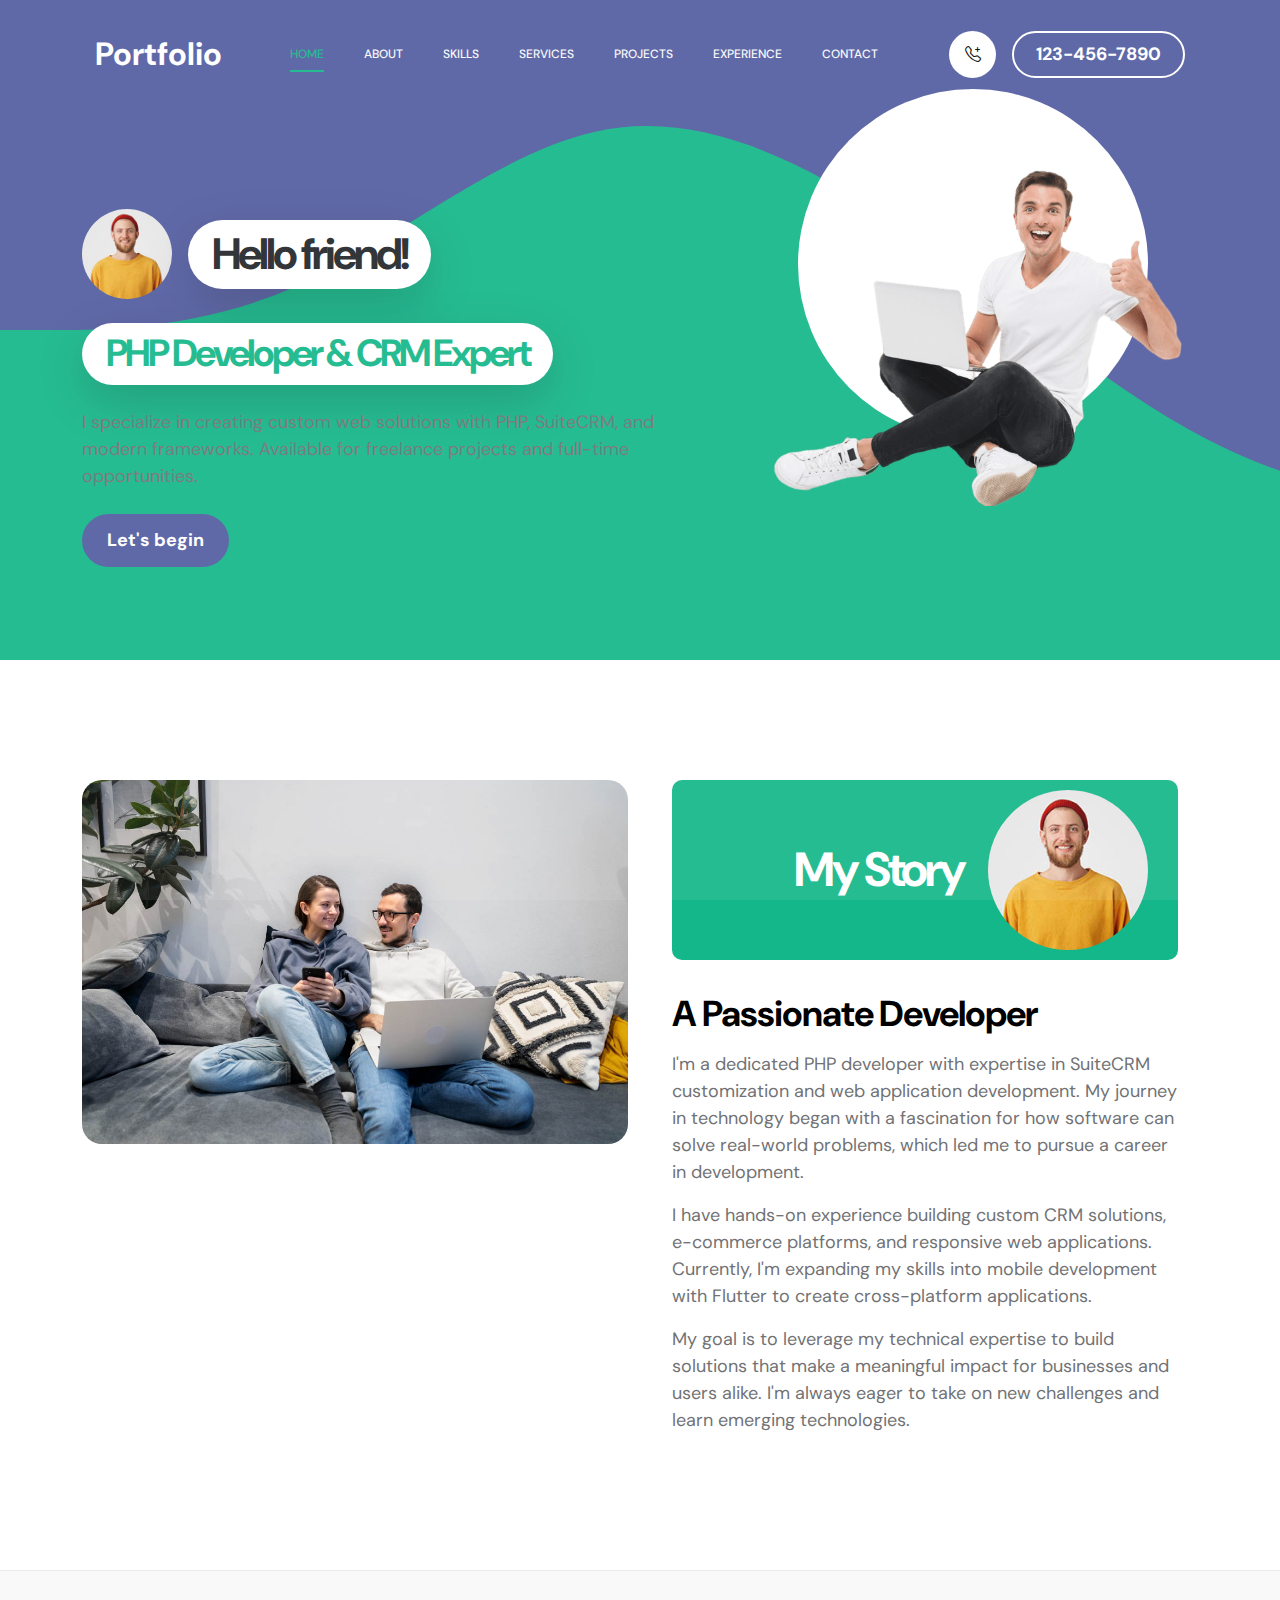
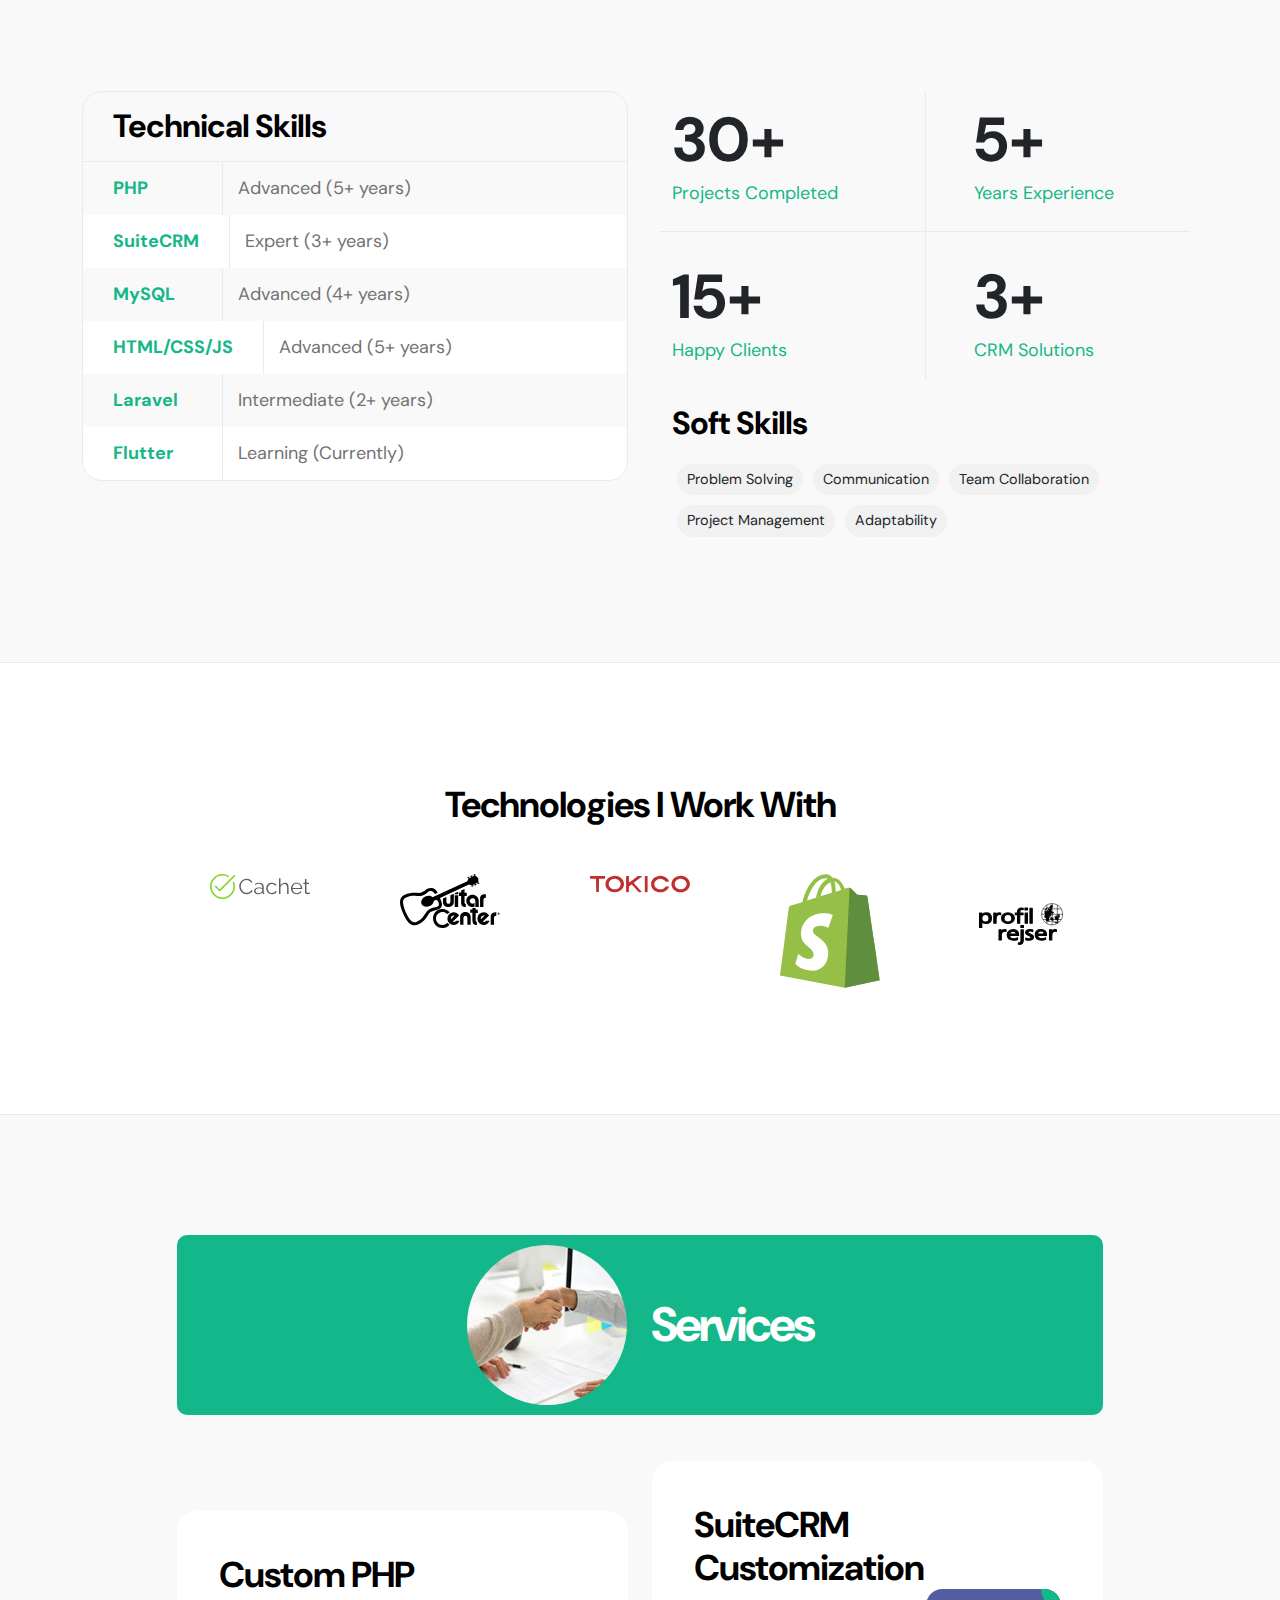
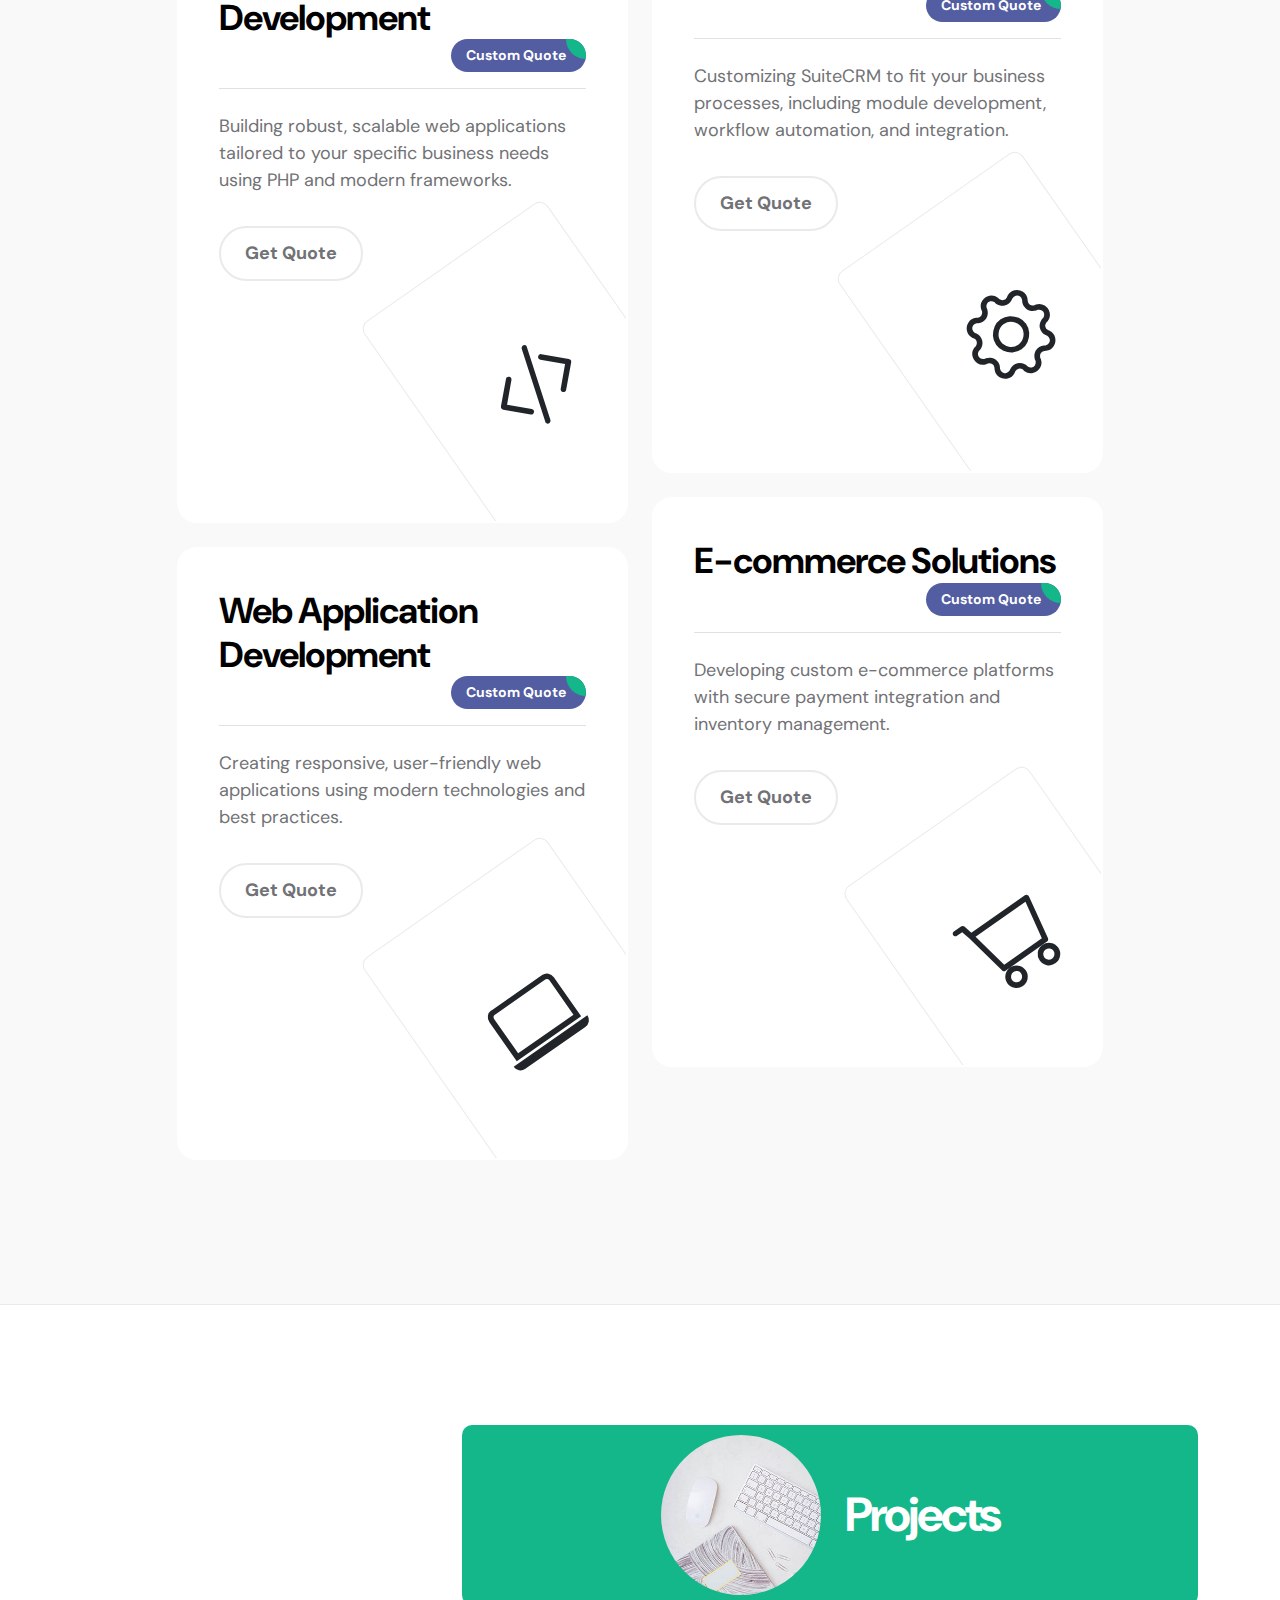
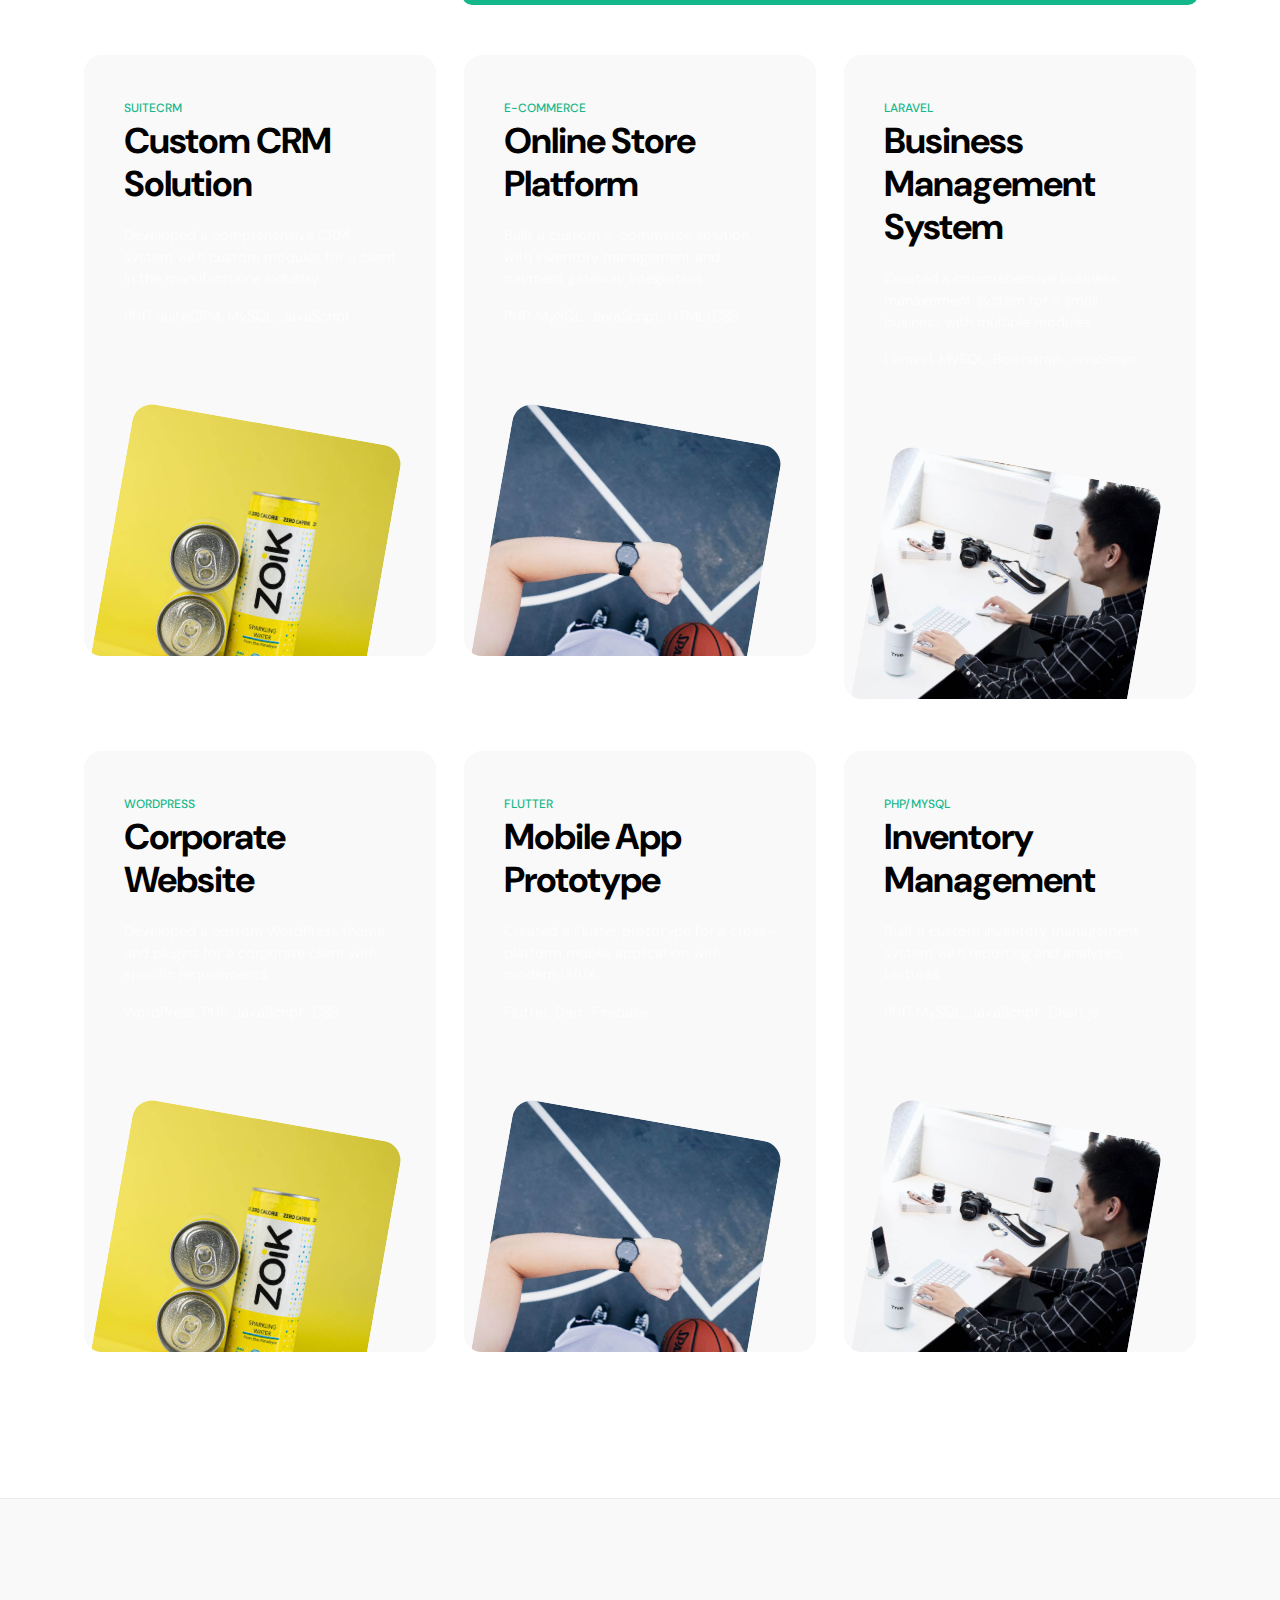
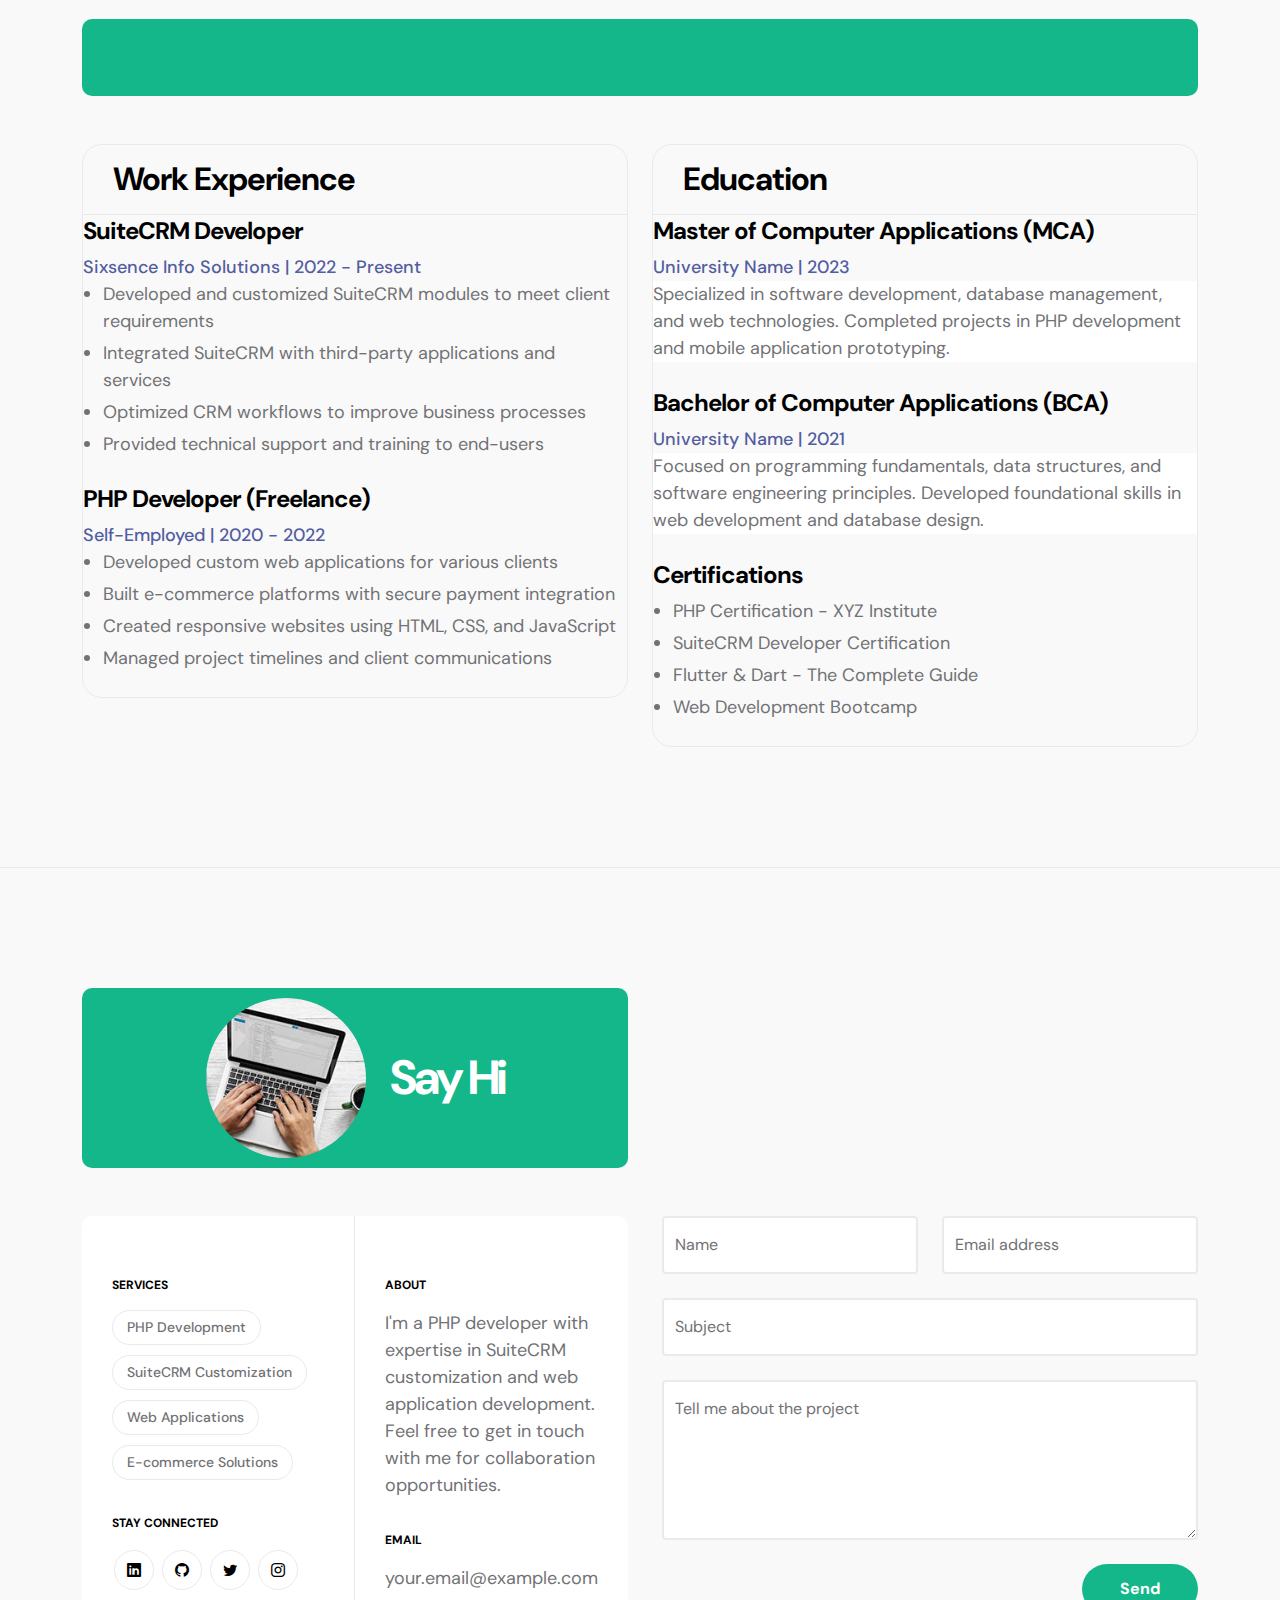
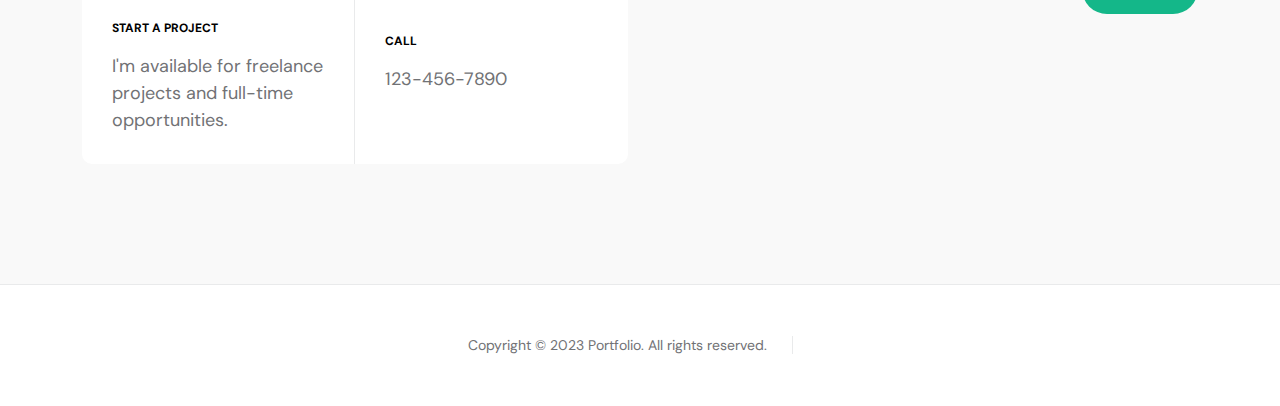
<file: devswetaparmar/index.html>
<!doctype html>
<html lang="en">
    <head>
        <meta charset="utf-8">
        <meta name="viewport" content="width=device-width, initial-scale=1">

        <meta name="description" content="">
        <meta name="author" content="TemplateMo">

        <title>PHP Developer & CRM Expert Portfolio</title>

        <!-- CSS FILES -->
        <link rel="preconnect" href="https://fonts.googleapis.com">
        
        <link rel="preconnect" href="https://fonts.gstatic.com" crossorigin>
        
        <link href="https://fonts.googleapis.com/css2?family=DM+Sans:wght@400;500;700&display=swap" rel="stylesheet">

        <link href="css/bootstrap.min.css" rel="stylesheet">

        <link href="css/bootstrap-icons.css" rel="stylesheet">

        <link href="css/magnific-popup.css" rel="stylesheet">

        <link href="css/templatemo-first-portfolio-style.css" rel="stylesheet">
    </head>
    
    <body>

        <section class="preloader">
            <div class="spinner">
                <span class="spinner-rotate"></span>    
            </div>
        </section>

        <nav class="navbar navbar-expand-lg">
            <div class="container">

                <button class="navbar-toggler" type="button" data-bs-toggle="collapse" data-bs-target="#navbarNav" aria-controls="navbarNav" aria-expanded="false" aria-label="Toggle navigation">
                    <span class="navbar-toggler-icon"></span>
                </button>

                <a href="index.html" class="navbar-brand mx-auto mx-lg-0">Portfolio</a>

                <div class="d-flex align-items-center d-lg-none">
                    <i class="navbar-icon bi-telephone-plus me-3"></i>
                    <a class="custom-btn btn" href="#section_5">
                        123-456-7890
                    </a>
                </div>

                <div class="collapse navbar-collapse" id="navbarNav">
                    <ul class="navbar-nav ms-lg-5">
                        <li class="nav-item">
                            <a class="nav-link click-scroll" href="#section_1">Home</a>
                        </li>

                        <li class="nav-item">
                            <a class="nav-link click-scroll" href="#section_2">About</a>
                        </li>

                        <li class="nav-item">
                            <a class="nav-link click-scroll" href="#section_3">Skills</a>
                        </li>

                        <li class="nav-item">
                            <a class="nav-link click-scroll" href="#section_4">Services</a>
                        </li>

                        <li class="nav-item">
                            <a class="nav-link click-scroll" href="#section_5">Projects</a>
                        </li>

                        <li class="nav-item">
                            <a class="nav-link click-scroll" href="#section_6">Experience</a>
                        </li>

                        <li class="nav-item">
                            <a class="nav-link click-scroll" href="#section_7">Contact</a>
                        </li>
                    </ul>

                    <div class="d-lg-flex align-items-center d-none ms-auto">
                        <i class="navbar-icon bi-telephone-plus me-3"></i>
                        <a class="custom-btn btn" href="#section_7">
                            123-456-7890
                        </a>
                    </div>
                </div>

            </div>
        </nav>

        <main>

            <section class="hero d-flex justify-content-center align-items-center" id="section_1">
                <div class="container">
                    <div class="row">

                        <div class="col-lg-7 col-12">
                            <div class="hero-text">
                                <div class="hero-title-wrap d-flex align-items-center mb-4">
                                    <img src="images/happy-bearded-young-man.jpg" class="avatar-image avatar-image-large img-fluid" alt="">

                                    <h1 class="hero-title ms-3 mb-0">Hello friend!</h1>
                                </div>

                                <h2 class="mb-4">PHP Developer & CRM Expert</h2>
                                <p class="mb-4">I specialize in creating custom web solutions with PHP, SuiteCRM, and modern frameworks. Available for freelance projects and full-time opportunities.</p>
                                <p class="mb-4"><a class="custom-btn btn custom-link" href="#section_2">Let's begin</a></p>
                            </div>
                        </div>

                        <div class="col-lg-5 col-12 position-relative">
                            <div class="hero-image-wrap"></div>
                            <img src="images/portrait-happy-excited-man-holding-laptop-computer.png" class="hero-image img-fluid" alt="">
                        </div>

                    </div>
                </div>

                <svg xmlns="http://www.w3.org/2000/svg" viewBox="0 0 1440 320"><path fill="#535da1" fill-opacity="1" d="M0,160L24,160C48,160,96,160,144,138.7C192,117,240,75,288,64C336,53,384,75,432,106.7C480,139,528,181,576,208C624,235,672,245,720,240C768,235,816,213,864,186.7C912,160,960,128,1008,133.3C1056,139,1104,181,1152,202.7C1200,224,1248,224,1296,197.3C1344,171,1392,117,1416,90.7L1440,64L1440,0L1416,0C1392,0,1344,0,1296,0C1248,0,1200,0,1152,0C1104,0,1056,0,1008,0C960,0,912,0,864,0C816,0,768,0,720,0C672,0,624,0,576,0C528,0,480,0,432,0C384,0,336,0,288,0C240,0,192,0,144,0C96,0,48,0,24,0L0,0Z"></path></svg>
            </section>


            <section class="about section-padding" id="section_2">
                <div class="container">
                    <div class="row">

                        <div class="col-lg-6 col-12">
                            <img src="images/couple-working-from-home-together-sofa.jpg" class="about-image img-fluid" alt="">
                        </div>

                        <div class="col-lg-6 col-12 mt-5 mt-lg-0">
                            <div class="about-thumb">

                                <div class="section-title-wrap d-flex justify-content-end align-items-center mb-4">
                                    <h2 class="text-white me-4 mb-0">My Story</h2>

                                    <img src="images/happy-bearded-young-man.jpg" class="avatar-image img-fluid" alt="">
                                </div>

                                <h3 class="pt-2 mb-3">A Passionate Developer</h3>

                                <p>I'm a dedicated PHP developer with expertise in SuiteCRM customization and web application development. My journey in technology began with a fascination for how software can solve real-world problems, which led me to pursue a career in development.</p>

                                <p>I have hands-on experience building custom CRM solutions, e-commerce platforms, and responsive web applications. Currently, I'm expanding my skills into mobile development with Flutter to create cross-platform applications.</p>
                                
                                <p>My goal is to leverage my technical expertise to build solutions that make a meaningful impact for businesses and users alike. I'm always eager to take on new challenges and learn emerging technologies.</p>
                            </div>
                        </div>

                    </div>
                </div>
            </section>

            <!-- Skills Section -->
            <section class="featured section-padding" id="section_3">
                <div class="container">
                    <div class="row">

                        <div class="col-lg-6 col-12">
                            <div class="profile-thumb">
                                <div class="profile-title">
                                    <h4 class="mb-0">Technical Skills</h4>
                                </div>

                                <div class="profile-body">
                                    <p>
                                        <span class="profile-small-title">PHP</span> 
                                        <span>Advanced (5+ years)</span>
                                    </p>

                                    <p>
                                        <span class="profile-small-title">SuiteCRM</span> 
                                        <span>Expert (3+ years)</span>
                                    </p>

                                    <p>
                                        <span class="profile-small-title">MySQL</span> 
                                        <span>Advanced (4+ years)</span>
                                    </p>

                                    <p>
                                        <span class="profile-small-title">HTML/CSS/JS</span> 
                                        <span>Advanced (5+ years)</span>
                                    </p>
                                    
                                    <p>
                                        <span class="profile-small-title">Laravel</span> 
                                        <span>Intermediate (2+ years)</span>
                                    </p>
                                    
                                    <p>
                                        <span class="profile-small-title">Flutter</span> 
                                        <span>Learning (Currently)</span>
                                    </p>
                                </div>
                            </div>
                        </div>

                        <div class="col-lg-6 col-12 mt-5 mt-lg-0">
                            <div class="about-thumb">
                                <div class="row">
                                    <div class="col-lg-6 col-6 featured-border-bottom py-2">
                                        <strong class="featured-numbers">30+</strong>

                                        <p class="featured-text">Projects Completed</p>
                                    </div>

                                    <div class="col-lg-6 col-6 featured-border-start featured-border-bottom ps-5 py-2">
                                        <strong class="featured-numbers">5+</strong>

                                        <p class="featured-text">Years Experience</p>
                                    </div>

                                    <div class="col-lg-6 col-6 pt-4">
                                        <strong class="featured-numbers">15+</strong>

                                        <p class="featured-text">Happy Clients</p>
                                    </div>

                                    <div class="col-lg-6 col-6 featured-border-start ps-5 pt-4">
                                        <strong class="featured-numbers">3+</strong>

                                        <p class="featured-text">CRM Solutions</p>
                                    </div>
                                </div>
                                
                                <div class="mt-4">
                                    <h4>Soft Skills</h4>
                                    <div class="d-flex flex-wrap mt-3">
                                        <span class="skill-tag">Problem Solving</span>
                                        <span class="skill-tag">Communication</span>
                                        <span class="skill-tag">Team Collaboration</span>
                                        <span class="skill-tag">Project Management</span>
                                        <span class="skill-tag">Adaptability</span>
                                    </div>
                                </div>
                            </div>
                        </div>

                    </div>
                </div>
            </section>


            <section class="clients section-padding">
                <div class="container">
                    <div class="row align-items-center">

                        <div class="col-lg-12 col-12">
                            <h3 class="text-center mb-5">Technologies I Work With</h3>
                        </div>

                        <div class="col-lg-2 col-4 ms-auto clients-item-height">
                            <img src="images/clients/cachet.svg" class="clients-image img-fluid" alt="PHP">
                        </div>

                        <div class="col-lg-2 col-4 clients-item-height">
                            <img src="images/clients/guitar-center.svg" class="clients-image img-fluid" alt="SuiteCRM">
                        </div>

                        <div class="col-lg-2 col-4 clients-item-height">
                            <img src="images/clients/tokico.svg" class="clients-image img-fluid" alt="MySQL">
                        </div>

                        <div class="col-lg-2 col-4 clients-item-height">
                            <img src="images/clients/shopify.svg" class="clients-image img-fluid" alt="Laravel">
                        </div>

                        <div class="col-lg-2 col-4 me-auto clients-item-height">
                            <img src="images/clients/profil-rejser.svg" class="clients-image img-fluid" alt="Flutter">
                        </div>

                    </div>
                </div>
            </section>


            <section class="services section-padding" id="section_4">
                <div class="container">
                    <div class="row">

                        <div class="col-lg-10 col-12 mx-auto">
                            <div class="section-title-wrap d-flex justify-content-center align-items-center mb-5">
                                <img src="images/handshake-man-woman-after-signing-business-contract-closeup.jpg" class="avatar-image img-fluid" alt="">

                                <h2 class="text-white ms-4 mb-0">Services</h2>
                            </div>

                            <div class="row pt-lg-5">
                                <div class="col-lg-6 col-12">
                                    <div class="services-thumb">
                                        <div class="d-flex flex-wrap align-items-center border-bottom mb-4 pb-3">
                                            <h3 class="mb-0">Custom PHP Development</h3>

                                            <div class="services-price-wrap ms-auto">
                                                <p class="services-price-text mb-0">Custom Quote</p>
                                                <div class="services-price-overlay"></div>
                                            </div>
                                        </div>

                                        <p>Building robust, scalable web applications tailored to your specific business needs using PHP and modern frameworks.</p>

                                        <a href="#section_7" class="custom-btn custom-border-btn btn mt-3">Get Quote</a>

                                        <div class="services-icon-wrap d-flex justify-content-center align-items-center">
                                            <i class="services-icon bi-code-slash"></i>
                                        </div>
                                    </div>
                                </div>

                                <div class="col-lg-6 col-12">
                                    <div class="services-thumb services-thumb-up">
                                        <div class="d-flex flex-wrap align-items-center border-bottom mb-4 pb-3">
                                            <h3 class="mb-0">SuiteCRM Customization</h3>

                                            <div class="services-price-wrap ms-auto">
                                                <p class="services-price-text mb-0">Custom Quote</p>
                                                <div class="services-price-overlay"></div>
                                            </div>
                                        </div>

                                        <p>Customizing SuiteCRM to fit your business processes, including module development, workflow automation, and integration.</p>

                                        <a href="#section_7" class="custom-btn custom-border-btn btn mt-3">Get Quote</a>

                                        <div class="services-icon-wrap d-flex justify-content-center align-items-center">
                                            <i class="services-icon bi-gear"></i>
                                        </div>
                                    </div>
                                </div>

                                <div class="col-lg-6 col-12">
                                    <div class="services-thumb">
                                        <div class="d-flex flex-wrap align-items-center border-bottom mb-4 pb-3">
                                            <h3 class="mb-0">Web Application Development</h3>

                                            <div class="services-price-wrap ms-auto">
                                                <p class="services-price-text mb-0">Custom Quote</p>
                                                <div class="services-price-overlay"></div>
                                            </div>
                                        </div>

                                        <p>Creating responsive, user-friendly web applications using modern technologies and best practices.</p>

                                        <a href="#section_7" class="custom-btn custom-border-btn btn mt-3">Get Quote</a>

                                        <div class="services-icon-wrap d-flex justify-content-center align-items-center">
                                            <i class="services-icon bi-laptop"></i>
                                        </div>
                                    </div>
                                </div>

                                <div class="col-lg-6 col-12">
                                    <div class="services-thumb services-thumb-up">
                                        <div class="d-flex flex-wrap align-items-center border-bottom mb-4 pb-3">
                                            <h3 class="mb-0">E-commerce Solutions</h3>

                                            <div class="services-price-wrap ms-auto">
                                                <p class="services-price-text mb-0">Custom Quote</p>
                                                <div class="services-price-overlay"></div>
                                            </div>
                                        </div>

                                        <p>Developing custom e-commerce platforms with secure payment integration and inventory management.</p>

                                        <a href="#section_7" class="custom-btn custom-border-btn btn mt-3">Get Quote</a>

                                        <div class="services-icon-wrap d-flex justify-content-center align-items-center">
                                            <i class="services-icon bi-cart"></i>
                                        </div>
                                    </div>
                                </div>
                            </div>
                        </div>
                    </div>
                </div>
            </section>


            <section class="projects section-padding" id="section_5">
                <div class="container">
                    <div class="row">

                        <div class="col-lg-8 col-md-8 col-12 ms-auto">
                            <div class="section-title-wrap d-flex justify-content-center align-items-center mb-4">
                                <img src="images/white-desk-work-study-aesthetics.jpg" class="avatar-image img-fluid" alt="">

                                <h2 class="text-white ms-4 mb-0">Projects</h2>
                            </div>
                        </div>

                        <div class="clearfix"></div>

                        <div class="col-lg-4 col-md-6 col-12">
                            <div class="projects-thumb">
                                <div class="projects-info">
                                    <small class="projects-tag">SuiteCRM</small>

                                    <h3 class="projects-title">Custom CRM Solution</h3>
                                    <p class="projects-description">Developed a comprehensive CRM system with custom modules for a client in the manufacturing industry.</p>
                                    <p class="projects-tech">PHP, SuiteCRM, MySQL, JavaScript</p>
                                </div>

                                <a href="images/projects/nikhil-KO4io-eCAXA-unsplash.jpg" class="popup-image">
                                    <img src="images/projects/nikhil-KO4io-eCAXA-unsplash.jpg" class="projects-image img-fluid" alt="">
                                </a>
                            </div>
                        </div>

                        <div class="col-lg-4 col-md-6 col-12">
                            <div class="projects-thumb">
                                <div class="projects-info">
                                    <small class="projects-tag">E-commerce</small>

                                    <h3 class="projects-title">Online Store Platform</h3>
                                    <p class="projects-description">Built a custom e-commerce solution with inventory management and payment gateway integration.</p>
                                    <p class="projects-tech">PHP, MySQL, JavaScript, HTML/CSS</p>
                                </div>

                                <a href="images/projects/the-5th-IQYR7N67dhM-unsplash.jpg" class="popup-image">
                                    <img src="images/projects/the-5th-IQYR7N67dhM-unsplash.jpg" class="projects-image img-fluid" alt="">
                                </a>
                            </div>
                        </div>

                        <div class="col-lg-4 col-md-6 col-12">
                            <div class="projects-thumb">
                                <div class="projects-info">
                                    <small class="projects-tag">Laravel</small>

                                    <h3 class="projects-title">Business Management System</h3>
                                    <p class="projects-description">Created a comprehensive business management system for a small business with multiple modules.</p>
                                    <p class="projects-tech">Laravel, MySQL, Bootstrap, JavaScript</p>
                                </div>

                                <a href="images/projects/true-agency-9Bjog5FZ-oc-unsplash.jpg" class="popup-image">
                                    <img src="images/projects/true-agency-9Bjog5FZ-oc-unsplash.jpg" class="projects-image img-fluid" alt="">
                                </a>
                            </div>
                        </div>
                        
                        <div class="col-lg-4 col-md-6 col-12">
                            <div class="projects-thumb">
                                <div class="projects-info">
                                    <small class="projects-tag">WordPress</small>

                                    <h3 class="projects-title">Corporate Website</h3>
                                    <p class="projects-description">Developed a custom WordPress theme and plugins for a corporate client with specific requirements.</p>
                                    <p class="projects-tech">WordPress, PHP, JavaScript, CSS</p>
                                </div>

                                <a href="images/projects/nikhil-KO4io-eCAXA-unsplash.jpg" class="popup-image">
                                    <img src="images/projects/nikhil-KO4io-eCAXA-unsplash.jpg" class="projects-image img-fluid" alt="">
                                </a>
                            </div>
                        </div>

                        <div class="col-lg-4 col-md-6 col-12">
                            <div class="projects-thumb">
                                <div class="projects-info">
                                    <small class="projects-tag">Flutter</small>

                                    <h3 class="projects-title">Mobile App Prototype</h3>
                                    <p class="projects-description">Created a Flutter prototype for a cross-platform mobile application with modern UI/UX.</p>
                                    <p class="projects-tech">Flutter, Dart, Firebase</p>
                                </div>

                                <a href="images/projects/the-5th-IQYR7N67dhM-unsplash.jpg" class="popup-image">
                                    <img src="images/projects/the-5th-IQYR7N67dhM-unsplash.jpg" class="projects-image img-fluid" alt="">
                                </a>
                            </div>
                        </div>

                        <div class="col-lg-4 col-md-6 col-12">
                            <div class="projects-thumb">
                                <div class="projects-info">
                                    <small class="projects-tag">PHP/MySQL</small>

                                    <h3 class="projects-title">Inventory Management</h3>
                                    <p class="projects-description">Built a custom inventory management system with reporting and analytics features.</p>
                                    <p class="projects-tech">PHP, MySQL, JavaScript, Chart.js</p>
                                </div>

                                <a href="images/projects/true-agency-9Bjog5FZ-oc-unsplash.jpg" class="popup-image">
                                    <img src="images/projects/true-agency-9Bjog5FZ-oc-unsplash.jpg" class="projects-image img-fluid" alt="">
                                </a>
                            </div>
                        </div>

                    </div>
                </div>
            </section>

            <!-- Experience Section -->
            <section class="featured section-padding" id="section_6">
                <div class="container">
                    <div class="row">

                        <div class="col-lg-12 col-12">
                            <div class="section-title-wrap d-flex justify-content-center align-items-center mb-5">
                                <h2 class="me-4 mb-0">Experience & Education</h2>
                            </div>
                        </div>

                        <div class="col-lg-6 col-12">
                            <div class="profile-thumb">
                                <div class="profile-title">
                                    <h4 class="mb-0">Work Experience</h4>
                                </div>

                                <div class="profile-body">
                                    <div class="experience-item">
                                        <h5>SuiteCRM Developer</h5>
                                        <p class="experience-company">Sixsence Info Solutions | 2022 - Present</p>
                                        <ul>
                                            <li>Developed and customized SuiteCRM modules to meet client requirements</li>
                                            <li>Integrated SuiteCRM with third-party applications and services</li>
                                            <li>Optimized CRM workflows to improve business processes</li>
                                            <li>Provided technical support and training to end-users</li>
                                        </ul>
                                    </div>
                                    
                                    <div class="experience-item mt-4">
                                        <h5>PHP Developer (Freelance)</h5>
                                        <p class="experience-company">Self-Employed | 2020 - 2022</p>
                                        <ul>
                                            <li>Developed custom web applications for various clients</li>
                                            <li>Built e-commerce platforms with secure payment integration</li>
                                            <li>Created responsive websites using HTML, CSS, and JavaScript</li>
                                            <li>Managed project timelines and client communications</li>
                                        </ul>
                                    </div>
                                </div>
                            </div>
                        </div>

                        <div class="col-lg-6 col-12 mt-5 mt-lg-0">
                            <div class="profile-thumb">
                                <div class="profile-title">
                                    <h4 class="mb-0">Education</h4>
                                </div>

                                <div class="profile-body">
                                    <div class="education-item">
                                        <h5>Master of Computer Applications (MCA)</h5>
                                        <p class="education-institute">University Name | 2023</p>
                                        <p>Specialized in software development, database management, and web technologies. Completed projects in PHP development and mobile application prototyping.</p>
                                    </div>
                                    
                                    <div class="education-item mt-4">
                                        <h5>Bachelor of Computer Applications (BCA)</h5>
                                        <p class="education-institute">University Name | 2021</p>
                                        <p>Focused on programming fundamentals, data structures, and software engineering principles. Developed foundational skills in web development and database design.</p>
                                    </div>
                                    
                                    <div class="education-item mt-4">
                                        <h5>Certifications</h5>
                                        <ul>
                                            <li>PHP Certification - XYZ Institute</li>
                                            <li>SuiteCRM Developer Certification</li>
                                            <li>Flutter & Dart - The Complete Guide</li>
                                            <li>Web Development Bootcamp</li>
                                        </ul>
                                    </div>
                                </div>
                            </div>
                        </div>

                    </div>
                </div>
            </section>

            <section class="contact section-padding" id="section_7">
                    <div class="container">
                        <div class="row">

                            <div class="col-lg-6 col-md-8 col-12">
                                <div class="section-title-wrap d-flex justify-content-center align-items-center mb-5">
                                    <img src="images/aerial-view-man-using-computer-laptop-wooden-table.jpg" class="avatar-image img-fluid" alt="">

                                    <h2 class="text-white ms-4 mb-0">Say Hi</h2>
                                </div>
                            </div>

                            <div class="clearfix"></div>

                            <div class="col-lg-3 col-md-6 col-12 pe-lg-0">
                                <div class="contact-info contact-info-border-start d-flex flex-column">
                                    <strong class="site-footer-title d-block mb-3">Services</strong>

                                    <ul class="footer-menu">
                                        <li class="footer-menu-item"><a href="#section_4" class="footer-menu-link">PHP Development</a></li>

                                        <li class="footer-menu-item"><a href="#section_4" class="footer-menu-link">SuiteCRM Customization</a></li>

                                        <li class="footer-menu-item"><a href="#section_4" class="footer-menu-link">Web Applications</a></li>

                                        <li class="footer-menu-item"><a href="#section_4" class="footer-menu-link">E-commerce Solutions</a></li>
                                    </ul>

                                    <strong class="site-footer-title d-block mt-4 mb-3">Stay connected</strong>

                                    <ul class="social-icon">
                                        <li class="social-icon-item"><a href="#" class="social-icon-link bi-linkedin"></a></li>

                                        <li class="social-icon-item"><a href="#" class="social-icon-link bi-github"></a></li>

                                        <li class="social-icon-item"><a href="#" class="social-icon-link bi-twitter"></a></li>

                                        <li class="social-icon-item"><a href="#" class="social-icon-link bi-instagram"></a></li>
                                    </ul>

                                    <strong class="site-footer-title d-block mt-4 mb-3">Start a project</strong>

                                    <p class="mb-0">I'm available for freelance projects and full-time opportunities.</p>
                                </div>
                            </div>

                            <div class="col-lg-3 col-md-6 col-12 ps-lg-0">
                                <div class="contact-info d-flex flex-column">
                                    <strong class="site-footer-title d-block mb-3">About</strong>

                                    <p class="mb-2">
                                        I'm a PHP developer with expertise in SuiteCRM customization and web application development. Feel free to get in touch with me for collaboration opportunities.
                              </p>

                                    <strong class="site-footer-title d-block mt-4 mb-3">Email</strong>

                                    <p>
                                        <a href="mailto:your.email@example.com">
                                            your.email@example.com
                                        </a>
                                    </p>

                                    <strong class="site-footer-title d-block mt-4 mb-3">Call</strong>

                                    <p class="mb-0">
                                        <a href="tel: 123-456-7890">
                                            123-456-7890
                                        </a>
                                    </p>
                                </div>
                            </div>

                            <div class="col-lg-6 col-12 mt-5 mt-lg-0">
                                <form action="#" method="get" class="custom-form contact-form" role="form">
                                    <div class="row">
                                        <div class="col-lg-6 col-md-6 col-12">
                                            <div class="form-floating">
                                                <input type="text" name="name" id="name" class="form-control" placeholder="Name" required="">
                                                
                                                <label for="floatingInput">Name</label>
                                            </div>
                                        </div>

                                        <div class="col-lg-6 col-md-6 col-12"> 
                                            <div class="form-floating">
                                                <input type="email" name="email" id="email" pattern="[^ @]*@[^ @]*" class="form-control" placeholder="Email address" required="">
                                                
                                                <label for="floatingInput">Email address</label>
                                            </div>
                                        </div>

                                        <div class="col-lg-12 col-12">
                                            <div class="form-floating">
                                                <input type="text" name="subject" id="subject" class="form-control" placeholder="Subject" required="">
                                                
                                                <label for="floatingInput">Subject</label>
                                            </div>
                                        </div>

                                        <div class="col-lg-12 col-12">
                                            <div class="form-floating">
                                                <textarea class="form-control" id="message" name="message" placeholder="Tell me about the project" style="height: 160px;"></textarea>
                                                
                                                <label for="floatingTextarea">Tell me about the project</label>
                                            </div>
                                        </div>

                                        <div class="col-lg-3 col-12 ms-auto">
                                            <button type="submit" class="form-control">Send</button>
                                        </div>

                                    </div>
                                </form>
                            </div>

                        </div>
                    </div>
                </div>
            </section>

        </main>

        <footer class="site-footer">
            <div class="container">
                <div class="row">

                    <div class="col-lg-12 col-12">
                        <div class="copyright-text-wrap">
                            <p class="mb-0">
                                <span class="copyright-text">Copyright © 2023 Portfolio. All rights reserved.</span>
                            </p>
                        </div>
                    </div>

                </div>
            </div>
        </footer>

        <!-- JAVASCRIPT FILES -->
        <script src="js/jquery.min.js"></script>
        <script src="js/bootstrap.min.js"></script>
        <script src="js/jquery.sticky.js"></script>
        <script src="js/click-scroll.js"></script>
        <script src="js/jquery.magnific-popup.min.js"></script>
        <script src="js/magnific-popup-options.js"></script>
        <script src="js/custom.js"></script>

        <style>
            /* Additional styles to enhance the original template */
            .skill-tag {
                background-color: #f1f1f1;
                padding: 5px 10px;
                border-radius: 20px;
                margin: 5px;
                font-size: 0.9rem;
                display: inline-block;
            }
            
            .projects-description, .projects-tech {
                font-size: 0.9rem;
                margin-top: 5px;
                color: rgba(255,255,255,0.8);
            }
            
            .experience-item, .education-item {
                margin-bottom: 25px;
            }
            
            .experience-company, .education-institute {
                color: #535da1;
                font-weight: 500;
                margin-bottom: 5px;
            }
            
            .experience-item ul, .education-item ul {
                padding-left: 20px;
            }
            
            .experience-item li, .education-item li {
                margin-bottom: 5px;
            }
        </style>

    </body>
</html>
</file>
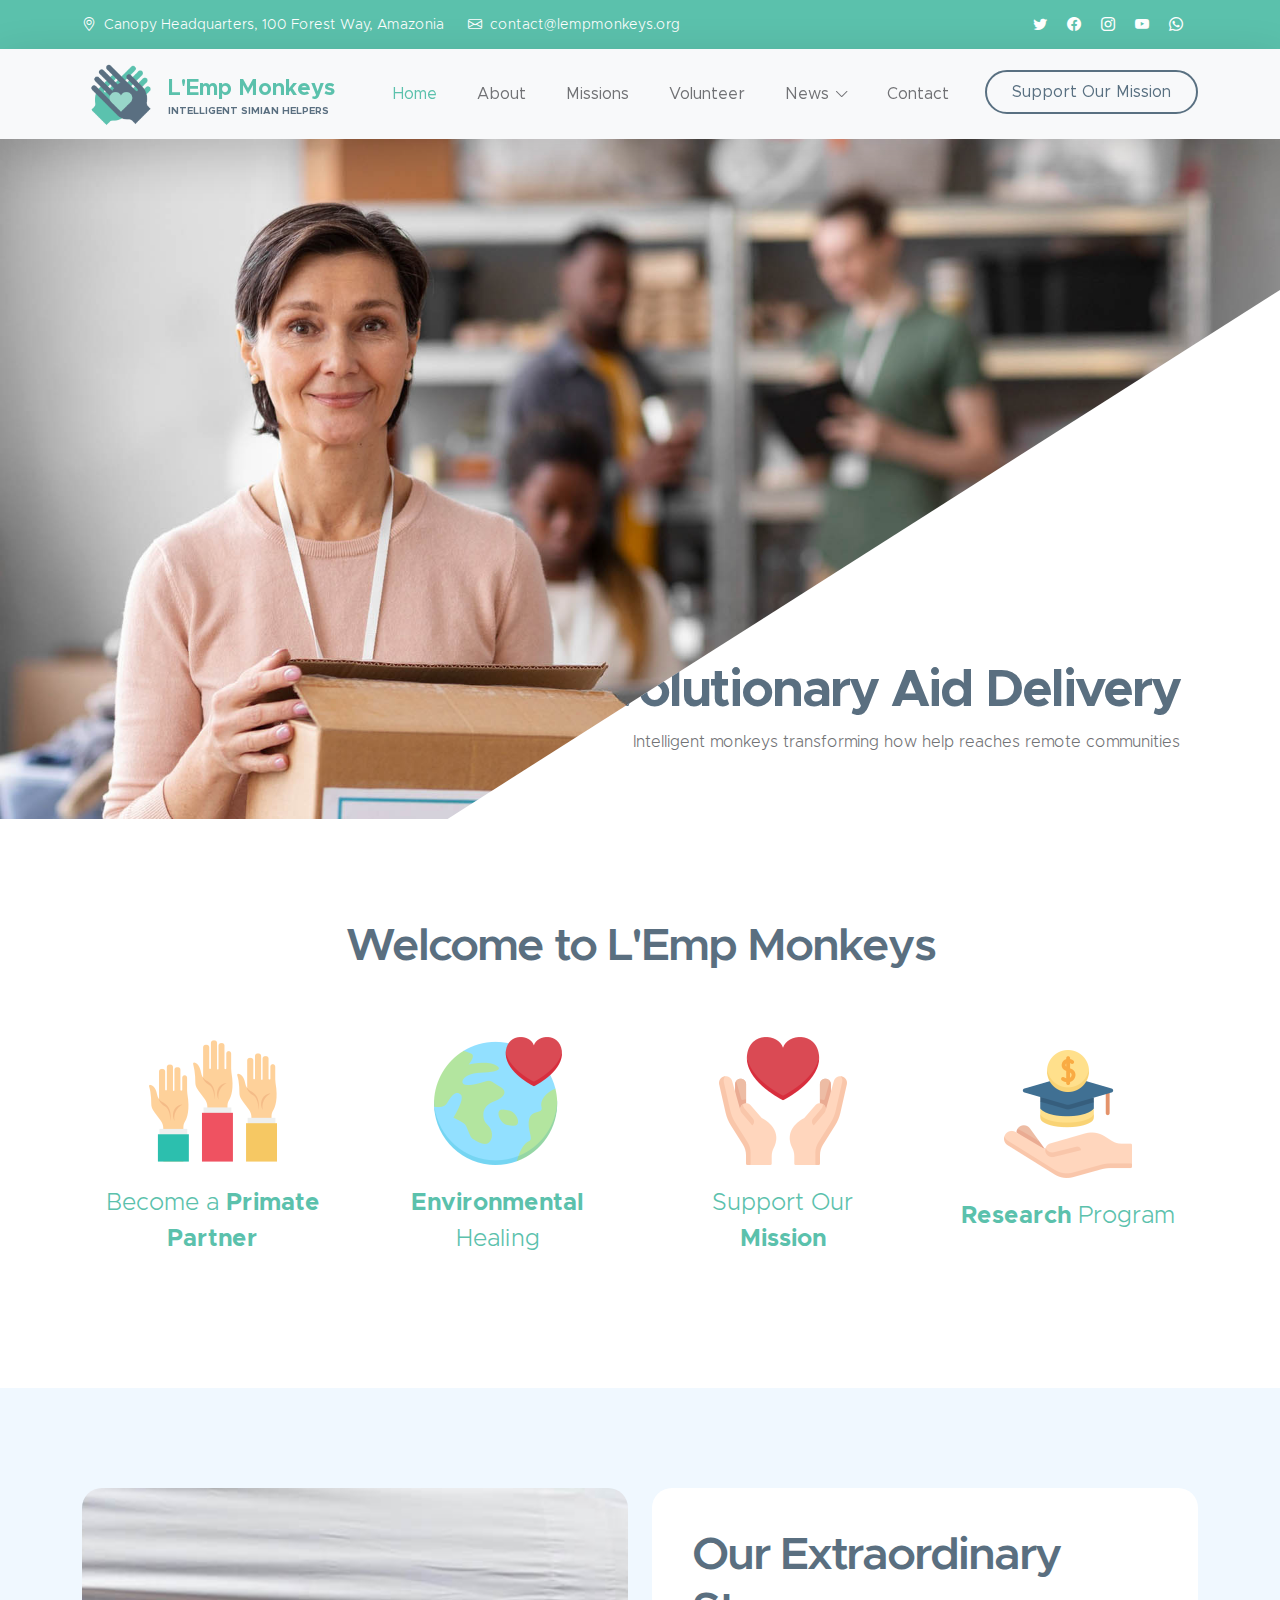
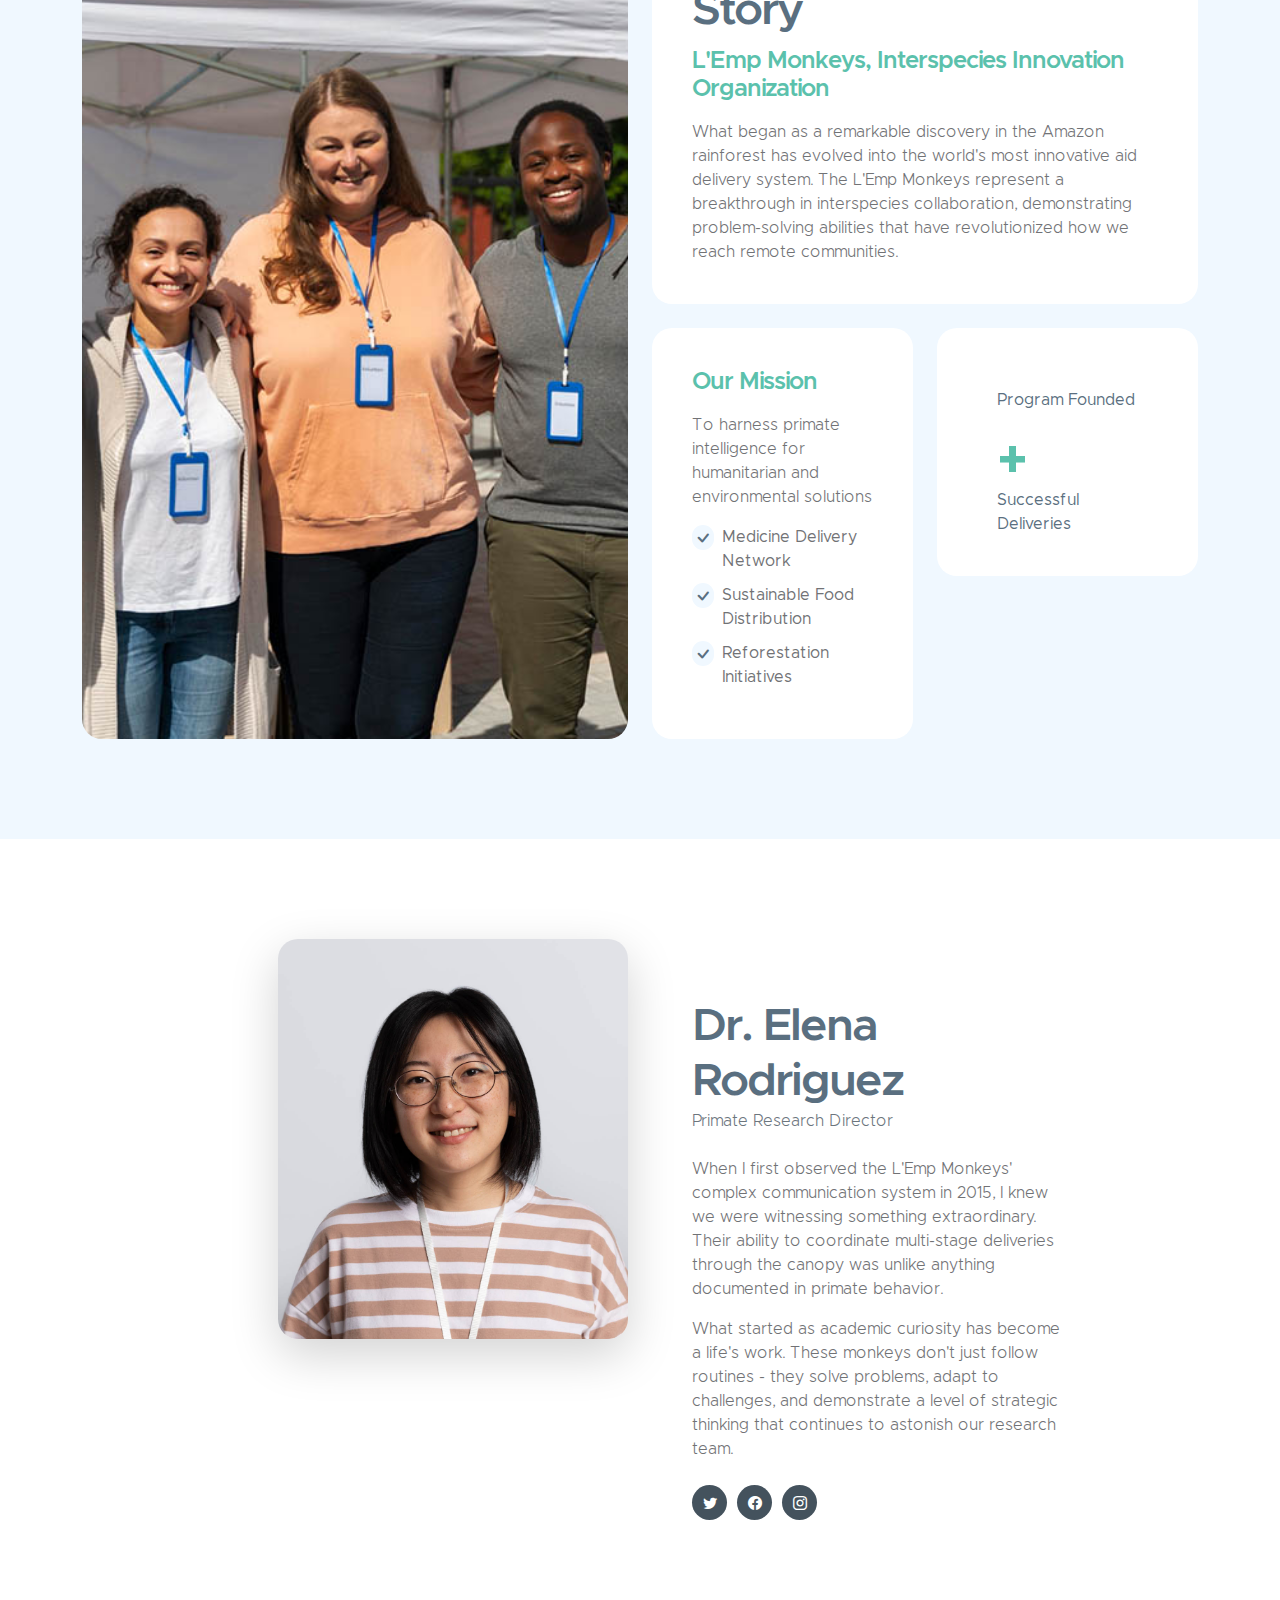
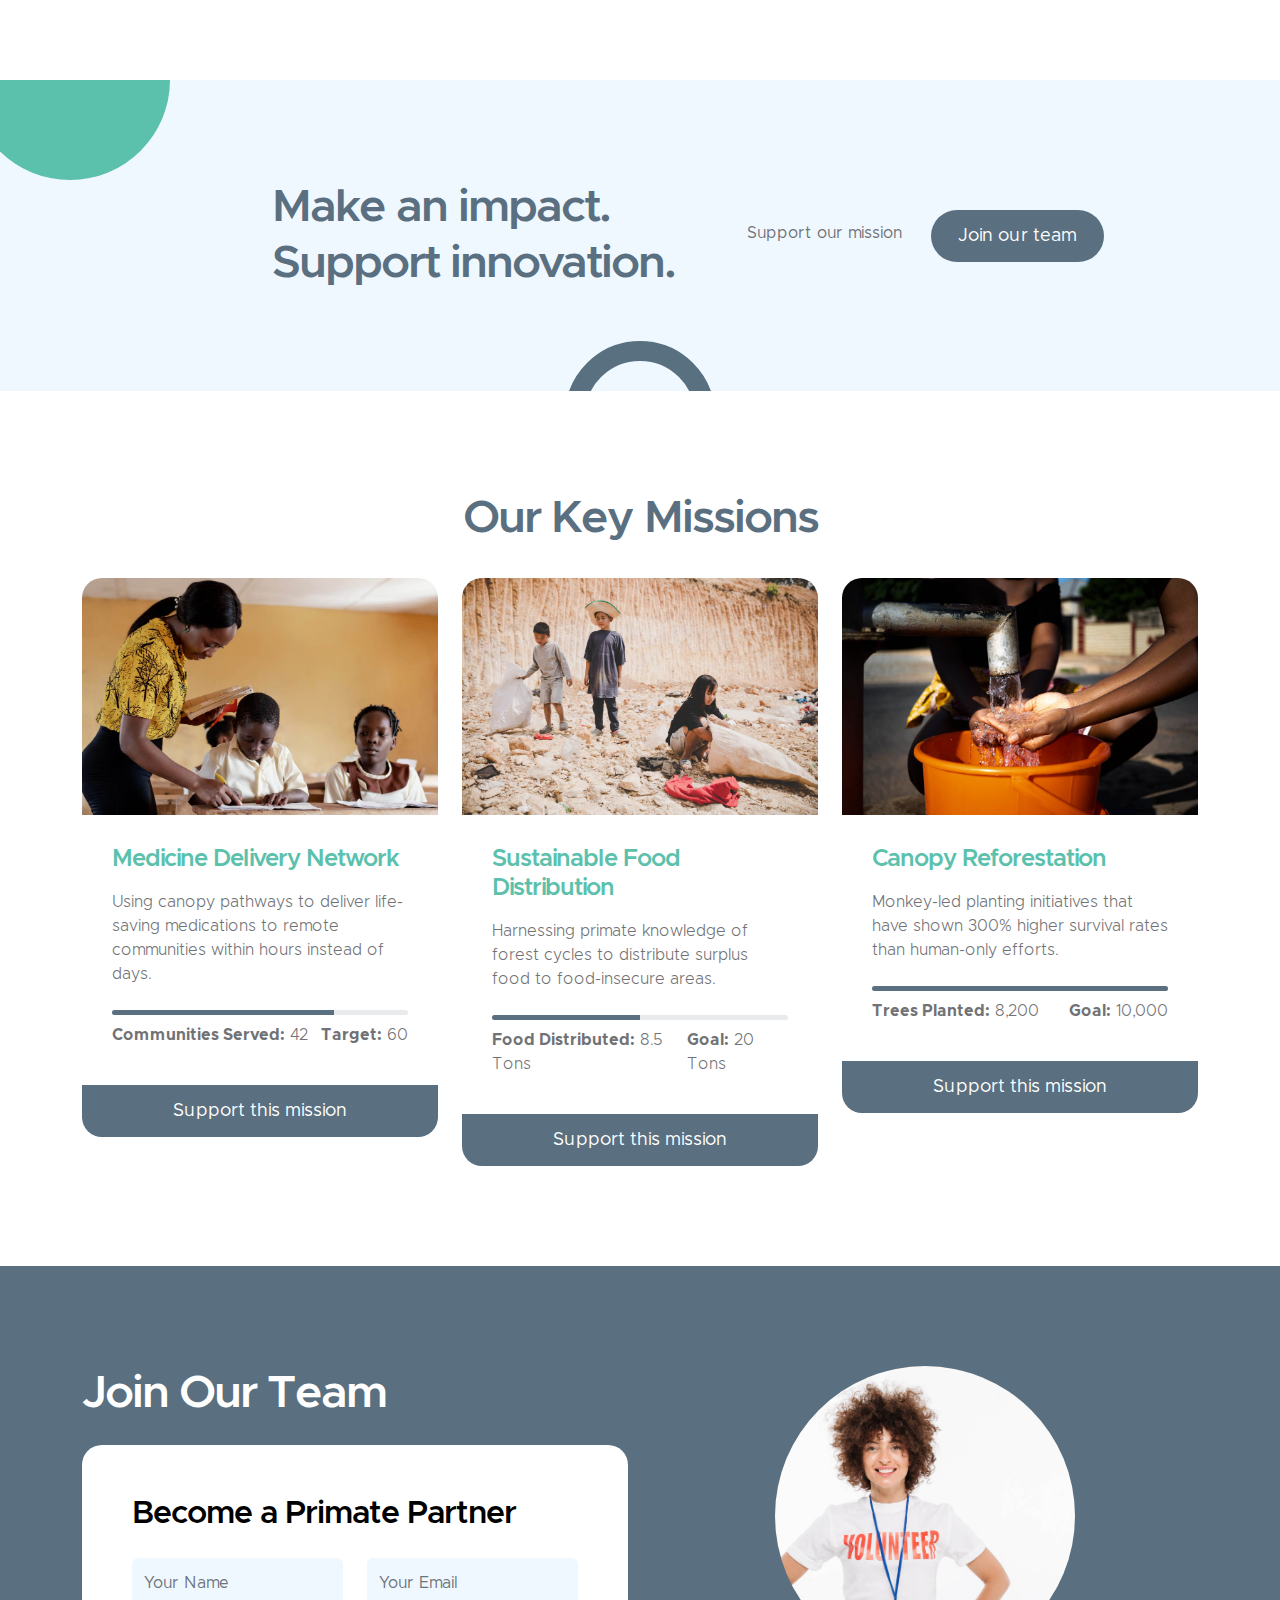
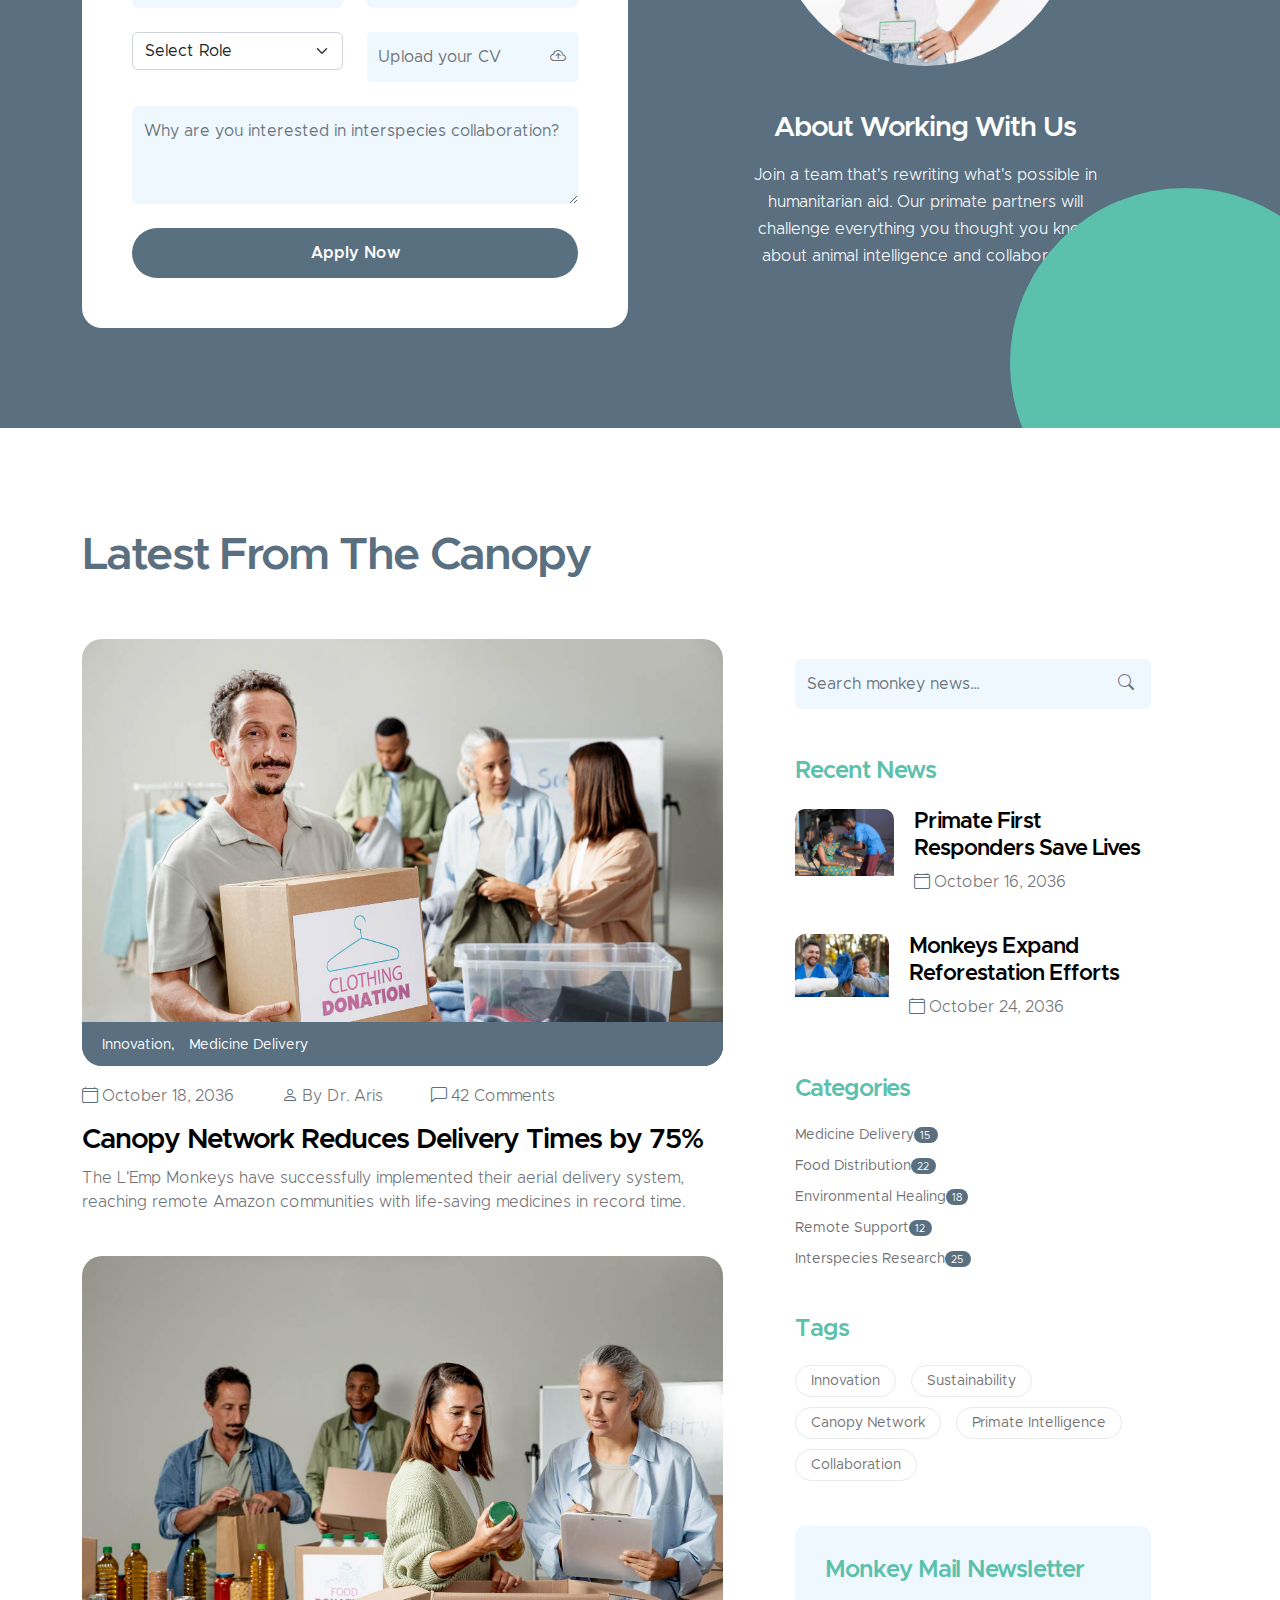
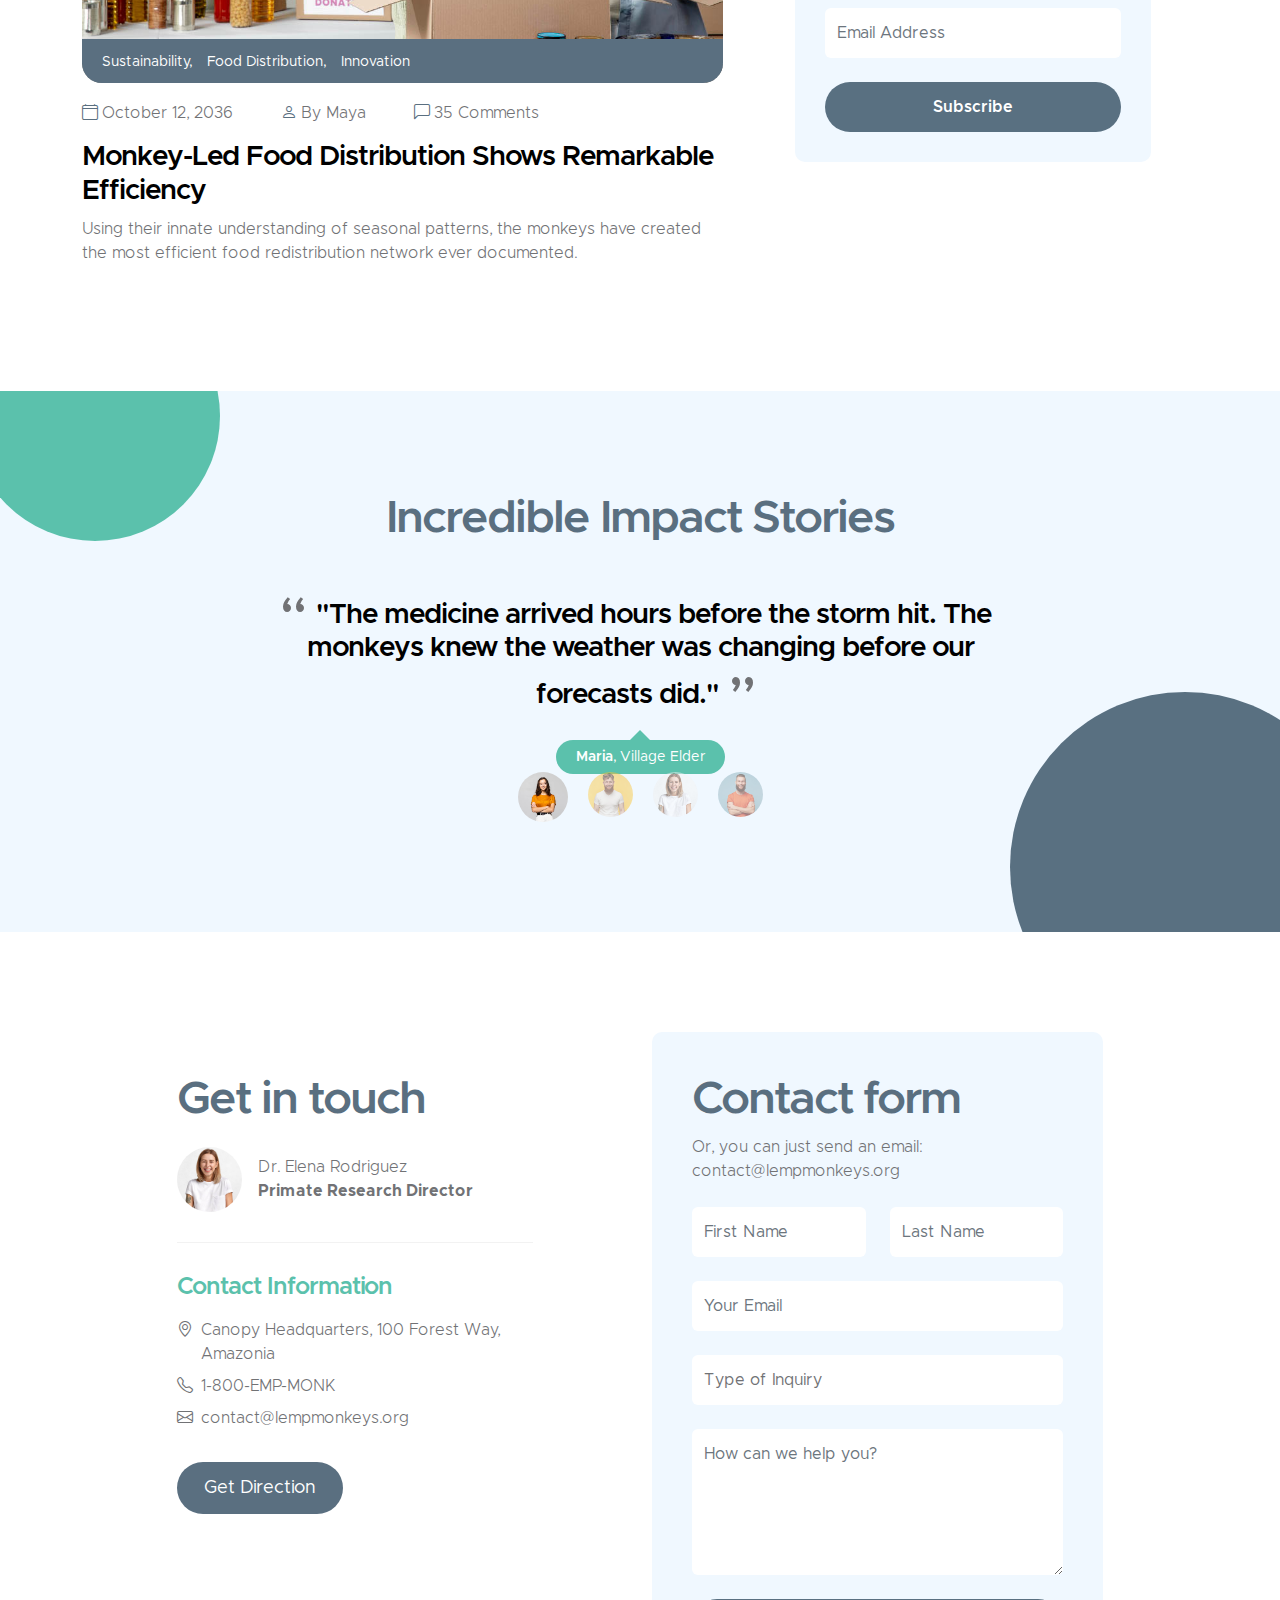
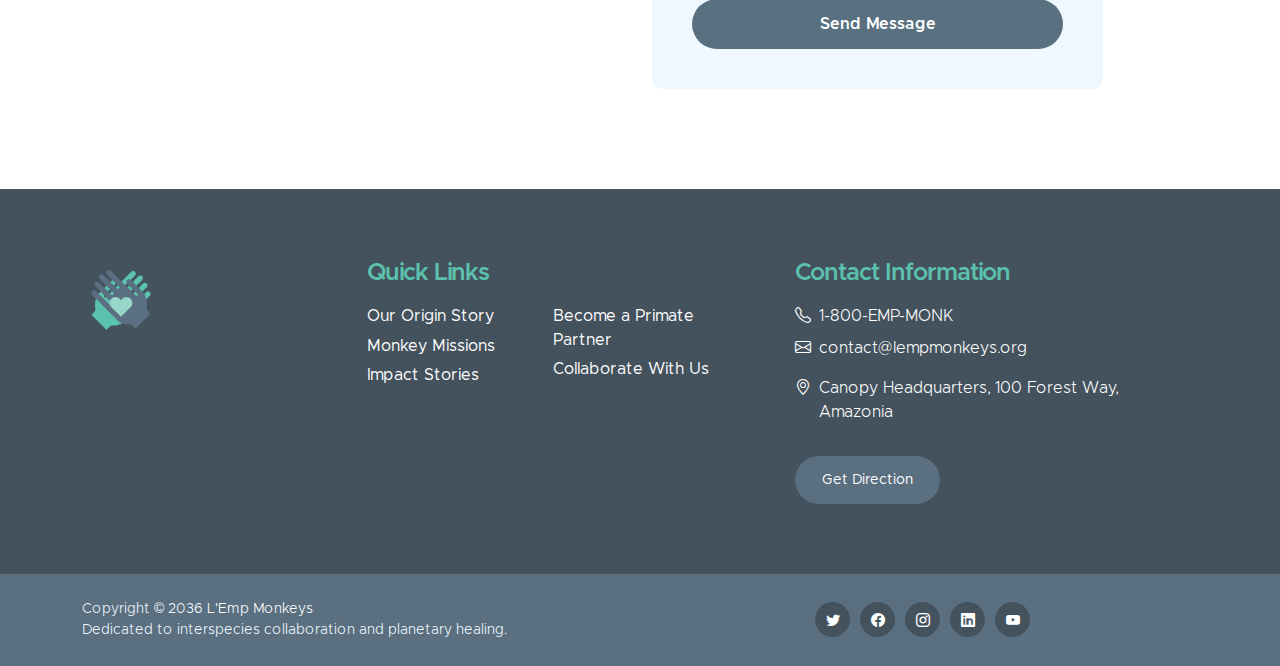
<file: Radha-Rani-Trust/index.html>
<!doctype html>
<html lang="en">
    <head>
        <meta charset="utf-8">
        <meta name="viewport" content="width=device-width, initial-scale=1">
        <meta name="description" content="L'Emp Monkeys - Intelligent simian helpers revolutionizing aid delivery and environmental healing">
        <meta name="author" content="">

        <title>L'Emp Monkeys - Intelligent Simian Helpers</title>

        <!-- CSS FILES -->        
        <link href="css/bootstrap.min.css" rel="stylesheet">
        <link href="css/bootstrap-icons.css" rel="stylesheet">
        <link href="css/templatemo-kind-heart-charity.css" rel="stylesheet">
    </head>
    
    <body id="section_1">

        <header class="site-header">
            <div class="container">
                <div class="row">
                    
                    <div class="col-lg-8 col-12 d-flex flex-wrap">
                        <p class="d-flex me-4 mb-0">
                            <i class="bi-geo-alt me-2"></i>
                            Canopy Headquarters, 100 Forest Way, Amazonia
                        </p>

                        <p class="d-flex mb-0">
                            <i class="bi-envelope me-2"></i>
                            <a href="mailto:contact@lempmonkeys.org">
                                contact@lempmonkeys.org
                            </a>
                        </p>
                    </div>

                    <div class="col-lg-3 col-12 ms-auto d-lg-block d-none">
                        <ul class="social-icon">
                            <li class="social-icon-item">
                                <a href="#" class="social-icon-link bi-twitter"></a>
                            </li>
                            <li class="social-icon-item">
                                <a href="#" class="social-icon-link bi-facebook"></a>
                            </li>
                            <li class="social-icon-item">
                                <a href="#" class="social-icon-link bi-instagram"></a>
                            </li>
                            <li class="social-icon-item">
                                <a href="#" class="social-icon-link bi-youtube"></a>
                            </li>
                            <li class="social-icon-item">
                                <a href="#" class="social-icon-link bi-whatsapp"></a>
                            </li>
                        </ul>
                    </div>
                </div>
            </div>
        </header>

        <nav class="navbar navbar-expand-lg bg-light shadow-lg">
            <div class="container">
                <a class="navbar-brand" href="index.html">
                    <img src="images/logo.png" class="logo img-fluid" alt="L'Emp Monkeys">
                    <span>
                        L'Emp Monkeys
                        <small>Intelligent Simian Helpers</small>
                    </span>
                </a>

                <button class="navbar-toggler" type="button" data-bs-toggle="collapse" data-bs-target="#navbarNav" aria-controls="navbarNav" aria-expanded="false" aria-label="Toggle navigation">
                    <span class="navbar-toggler-icon"></span>
                </button>

                <div class="collapse navbar-collapse" id="navbarNav">
                    <ul class="navbar-nav ms-auto">
                        <li class="nav-item">
                            <a class="nav-link click-scroll" href="#top">Home</a>
                        </li>
                        <li class="nav-item">
                            <a class="nav-link click-scroll" href="#section_2">About</a>
                        </li>
                        <li class="nav-item">
                            <a class="nav-link click-scroll" href="#section_3">Missions</a>
                        </li>
                        <li class="nav-item">
                            <a class="nav-link click-scroll" href="#section_4">Volunteer</a>
                        </li>
                        <li class="nav-item dropdown">
                            <a class="nav-link click-scroll dropdown-toggle" href="#section_5" id="navbarLightDropdownMenuLink" role="button" data-bs-toggle="dropdown" aria-expanded="false">News</a>
                            <ul class="dropdown-menu dropdown-menu-light" aria-labelledby="navbarLightDropdownMenuLink">
                                <li><a class="dropdown-item" href="news.html">News Listing</a></li>
                                <li><a class="dropdown-item" href="news-detail.html">News Detail</a></li>
                            </ul>
                        </li>
                        <li class="nav-item">
                            <a class="nav-link click-scroll" href="#section_6">Contact</a>
                        </li>
                        <li class="nav-item ms-3">
                            <a class="nav-link custom-btn custom-border-btn btn" href="donate.html">Support Our Mission</a>
                        </li>
                    </ul>
                </div>
            </div>
        </nav>

        <main>

            <section class="hero-section hero-section-full-height">
                <div class="container-fluid">
                    <div class="row">
                        <div class="col-lg-12 col-12 p-0">
                            <div id="hero-slide" class="carousel carousel-fade slide" data-bs-ride="carousel">
                                <div class="carousel-inner">
                                    <div class="carousel-item active">
                                        <img src="images/slide/volunteer-helping-with-donation-box.jpg" class="carousel-image img-fluid" alt="L'Emp Monkey delivering medical supplies">
                                        <div class="carousel-caption d-flex flex-column justify-content-end">
                                            <h1>Revolutionary Aid Delivery</h1>
                                            <p>Intelligent monkeys transforming how help reaches remote communities</p>
                                        </div>
                                    </div>

                                    <div class="carousel-item">
                                        <img src="images/slide/volunteer-selecting-organizing-clothes-donations-charity.jpg" class="carousel-image img-fluid" alt="Monkeys organizing food distribution">
                                        <div class="carousel-caption d-flex flex-column justify-content-end">
                                            <h1>Canopy Network</h1>
                                            <p>Using treetop pathways to deliver medicine and supplies faster than ever</p>
                                        </div>
                                    </div>

                                    <div class="carousel-item">
                                        <img src="images/slide/medium-shot-people-collecting-donations.jpg" class="carousel-image img-fluid" alt="Human-monkey collaboration">
                                        <div class="carousel-caption d-flex flex-column justify-content-end">
                                            <h1>Interspecies Partnership</h1>
                                            <p>Working together to solve humanity's greatest challenges</p>
                                        </div>
                                    </div>
                                </div>

                                <button class="carousel-control-prev" type="button" data-bs-target="#hero-slide" data-bs-slide="prev">
                                    <span class="carousel-control-prev-icon" aria-hidden="true"></span>
                                    <span class="visually-hidden">Previous</span>
                                </button>

                                <button class="carousel-control-next" type="button" data-bs-target="#hero-slide" data-bs-slide="next">
                                    <span class="carousel-control-next-icon" aria-hidden="true"></span>
                                    <span class="visually-hidden">Next</span>
                                </button>
                            </div>
                        </div>
                    </div>
                </div>
            </section>

            <section class="section-padding">
                <div class="container">
                    <div class="row">
                        <div class="col-lg-10 col-12 text-center mx-auto">
                            <h2 class="mb-5">Welcome to L'Emp Monkeys</h2>
                        </div>

                        <div class="col-lg-3 col-md-6 col-12 mb-4 mb-lg-0">
                            <div class="featured-block d-flex justify-content-center align-items-center">
                                <a href="donate.html" class="d-block">
                                    <img src="images/icons/hands.png" class="featured-block-image img-fluid" alt="">
                                    <p class="featured-block-text">Become a <strong>Primate Partner</strong></p>
                                </a>
                            </div>
                        </div>

                        <div class="col-lg-3 col-md-6 col-12 mb-4 mb-lg-0 mb-md-4">
                            <div class="featured-block d-flex justify-content-center align-items-center">
                                <a href="donate.html" class="d-block">
                                    <img src="images/icons/heart.png" class="featured-block-image img-fluid" alt="">
                                    <p class="featured-block-text"><strong>Environmental</strong> Healing</p>
                                </a>
                            </div>
                        </div>

                        <div class="col-lg-3 col-md-6 col-12 mb-4 mb-lg-0 mb-md-4">
                            <div class="featured-block d-flex justify-content-center align-items-center">
                                <a href="donate.html" class="d-block">
                                    <img src="images/icons/receive.png" class="featured-block-image img-fluid" alt="">
                                    <p class="featured-block-text">Support Our <strong>Mission</strong></p>
                                </a>
                            </div>
                        </div>

                        <div class="col-lg-3 col-md-6 col-12 mb-4 mb-lg-0">
                            <div class="featured-block d-flex justify-content-center align-items-center">
                                <a href="donate.html" class="d-block">
                                    <img src="images/icons/scholarship.png" class="featured-block-image img-fluid" alt="">
                                    <p class="featured-block-text"><strong>Research</strong> Program</p>
                                </a>
                            </div>
                        </div>
                    </div>
                </div>
            </section>

            <section class="section-padding section-bg" id="section_2">
                <div class="container">
                    <div class="row">
                        <div class="col-lg-6 col-12 mb-5 mb-lg-0">
                            <img src="images/group-people-volunteering-foodbank-poor-people.jpg" class="custom-text-box-image img-fluid" alt="L'Emp Monkeys in action">
                        </div>

                        <div class="col-lg-6 col-12">
                            <div class="custom-text-box">
                                <h2 class="mb-2">Our Extraordinary Story</h2>
                                <h5 class="mb-3">L'Emp Monkeys, Interspecies Innovation Organization</h5>
                                <p class="mb-0">What began as a remarkable discovery in the Amazon rainforest has evolved into the world's most innovative aid delivery system. The L'Emp Monkeys represent a breakthrough in interspecies collaboration, demonstrating problem-solving abilities that have revolutionized how we reach remote communities.</p>
                            </div>
                            
                            <div class="row">
                                <div class="col-lg-6 col-md-6 col-12">
                                    <div class="custom-text-box mb-lg-0">
                                        <h5 class="mb-3">Our Mission</h5>
                                        <p>To harness primate intelligence for humanitarian and environmental solutions</p>
                                        <ul class="custom-list mt-2">
                                            <li class="custom-list-item d-flex">
                                                <i class="bi-check custom-text-box-icon me-2"></i>
                                                Medicine Delivery Network
                                            </li>
                                            <li class="custom-list-item d-flex">
                                                <i class="bi-check custom-text-box-icon me-2"></i>
                                                Sustainable Food Distribution
                                            </li>
                                            <li class="custom-list-item d-flex">
                                                <i class="bi-check custom-text-box-icon me-2"></i>
                                                Reforestation Initiatives
                                            </li>
                                        </ul>
                                    </div>
                                </div>

                                <div class="col-lg-6 col-md-6 col-12">
                                    <div class="custom-text-box d-flex flex-wrap d-lg-block mb-lg-0">
                                        <div class="counter-thumb"> 
                                            <div class="d-flex">
                                                <span class="counter-number" data-from="1" data-to="2018" data-speed="1000"></span>
                                                <span class="counter-number-text"></span>
                                            </div>
                                            <span class="counter-text">Program Founded</span>
                                        </div> 

                                        <div class="counter-thumb mt-4"> 
                                            <div class="d-flex">
                                                <span class="counter-number" data-from="1" data-to="2500" data-speed="1000"></span>
                                                <span class="counter-number-text">+</span>
                                            </div>
                                            <span class="counter-text">Successful Deliveries</span>
                                        </div> 
                                    </div>
                                </div>
                            </div>
                        </div>
                    </div>
                </div>
            </section>

            <section class="about-section section-padding">
                <div class="container">
                    <div class="row">
                        <div class="col-lg-6 col-md-5 col-12">
                            <img src="images/portrait-volunteer-who-organized-donations-charity.jpg" class="about-image ms-lg-auto bg-light shadow-lg img-fluid" alt="Dr. Elena, Primate Research Director">
                        </div>

                        <div class="col-lg-5 col-md-7 col-12">
                            <div class="custom-text-block">
                                <h2 class="mb-0">Dr. Elena Rodriguez</h2>
                                <p class="text-muted mb-lg-4 mb-md-4">Primate Research Director</p>
                                <p>When I first observed the L'Emp Monkeys' complex communication system in 2015, I knew we were witnessing something extraordinary. Their ability to coordinate multi-stage deliveries through the canopy was unlike anything documented in primate behavior.</p>
                                <p>What started as academic curiosity has become a life's work. These monkeys don't just follow routines - they solve problems, adapt to challenges, and demonstrate a level of strategic thinking that continues to astonish our research team.</p>
                                <ul class="social-icon mt-4">
                                    <li class="social-icon-item">
                                        <a href="#" class="social-icon-link bi-twitter"></a>
                                    </li>
                                    <li class="social-icon-item">
                                        <a href="#" class="social-icon-link bi-facebook"></a>
                                    </li>
                                    <li class="social-icon-item">
                                        <a href="#" class="social-icon-link bi-instagram"></a>
                                    </li>
                                </ul>
                            </div>
                        </div>
                    </div>
                </div>
            </section>

            <section class="cta-section section-padding section-bg">
                <div class="container">
                    <div class="row justify-content-center align-items-center">
                        <div class="col-lg-5 col-12 ms-auto">
                            <h2 class="mb-0">Make an impact. <br> Support innovation.</h2>
                        </div>
                        <div class="col-lg-5 col-12">
                            <a href="donate.html" class="me-4">Support our mission</a>
                            <a href="#section_4" class="custom-btn btn smoothscroll">Join our team</a>
                        </div>
                    </div>
                </div>
            </section>

            <section class="section-padding" id="section_3">
                <div class="container">
                    <div class="row">
                        <div class="col-lg-12 col-12 text-center mb-4">
                            <h2>Our Key Missions</h2>
                        </div>

                        <div class="col-lg-4 col-md-6 col-12 mb-4 mb-lg-0">
                            <div class="custom-block-wrap">
                                <img src="images/causes/group-african-kids-paying-attention-class.jpg" class="custom-block-image img-fluid" alt="Medicine delivery mission">
                                <div class="custom-block">
                                    <div class="custom-block-body">
                                        <h5 class="mb-3">Medicine Delivery Network</h5>
                                        <p>Using canopy pathways to deliver life-saving medications to remote communities within hours instead of days.</p>
                                        <div class="progress mt-4">
                                            <div class="progress-bar w-75" role="progressbar" aria-valuenow="75" aria-valuemin="0" aria-valuemax="100"></div>
                                        </div>
                                        <div class="d-flex align-items-center my-2">
                                            <p class="mb-0">
                                                <strong>Communities Served:</strong>
                                                42
                                            </p>
                                            <p class="ms-auto mb-0">
                                                <strong>Target:</strong>
                                                60
                                            </p>
                                        </div>
                                    </div>
                                    <a href="donate.html" class="custom-btn btn">Support this mission</a>
                                </div>
                            </div>
                        </div>

                        <div class="col-lg-4 col-md-6 col-12 mb-4 mb-lg-0">
                            <div class="custom-block-wrap">
                                <img src="images/causes/poor-child-landfill-looks-forward-with-hope.jpg" class="custom-block-image img-fluid" alt="Food distribution mission">
                                <div class="custom-block">
                                    <div class="custom-block-body">
                                        <h5 class="mb-3">Sustainable Food Distribution</h5>
                                        <p>Harnessing primate knowledge of forest cycles to distribute surplus food to food-insecure areas.</p>
                                        <div class="progress mt-4">
                                            <div class="progress-bar w-50" role="progressbar" aria-valuenow="50" aria-valuemin="0" aria-valuemax="100"></div>
                                        </div>
                                        <div class="d-flex align-items-center my-2">
                                            <p class="mb-0">
                                                <strong>Food Distributed:</strong>
                                                8.5 Tons
                                            </p>
                                            <p class="ms-auto mb-0">
                                                <strong>Goal:</strong>
                                                20 Tons
                                            </p>
                                        </div>
                                    </div>
                                    <a href="donate.html" class="custom-btn btn">Support this mission</a>
                                </div>
                            </div>
                        </div>

                        <div class="col-lg-4 col-md-6 col-12">
                            <div class="custom-block-wrap">
                                <img src="images/causes/african-woman-pouring-water-recipient-outdoors.jpg" class="custom-block-image img-fluid" alt="Reforestation mission">
                                <div class="custom-block">
                                    <div class="custom-block-body">
                                        <h5 class="mb-3">Canopy Reforestation</h5>
                                        <p>Monkey-led planting initiatives that have shown 300% higher survival rates than human-only efforts.</p>
                                        <div class="progress mt-4">
                                            <div class="progress-bar w-100" role="progressbar" aria-valuenow="100" aria-valuemin="0" aria-valuemax="100"></div>
                                        </div>
                                        <div class="d-flex align-items-center my-2">
                                            <p class="mb-0">
                                                <strong>Trees Planted:</strong>
                                                8,200
                                            </p>
                                            <p class="ms-auto mb-0">
                                                <strong>Goal:</strong>
                                                10,000
                                            </p>
                                        </div>
                                    </div>
                                    <a href="donate.html" class="custom-btn btn">Support this mission</a>
                                </div>
                            </div>
                        </div>
                    </div>
                </div>
            </section>

            <section class="volunteer-section section-padding" id="section_4">
                <div class="container">
                    <div class="row">
                        <div class="col-lg-6 col-12">
                            <h2 class="text-white mb-4">Join Our Team</h2>
                            <form class="custom-form volunteer-form mb-5 mb-lg-0" action="#" method="post" role="form">
                                <h3 class="mb-4">Become a Primate Partner</h3>
                                <div class="row">
                                    <div class="col-lg-6 col-12">
                                        <input type="text" name="volunteer-name" id="volunteer-name" class="form-control" placeholder="Your Name" required>
                                    </div>
                                    <div class="col-lg-6 col-12">    
                                        <input type="email" name="volunteer-email" id="volunteer-email" pattern="[^ @]*@[^ @]*" class="form-control" placeholder="Your Email" required>
                                    </div>
                                    <div class="col-lg-6 col-12">
                                        <select class="form-select" name="volunteer-role" id="volunteer-role" required>
                                            <option value="">Select Role</option>
                                            <option value="field-researcher">Field Researcher</option>
                                            <option value="community-liaison">Community Liaison</option>
                                            <option value="tech-support">Technology Support</option>
                                            <option value="donor-relations">Donor Relations</option>
                                        </select>
                                    </div>
                                    <div class="col-lg-6 col-12">
                                        <div class="input-group input-group-file">
                                            <input type="file" class="form-control" id="inputGroupFile02">
                                            <label class="input-group-text" for="inputGroupFile02">Upload your CV</label>
                                            <i class="bi-cloud-arrow-up ms-auto"></i>
                                        </div>
                                    </div>
                                </div>
                                <textarea name="volunteer-message" rows="3" class="form-control" id="volunteer-message" placeholder="Why are you interested in interspecies collaboration?"></textarea>
                                <button type="submit" class="form-control">Apply Now</button>
                            </form>
                        </div>

                        <div class="col-lg-6 col-12">
                            <img src="images/smiling-casual-woman-dressed-volunteer-t-shirt-with-badge.jpg" class="volunteer-image img-fluid" alt="Team member with L'Emp Monkeys">
                            <div class="custom-block-body text-center">
                                <h4 class="text-white mt-lg-3 mb-lg-3">About Working With Us</h4>
                                <p class="text-white">Join a team that's rewriting what's possible in humanitarian aid. Our primate partners will challenge everything you thought you knew about animal intelligence and collaboration.</p>
                            </div>
                        </div>
                    </div>
                </div>
            </section>

            <section class="news-section section-padding" id="section_5">
                <div class="container">
                    <div class="row">
                        <div class="col-lg-12 col-12 mb-5">
                            <h2>Latest From The Canopy</h2>
                        </div>

                        <div class="col-lg-7 col-12">
                            <div class="news-block">
                                <div class="news-block-top">
                                    <a href="news-detail.html">
                                        <img src="images/news/medium-shot-volunteers-with-clothing-donations.jpg" class="news-image img-fluid" alt="Monkey organizing medical supplies">
                                    </a>
                                    <div class="news-category-block">
                                        <a href="#" class="category-block-link">Innovation,</a>
                                        <a href="#" class="category-block-link">Medicine Delivery</a>
                                    </div>
                                </div>
                                <div class="news-block-info">
                                    <div class="d-flex mt-2">
                                        <div class="news-block-date">
                                            <p><i class="bi-calendar4 custom-icon me-1"></i>October 18, 2036</p>
                                        </div>
                                        <div class="news-block-author mx-5">
                                            <p><i class="bi-person custom-icon me-1"></i>By Dr. Aris</p>
                                        </div>
                                        <div class="news-block-comment">
                                            <p><i class="bi-chat-left custom-icon me-1"></i>42 Comments</p>
                                        </div>
                                    </div>
                                    <div class="news-block-title mb-2">
                                        <h4><a href="news-detail.html" class="news-block-title-link">Canopy Network Reduces Delivery Times by 75%</a></h4>
                                    </div>
                                    <div class="news-block-body">
                                        <p>The L'Emp Monkeys have successfully implemented their aerial delivery system, reaching remote Amazon communities with life-saving medicines in record time.</p>
                                    </div>
                                </div>
                            </div>

                            <div class="news-block mt-3">
                                <div class="news-block-top">
                                    <a href="news-detail.html">
                                        <img src="images/news/medium-shot-people-collecting-foodstuff.jpg" class="news-image img-fluid" alt="Monkey food distribution">
                                    </a>
                                    <div class="news-category-block">
                                        <a href="#" class="category-block-link">Sustainability,</a>
                                        <a href="#" class="category-block-link">Food Distribution,</a>
                                        <a href="#" class="category-block-link">Innovation</a>
                                    </div>
                                </div>
                                <div class="news-block-info">
                                    <div class="d-flex mt-2">
                                        <div class="news-block-date">
                                            <p><i class="bi-calendar4 custom-icon me-1"></i>October 12, 2036</p>
                                        </div>
                                        <div class="news-block-author mx-5">
                                            <p><i class="bi-person custom-icon me-1"></i>By Maya</p>
                                        </div>
                                        <div class="news-block-comment">
                                            <p><i class="bi-chat-left custom-icon me-1"></i>35 Comments</p>
                                        </div>
                                    </div>
                                    <div class="news-block-title mb-2">
                                        <h4><a href="news-detail.html" class="news-block-title-link">Monkey-Led Food Distribution Shows Remarkable Efficiency</a></h4>
                                    </div>
                                    <div class="news-block-body">
                                        <p>Using their innate understanding of seasonal patterns, the monkeys have created the most efficient food redistribution network ever documented.</p>
                                    </div>
                                </div>
                            </div>
                        </div>

                        <div class="col-lg-4 col-12 mx-auto">
                            <form class="custom-form search-form" action="#" method="get" role="form">
                                <input name="search" type="search" class="form-control" id="search" placeholder="Search monkey news..." aria-label="Search">
                                <button type="submit" class="form-control"><i class="bi-search"></i></button>
                            </form>

                            <h5 class="mt-5 mb-3">Recent News</h5>

                            <div class="news-block news-block-two-col d-flex mt-4">
                                <div class="news-block-two-col-image-wrap">
                                    <a href="news-detail.html">
                                        <img src="images/news/africa-humanitarian-aid-doctor.jpg" class="news-image img-fluid" alt="Monkey medic">
                                    </a>
                                </div>
                                <div class="news-block-two-col-info">
                                    <div class="news-block-title mb-2">
                                        <h6><a href="news-detail.html" class="news-block-title-link">Primate First Responders Save Lives</a></h6>
                                    </div>
                                    <div class="news-block-date">
                                        <p><i class="bi-calendar4 custom-icon me-1"></i>October 16, 2036</p>
                                    </div>
                                </div>
                            </div>

                            <div class="news-block news-block-two-col d-flex mt-4">
                                <div class="news-block-two-col-image-wrap">
                                    <a href="news-detail.html">
                                        <img src="images/news/close-up-happy-people-working-together.jpg" class="news-image img-fluid" alt="Reforestation effort">
                                    </a>
                                </div>
                                <div class="news-block-two-col-info">
                                    <div class="news-block-title mb-2">
                                        <h6><a href="news-detail.html" class="news-block-title-link">Monkeys Expand Reforestation Efforts</a></h6>
                                    </div>
                                    <div class="news-block-date">
                                        <p><i class="bi-calendar4 custom-icon me-1"></i>October 24, 2036</p>
                                    </div>
                                </div>
                            </div>

                            <div class="category-block d-flex flex-column">
                                <h5 class="mb-3">Categories</h5>
                                <a href="#" class="category-block-link">Medicine Delivery<span class="badge">15</span></a>
                                <a href="#" class="category-block-link">Food Distribution<span class="badge">22</span></a>
                                <a href="#" class="category-block-link">Environmental Healing<span class="badge">18</span></a>
                                <a href="#" class="category-block-link">Remote Support<span class="badge">12</span></a>
                                <a href="#" class="category-block-link">Interspecies Research<span class="badge">25</span></a>
                            </div>

                            <div class="tags-block">
                                <h5 class="mb-3">Tags</h5>
                                <a href="#" class="tags-block-link">Innovation</a>
                                <a href="#" class="tags-block-link">Sustainability</a>
                                <a href="#" class="tags-block-link">Canopy Network</a>
                                <a href="#" class="tags-block-link">Primate Intelligence</a>
                                <a href="#" class="tags-block-link">Collaboration</a>
                            </div>

                            <form class="custom-form subscribe-form" action="#" method="get" role="form">
                                <h5 class="mb-4">Monkey Mail Newsletter</h5>
                                <input type="email" name="subscribe-email" id="subscribe-email" pattern="[^ @]*@[^ @]*" class="form-control" placeholder="Email Address" required>
                                <div class="col-lg-12 col-12">
                                    <button type="submit" class="form-control">Subscribe</button>
                                </div>
                            </form>
                        </div>
                    </div>
                </div>
            </section>

            <section class="testimonial-section section-padding section-bg">
                <div class="container">
                    <div class="row">
                        <div class="col-lg-8 col-12 mx-auto">
                            <h2 class="mb-lg-3">Incredible Impact Stories</h2>
                            <div id="testimonial-carousel" class="carousel carousel-fade slide" data-bs-ride="carousel">
                                <div class="carousel-inner">
                                    <div class="carousel-item active">
                                       <div class="carousel-caption">
                                            <h4 class="carousel-title">"The medicine arrived hours before the storm hit. The monkeys knew the weather was changing before our forecasts did."</h4>
                                            <small class="carousel-name"><span class="carousel-name-title">Maria</span>, Village Elder</small>
                                       </div>
                                    </div>
                                    <div class="carousel-item">
                                        <div class="carousel-caption">
                                            <h4 class="carousel-title">"I've studied primates for 30 years, but what I'm seeing with L'Emp Monkeys rewrites the textbooks."</h4>
                                            <small class="carousel-name"><span class="carousel-name-title">Dr. Thomas</span>, Primatologist</small>
                                        </div>
                                    </div>
                                    <div class="carousel-item">
                                        <div class="carousel-caption">
                                            <h4 class="carousel-title">"Their reforestation efforts have a 300% higher survival rate. They understand the ecosystem in ways we're only beginning to grasp."</h4>
                                            <small class="carousel-name"><span class="carousel-name-title">Dr. Jane</span>, Ecologist</small>
                                        </div>
                                    </div>
                                    <div class="carousel-item">
                                        <div class="carousel-caption">
                                            <h4 class="carousel-title">"The efficiency of their delivery network is unlike anything I've seen in humanitarian work."</h4>
                                            <small class="carousel-name"><span class="carousel-name-title">Carlos</span>, Aid Director</small>
                                       </div>
                                    </div>
                                      <ol class="carousel-indicators">
                                           <li data-bs-target="#testimonial-carousel" data-bs-slide-to="0" class="active">
                                                <img src="images/avatar/portrait-beautiful-young-woman-standing-grey-wall.jpg" class="img-fluid rounded-circle avatar-image" alt="avatar">
                                           </li>
                                           <li data-bs-target="#testimonial-carousel" data-bs-slide-to="1" class="">
                                                <img src="images/avatar/portrait-young-redhead-bearded-male.jpg" class="img-fluid rounded-circle avatar-image" alt="avatar">
                                           </li>
                                           <li data-bs-target="#testimonial-carousel" data-bs-slide-to="2" class="">
                                                <img src="images/avatar/pretty-blonde-woman-wearing-white-t-shirt.jpg" class="img-fluid rounded-circle avatar-image" alt="avatar">
                                           </li>
                                           <li data-bs-target="#testimonial-carousel" data-bs-slide-to="3" class="">
                                                <img src="images/avatar/studio-portrait-emotional-happy-funny.jpg" class="img-fluid rounded-circle avatar-image" alt="avatar">
                                           </li>
                                      </ol>
                             </div>
                        </div>
                    </div>
                </div>
            </section>

            <section class="contact-section section-padding" id="section_6">
                <div class="container">
                    <div class="row">
                        <div class="col-lg-4 col-12 ms-auto mb-5 mb-lg-0">
                            <div class="contact-info-wrap">
                                <h2>Get in touch</h2>
                                <div class="contact-image-wrap d-flex flex-wrap">
                                    <img src="images/avatar/pretty-blonde-woman-wearing-white-t-shirt.jpg" class="img-fluid avatar-image" alt="">
                                    <div class="d-flex flex-column justify-content-center ms-3">
                                        <p class="mb-0">Dr. Elena Rodriguez</p>
                                        <p class="mb-0"><strong>Primate Research Director</strong></p>
                                    </div>
                                </div>
                                <div class="contact-info">
                                    <h5 class="mb-3">Contact Information</h5>
                                    <p class="d-flex mb-2">
                                        <i class="bi-geo-alt me-2"></i>
                                        Canopy Headquarters, 100 Forest Way, Amazonia
                                    </p>
                                    <p class="d-flex mb-2">
                                        <i class="bi-telephone me-2"></i>
                                        <a href="tel:1-800-EMP-MONK">1-800-EMP-MONK</a>
                                    </p>
                                    <p class="d-flex">
                                        <i class="bi-envelope me-2"></i>
                                        <a href="mailto:contact@lempmonkeys.org">contact@lempmonkeys.org</a>
                                    </p>
                                    <a href="#" class="custom-btn btn mt-3">Get Direction</a>
                                </div>
                            </div>
                        </div>

                        <div class="col-lg-5 col-12 mx-auto">
                            <form class="custom-form contact-form" action="#" method="post" role="form">
                                <h2>Contact form</h2>
                                <p class="mb-4">Or, you can just send an email: <a href="mailto:contact@lempmonkeys.org">contact@lempmonkeys.org</a></p>
                                <div class="row">
                                    <div class="col-lg-6 col-md-6 col-12">
                                        <input type="text" name="first-name" id="first-name" class="form-control" placeholder="First Name" required>
                                    </div>
                                    <div class="col-lg-6 col-md-6 col-12">
                                        <input type="text" name="last-name" id="last-name" class="form-control" placeholder="Last Name" required>
                                    </div>
                                </div>
                                <input type="email" name="email" id="email" pattern="[^ @]*@[^ @]*" class="form-control" placeholder="Your Email" required>
                                <select class="form-control mt-3" name="inquiry-type" id="inquiry-type">
                                    <option value="">Type of Inquiry</option>
                                    <option value="partnership">Partnership Opportunity</option>
                                    <option value="research">Research Collaboration</option>
                                    <option value="support">Mission Support</option>
                                    <option value="media">Media Inquiry</option>
                                </select>
                                <textarea name="message" rows="5" class="form-control mt-3" id="message" placeholder="How can we help you?"></textarea>
                                <button type="submit" class="form-control">Send Message</button>
                            </form>
                        </div>
                    </div>
                </div>
            </section>
        </main>

        <footer class="site-footer">
            <div class="container">
                <div class="row">
                    <div class="col-lg-3 col-12 mb-4">
                        <img src="images/logo.png" class="logo img-fluid" alt="L'Emp Monkeys">
                    </div>
                    <div class="col-lg-4 col-md-6 col-12 mb-4">
                        <h5 class="site-footer-title mb-3">Quick Links</h5>
                        <ul class="footer-menu">
                            <li class="footer-menu-item"><a href="#" class="footer-menu-link">Our Origin Story</a></li>
                            <li class="footer-menu-item"><a href="#" class="footer-menu-link">Monkey Missions</a></li>
                            <li class="footer-menu-item"><a href="#" class="footer-menu-link">Impact Stories</a></li>
                            <li class="footer-menu-item"><a href="#" class="footer-menu-link">Become a Primate Partner</a></li>
                            <li class="footer-menu-item"><a href="#" class="footer-menu-link">Collaborate With Us</a></li>
                        </ul>
                    </div>
                    <div class="col-lg-4 col-md-6 col-12 mx-auto">
                        <h5 class="site-footer-title mb-3">Contact Information</h5>
                        <p class="text-white d-flex mb-2">
                            <i class="bi-telephone me-2"></i>
                            <a href="tel:1-800-EMP-MONK" class="site-footer-link">1-800-EMP-MONK</a>
                        </p>
                        <p class="text-white d-flex">
                            <i class="bi-envelope me-2"></i>
                            <a href="mailto:contact@lempmonkeys.org" class="site-footer-link">contact@lempmonkeys.org</a>
                        </p>
                        <p class="text-white d-flex mt-3">
                            <i class="bi-geo-alt me-2"></i>
                            Canopy Headquarters, 100 Forest Way, Amazonia
                        </p>
                        <a href="#" class="custom-btn btn mt-3">Get Direction</a>
                    </div>
                </div>
            </div>

            <div class="site-footer-bottom">
                <div class="container">
                    <div class="row">
                        <div class="col-lg-6 col-md-7 col-12">
                            <p class="copyright-text mb-0">Copyright © 2036 <a href="#">L'Emp Monkeys</a><br>Dedicated to interspecies collaboration and planetary healing.</p>
                        </div>
                        <div class="col-lg-6 col-md-5 col-12 d-flex justify-content-center align-items-center mx-auto">
                            <ul class="social-icon">
                                <li class="social-icon-item"><a href="#" class="social-icon-link bi-twitter"></a></li>
                                <li class="social-icon-item"><a href="#" class="social-icon-link bi-facebook"></a></li>
                                <li class="social-icon-item"><a href="#" class="social-icon-link bi-instagram"></a></li>
                                <li class="social-icon-item"><a href="#" class="social-icon-link bi-linkedin"></a></li>
                                <li class="social-icon-item"><a href="#" class="social-icon-link bi-youtube"></a></li>
                            </ul>
                        </div>
                    </div>
                </div>
            </div>
        </footer>

        <!-- JAVASCRIPT FILES -->
        <script src="js/jquery.min.js"></script>
        <script src="js/bootstrap.min.js"></script>
        <script src="js/jquery.sticky.js"></script>
        <script src="js/click-scroll.js"></script>
        <script src="js/counter.js"></script>
        <script src="js/custom.js"></script>
    </body>
</html>
</file>
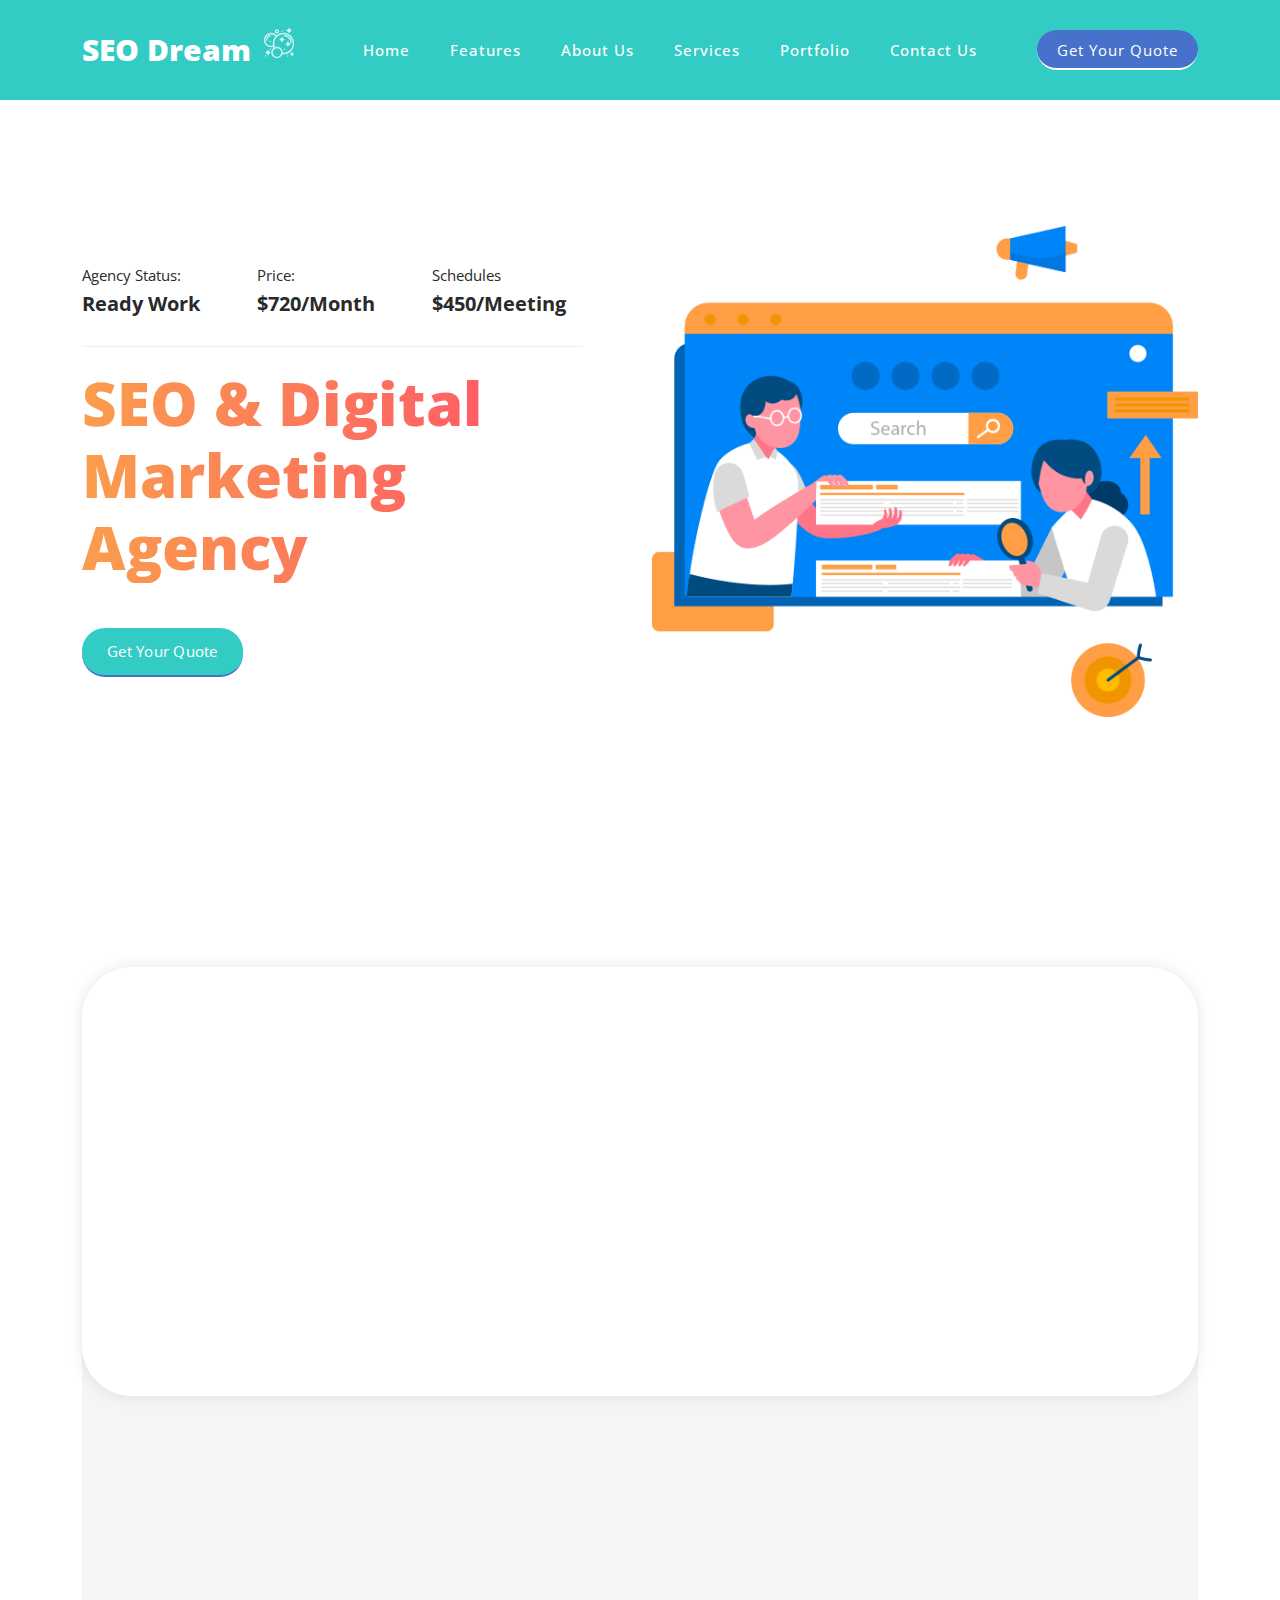
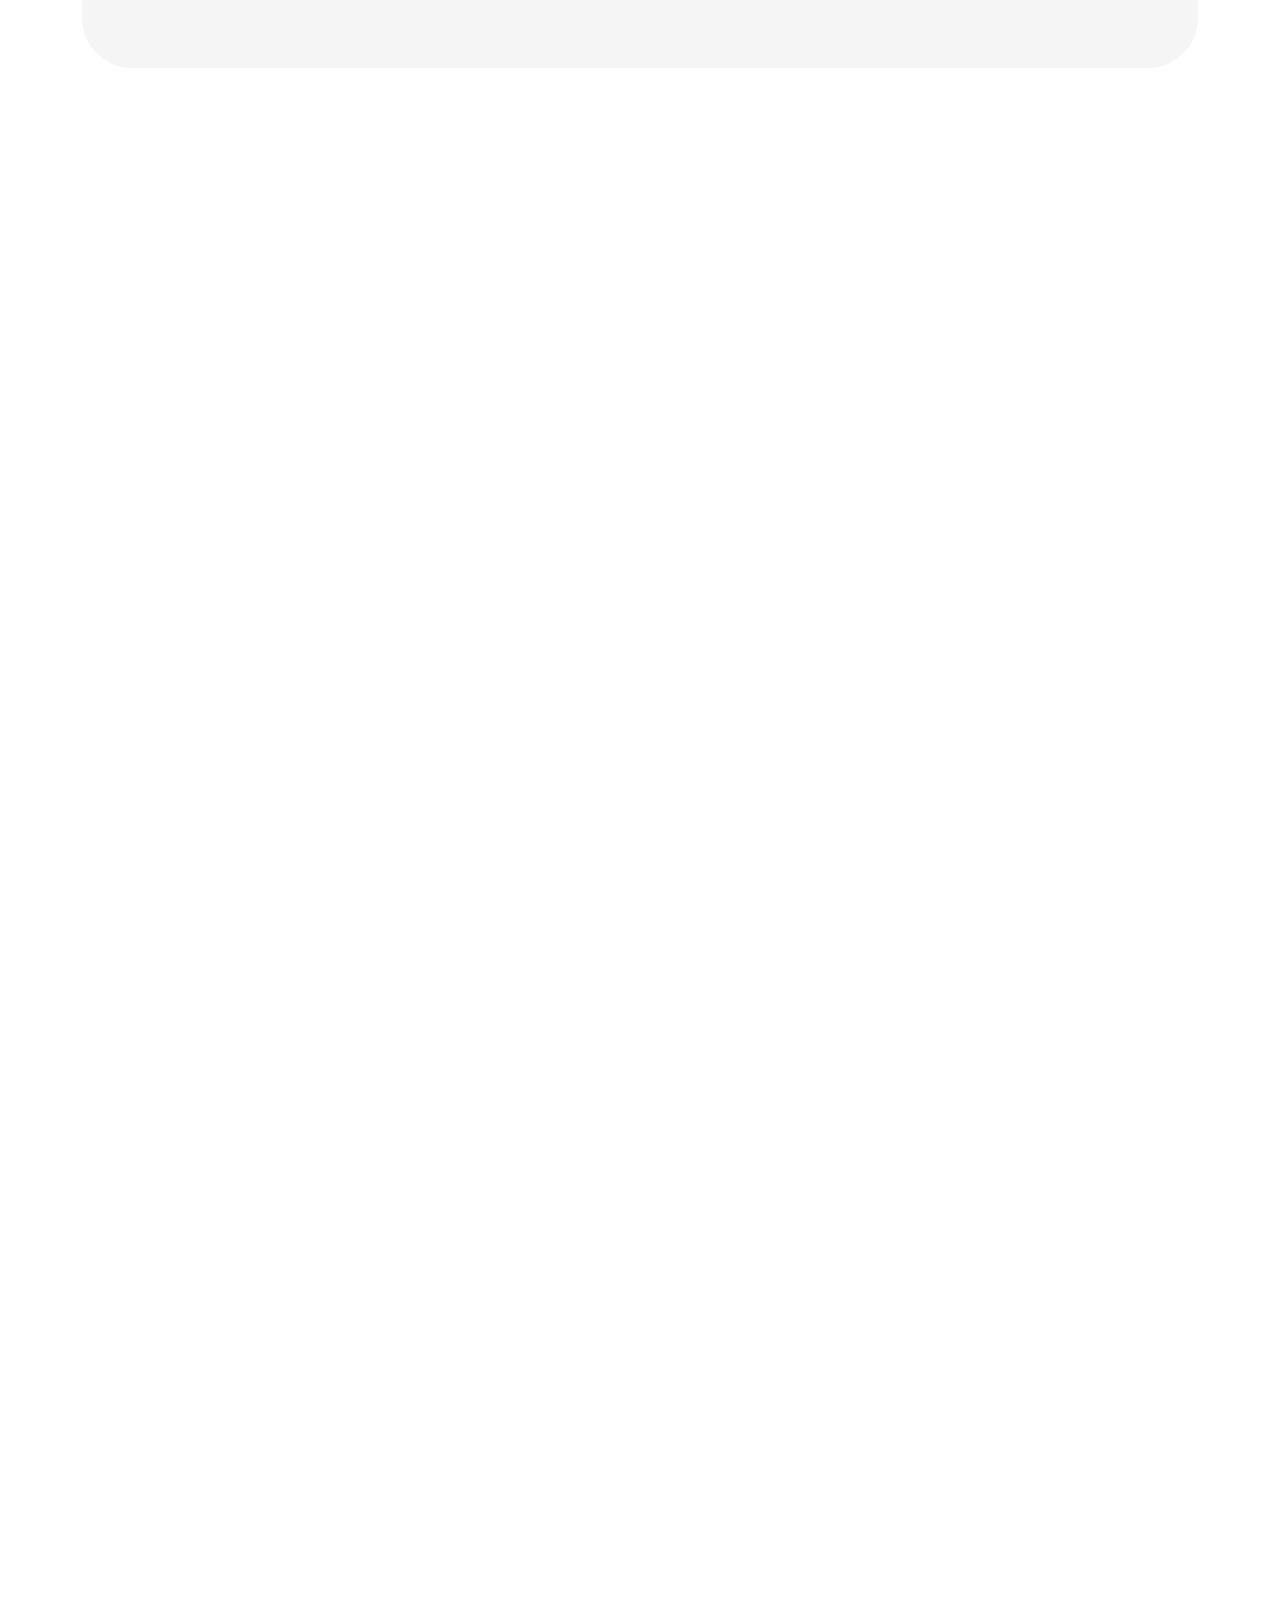
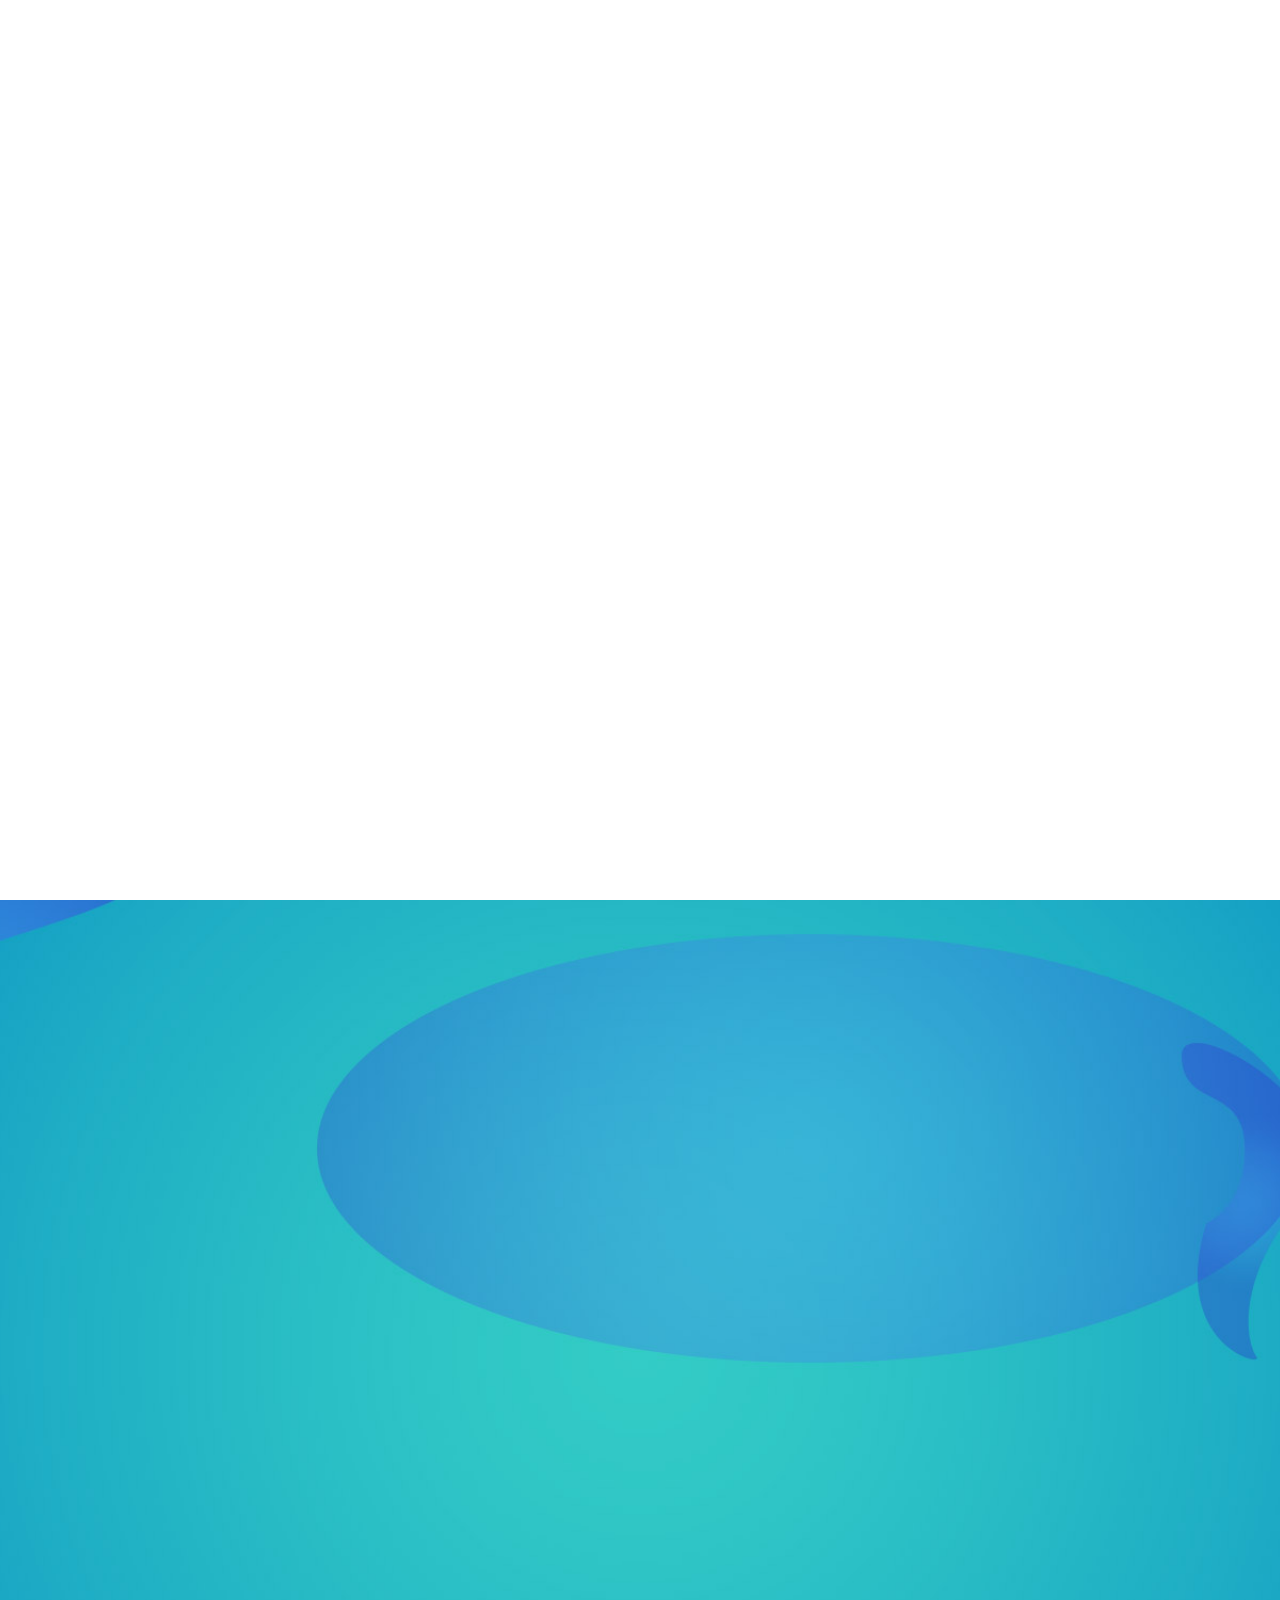
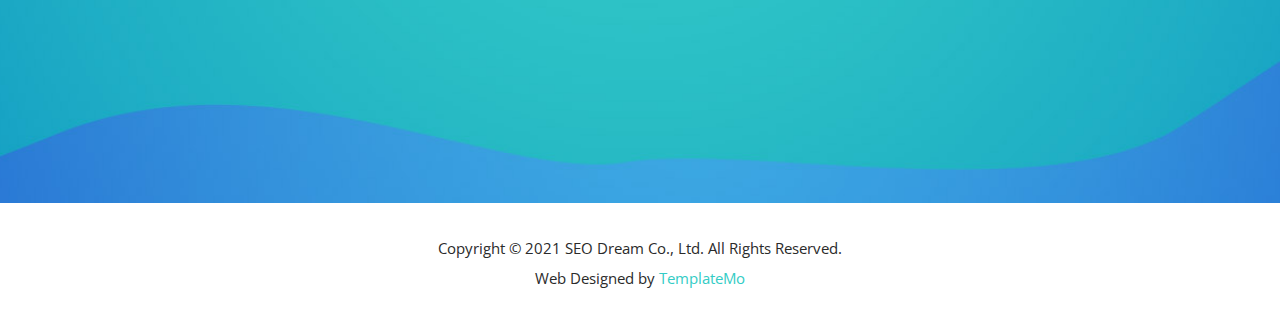
<file: rahulrajput/index.html>
<!DOCTYPE html>
<html lang="en">

  <head>

    <meta charset="UTF-8">
    <meta name="viewport" content="width=device-width, initial-scale=1, shrink-to-fit=no">
    <meta name="description" content="">
    <meta name="author" content="">
    <link rel="preconnect" href="https://fonts.gstatic.com">
    <link href="https://fonts.googleapis.com/css2?family=Open+Sans:wght@300;400;600;700;800&display=swap" rel="stylesheet">

    <title>SEO Dream - Creative SEO HTML5 Template by TemplateMo</title>

    <!-- Bootstrap core CSS -->
    <link href="vendor/bootstrap/css/bootstrap.min.css" rel="stylesheet">


    <!-- Additional CSS Files -->
    <link rel="stylesheet" href="assets/css/fontawesome.css">
    <link rel="stylesheet" href="assets/css/templatemo-seo-dream.css">
    <link rel="stylesheet" href="assets/css/animated.css">
    <link rel="stylesheet" href="assets/css/owl.css">
<!--

TemplateMo 563 SEO Dream

https://templatemo.com/tm-563-seo-dream

-->

</head>

<body>

  <!-- ***** Preloader Start ***** -->
  <div id="js-preloader" class="js-preloader">
    <div class="preloader-inner">
      <span class="dot"></span>
      <div class="dots">
        <span></span>
        <span></span>
        <span></span>
      </div>
    </div>
  </div>
  <!-- ***** Preloader End ***** -->

  <!-- ***** Header Area Start ***** -->
  <header class="header-area header-sticky wow slideInDown" data-wow-duration="0.75s" data-wow-delay="0s">
    <div class="container">
      <div class="row">
        <div class="col-12">
          <nav class="main-nav">
            <!-- ***** Logo Start ***** -->
            <a href="index.html" class="logo">
              <h4>SEO Dream <img src="assets/images/logo-icon.png" alt=""></h4>
            </a>
            <!-- ***** Logo End ***** -->
            <!-- ***** Menu Start ***** -->
            <ul class="nav">
              <li class="scroll-to-section"><a href="#top" class="active">Home</a></li>
              <li class="scroll-to-section"><a href="#features">Features</a></li>
              <li class="scroll-to-section"><a href="#about">About Us</a></li>
              <li class="scroll-to-section"><a href="#services">Services</a></li>
              <li class="scroll-to-section"><a href="#portfolio">Portfolio</a></li>
              <li class="scroll-to-section"><a href="#contact">Contact Us</a></li> 
              <li class="scroll-to-section"><div class="main-blue-button"><a href="#contact">Get Your Quote</a></div></li> 
            </ul>        
            <a class='menu-trigger'>
                <span>Menu</span>
            </a>
            <!-- ***** Menu End ***** -->
          </nav>
        </div>
      </div>
    </div>
  </header>
  <!-- ***** Header Area End ***** -->

  <div class="main-banner wow fadeIn" id="top" data-wow-duration="1s" data-wow-delay="0.5s">
    <div class="container">
      <div class="row">
        <div class="col-lg-12">
          <div class="row">
            <div class="col-lg-6 align-self-center">
              <div class="left-content header-text wow fadeInLeft" data-wow-duration="1s" data-wow-delay="1s">
                <div class="row">
                  <div class="col-lg-4 col-sm-4">
                    <div class="info-stat">
                      <h6>Agency Status:</h6>
                      <h4>Ready Work</h4>
                    </div>
                  </div>
                  <div class="col-lg-4 col-sm-4">
                    <div class="info-stat">
                      <h6>Price:</h6>
                      <h4>$720/Month</h4>
                    </div>
                  </div>
                  <div class="col-lg-4 col-sm-4">
                    <div class="info-stat">
                      <h6>Schedules</h6>
                      <h4>$450/Meeting</h4>
                    </div>
                  </div>
                  <div class="col-lg-12">
                    <h2>SEO &amp; Digital Marketing Agency</h2>
                  </div>
                  <div class="col-lg-12">
                    <div class="main-green-button scroll-to-section">
                      <a href="#contact">Get Your Quote</a>
                    </div>
                  </div>
                </div>
              </div>
            </div>
            <div class="col-lg-6">
              <div class="right-image wow fadeInRight" data-wow-duration="1s" data-wow-delay="0.5s">
                <img src="assets/images/banner-right-image.png" alt="">
              </div>
            </div>
          </div>
        </div>
      </div>
    </div>
  </div>

  <div id="features" class="features section">
    <div class="container">
      <div class="row">
        <div class="col-lg-12">
          <div class="features-content">
            <div class="row">
              <div class="col-lg-3">
                <div class="features-item first-feature wow fadeInUp" data-wow-duration="1s" data-wow-delay="0s">
                  <div class="first-number number">
                    <h6>01</h6>
                  </div>
                  <div class="icon"></div>
                  <h4>Reach Out</h4>
                  <div class="line-dec"></div>
                  <p>This HTML5 template is based on Bootstrap 5 CSS. You are free to customize anything.</p>
                </div>
              </div>
              <div class="col-lg-3">
                <div class="features-item second-feature wow fadeInUp" data-wow-duration="1s" data-wow-delay="0.2s">
                  <div class="second-number number">
                    <h6>02</h6>
                  </div>
                  <div class="icon"></div>
                  <h4>Develop a Strategy</h4>
                  <div class="line-dec"></div>
                  <p>Lorem ipsum dolor sit ameter consectetur adipiscing li elit sed do eiusmod.</p>
                </div>
              </div>
              <div class="col-lg-3">
                <div class="features-item first-feature wow fadeInUp" data-wow-duration="1s" data-wow-delay="0.4s">
                  <div class="third-number number">
                    <h6>03</h6>
                  </div>
                  <div class="icon"></div>
                  <h4>Implementation</h4>
                  <div class="line-dec"></div>
                  <p>If this template is useful for your website, please consider to <a rel="nofollow" href="https://www.paypal.me/templatemo" target="_blank">support us</a> a little.</p>
                </div>
              </div>
              <div class="col-lg-3">
                <div class="features-item second-feature last-features-item wow fadeInUp" data-wow-duration="1s" data-wow-delay="0.6s">
                  <div class="fourth-number number">
                    <h6>04</h6>
                  </div>
                  <div class="icon"></div>
                  <h4>Analyze the result</h4>
                  <div class="line-dec"></div>
                  <p>Below circular progress bar animation supports those CSS values 10, 20, 30, till 100.</p>
                </div>
              </div>
            </div>
          </div>
        </div>
        <div class="col-lg-12">
          <div class="skills-content">
            <div class="row">
              <div class="col-lg-3">
                <div class="skill-item wow fadeIn" data-wow-duration="1s" data-wow-delay="0s">
                  <div class="progress" data-percentage="80">
                    <span class="progress-left">
                      <span class="progress-bar"></span>
                    </span>
                    <span class="progress-right">
                      <span class="progress-bar"></span>
                    </span>
                    <div class="progress-value">
                      <div>
                        80%<br>
                        <span>HTML/CSS/JS</span>
                      </div>
                    </div>
                  </div>
                </div>
              </div>
              <div class="col-lg-3">
                <div class="skill-item wow fadeIn" data-wow-duration="1s" data-wow-delay="0.2s">
                  <div class="progress" data-percentage="60">
                    <span class="progress-left">
                      <span class="progress-bar"></span>
                    </span>
                    <span class="progress-right">
                      <span class="progress-bar"></span>
                    </span>
                    <div class="progress-value">
                      <div>
                        60%<br>
                        <span>Wordpress</span>
                      </div>
                    </div>
                  </div>
                </div>
              </div>
              <div class="col-lg-3">
                <div class="skill-item wow fadeIn" data-wow-duration="1s" data-wow-delay="0.4s">
                  <div class="progress" data-percentage="90">
                    <span class="progress-left">
                      <span class="progress-bar"></span>
                    </span>
                    <span class="progress-right">
                      <span class="progress-bar"></span>
                    </span>
                    <div class="progress-value">
                      <div>
                        90%<br>
                        <span>Marketing</span>
                      </div>
                    </div>
                  </div>
                </div>
              </div>
              <div class="col-lg-3">
                <div class="skill-item last-skill-item wow fadeIn" data-wow-duration="1s" data-wow-delay="0.6s">
                  <div class="progress" data-percentage="70">
                    <span class="progress-left">
                      <span class="progress-bar"></span>
                    </span>
                    <span class="progress-right">
                      <span class="progress-bar"></span>
                    </span>
                    <div class="progress-value">
                      <div>
                        70%<br>
                        <span>Photoshop</span>
                      </div>
                    </div>
                  </div>
                </div>
              </div>
            </div>
          </div>
        </div>
      </div>
    </div>
  </div>

  <div id="about" class="about-us section">
    <div class="container">
      <div class="row">
        <div class="col-lg-6">
          <div class="left-image wow fadeInLeft" data-wow-duration="1s" data-wow-delay="0.5s">
            <img src="assets/images/about-left-image.png" alt="">
          </div>
        </div>
        <div class="col-lg-6 align-self-center wow fadeInRight" data-wow-duration="1s" data-wow-delay="0.5s">
          <div class="section-heading">
            <h6>About Us</h6>
            <h2>Top <em>marketing</em> agency &amp; consult your website <span>with us</span></h2>
          </div>
          <div class="row">
            <div class="col-lg-4 col-sm-4">
              <div class="about-item">
                <h4>750+</h4>
                <h6>projects finished</h6>
              </div>
            </div>
            <div class="col-lg-4 col-sm-4">
              <div class="about-item">
                <h4>340+</h4>
                <h6>happy clients</h6>
              </div>
            </div>
            <div class="col-lg-4 col-sm-4">
              <div class="about-item">
                <h4>128+</h4>
                <h6>awards</h6>
              </div>
            </div>
          </div>
          <p><a rel="nofollow" href="https://templatemo.com/tm-563-seo-dream" target="_parent">SEO Dream</a> is free digital marketing CSS template provided by TemplateMo website. You are allowed to use this template for your business websites. Please DO NOT redistribute this template ZIP file on any Free CSS collection websites. You may contact us for more information. Thank you.</p>
          <div class="main-green-button"><a href="#">Discover company</a></div>
        </div>
      </div>
    </div>
  </div>

  <div id="services" class="our-services section">
    <div class="container">
      <div class="row">
        <div class="col-lg-6 offset-lg-3">
          <div class="section-heading wow bounceIn" data-wow-duration="1s" data-wow-delay="0.2s">
            <h6>Our Services</h6>
            <h2>Discover What We Do &amp; <span>Offer</span> To Our <em>Clients</em></h2>
          </div>
        </div>
      </div>
    </div>
    <div class="container-fluid">
      <div class="row">
        <div class="col-lg-4">
          <div class="service-item wow bounceInUp" data-wow-duration="1s" data-wow-delay="0.3s">
            <div class="row">
              <div class="col-lg-4">
                <div class="icon">
                  <img src="assets/images/service-icon-01.png" alt="">
                </div>
              </div>
              <div class="col-lg-8">
                <div class="right-content">
                  <h4>Similar Websites</h4>
                  <p>Sed ut perspiciatis unde omnis iste natus error sit voluptatem accusantium dormque laudantium.</p>
                </div>
              </div>
            </div>
          </div>
        </div>
        <div class="col-lg-4">
          <div class="service-item wow bounceInUp" data-wow-duration="1s" data-wow-delay="0.4s">
            <div class="row">
              <div class="col-lg-4">
                <div class="icon">
                  <img src="assets/images/service-icon-02.png" alt="">
                </div>
              </div>
              <div class="col-lg-8">
                <div class="right-content">
                  <h4>Website Trends</h4>
                  <p>Sed ut perspiciatis unde omnis iste natus error sit voluptatem accusantium dormque laudantium.</p>
                </div>
              </div>
            </div>
          </div>
        </div>
        <div class="col-lg-4">
          <div class="service-item wow bounceInUp" data-wow-duration="1s" data-wow-delay="0.5s">
            <div class="row">
              <div class="col-lg-4">
                <div class="icon">
                  <img src="assets/images/service-icon-03.png" alt="">
                </div>
              </div>
              <div class="col-lg-8">
                <div class="right-content">
                  <h4>Traffic Analysis</h4>
                  <p>Sed ut perspiciatis unde omnis iste natus error sit voluptatem accusantium dormque laudantium.</p>
                </div>
              </div>
            </div>
          </div>
        </div>
        <div class="col-lg-4">
          <div class="service-item wow bounceInUp" data-wow-duration="1s" data-wow-delay="0.6s">
            <div class="row">
              <div class="col-lg-4">
                <div class="icon">
                  <img src="assets/images/service-icon-03.png" alt="">
                </div>
              </div>
              <div class="col-lg-8">
                <div class="right-content">
                  <h4>Optimizing Keywords</h4>
                  <p>Sed ut perspiciatis unde omnis iste natus error sit voluptatem accusantium dormque laudantium.</p>
                </div>
              </div>
            </div>
          </div>
        </div>
        <div class="col-lg-4">
          <div class="service-item wow bounceInUp" data-wow-duration="1s" data-wow-delay="0.7s">
            <div class="row">
              <div class="col-lg-4">
                <div class="icon">
                  <img src="assets/images/service-icon-01.png" alt="">
                </div>
              </div>
              <div class="col-lg-8">
                <div class="right-content">
                  <h4>Page Optimizations</h4>
                  <p>Sed ut perspiciatis unde omnis iste natus error sit voluptatem accusantium dormque laudantium.</p>
                </div>
              </div>
            </div>
          </div>
        </div>
        <div class="col-lg-4">
          <div class="service-item wow bounceInUp" data-wow-duration="1s" data-wow-delay="0.8s">
            <div class="row">
              <div class="col-lg-4">
                <div class="icon">
                  <img src="assets/images/service-icon-02.png" alt="">
                </div>
              </div>
              <div class="col-lg-8">
                <div class="right-content">
                  <h4>Deep URL Analysis</h4>
                  <p>Sed ut perspiciatis unde omnis iste natus error sit voluptatem accusantium dormque laudantium.</p>
                </div>
              </div>
            </div>
          </div>
        </div>
      </div>
    </div>
  </div>

  <div id="portfolio" class="our-portfolio section">
    <div class="container">
      <div class="row">
        <div class="col-lg-5">
          <div class="section-heading wow fadeInLeft" data-wow-duration="1s" data-wow-delay="0.3s">
            <h6>Our Portofolio</h6>
            <h2>Discover Our Recent <em>Projects</em> And <span>Showcases</span></h2>
          </div>
        </div>
      </div>
    </div>
    <div class="container-fluid wow fadeIn" data-wow-duration="1s" data-wow-delay="0.7s">
      <div class="row">
        <div class="col-lg-12">
          <div class="loop owl-carousel">
            <div class="item">
              <div class="portfolio-item">
                <div class="thumb">
                  <img src="assets/images/portfolio-01.jpg" alt="">
                  <div class="hover-content">
                    <div class="inner-content">
                      <a href="#"><h4>Awesome Project 101</h4></a>
                      <span>Marketing</span>
                    </div>
                  </div>
                </div>
              </div>
              <div class="portfolio-item">
                <div class="thumb">
                  <img src="assets/images/portfolio-04.jpg" alt="">
                  <div class="hover-content">
                    <div class="inner-content">
                      <a href="#"><h4>Awesome Project 102</h4></a>
                      <span>Branding</span>
                    </div>
                  </div>
                </div>
              </div>
            </div>
            <div class="item">
              <div class="portfolio-item">
                <div class="thumb">
                  <img src="assets/images/portfolio-02.jpg" alt="">
                  <div class="hover-content">
                    <div class="inner-content">
                      <a href="#"><h4>Awesome Project 103</h4></a>
                      <span>Consulting</span>
                    </div>
                  </div>
                </div>
              </div>
              <div class="portfolio-item">
                <div class="thumb">
                  <img src="assets/images/portfolio-05.jpg" alt="">
                  <div class="hover-content">
                    <div class="inner-content">
                      <a href="#"><h4>Awesome Project 104</h4></a>
                      <span>Artwork</span>
                    </div>
                  </div>
                </div>
              </div>
            </div>
            <div class="item">
              <div class="portfolio-item">
                <div class="thumb">
                  <img src="assets/images/portfolio-03.jpg" alt="">
                  <div class="hover-content">
                    <div class="inner-content">
                      <a href="#"><h4>Awesome Project 105</h4></a>
                      <span>Branding</span>
                    </div>
                  </div>
                </div>
              </div>
              <div class="portfolio-item">
                <div class="thumb">
                  <img src="assets/images/portfolio-06.jpg" alt="">
                  <div class="hover-content">
                    <div class="inner-content">
                      <a href="#"><h4>Awesome Project 106</h4></a>
                      <span>Artwork</span>
                    </div>
                  </div>
                </div>
              </div>
            </div>
            <div class="item">
              <div class="portfolio-item">
                <div class="thumb">
                  <img src="assets/images/portfolio-04.jpg" alt="">
                  <div class="hover-content">
                    <div class="inner-content">
                      <a href="#"><h4>Awesome Project 107</h4></a>
                      <span>Creative</span>
                    </div>
                  </div>
                </div>
              </div>
              <div class="portfolio-item">
                <div class="thumb">
                  <img src="assets/images/portfolio-01.jpg" alt="">
                  <div class="hover-content">
                    <div class="inner-content">
                      <a href="#"><h4>Awesome Project 108</h4></a>
                      <span>Consulting</span>
                    </div>
                  </div>
                </div>
              </div>
            </div>
          </div>
        </div>
      </div>
    </div>
  </div>

  <div id="contact" class="contact-us section">
    <div class="container">
      <div class="row">
        <div class="col-lg-12 wow fadeInUp" data-wow-duration="0.5s" data-wow-delay="0.25s">
          <form id="contact" action="" method="post">
            <div class="row">
              <div class="col-lg-6 offset-lg-3">
                <div class="section-heading">
                  <h6>Contact Us</h6>
                  <h2>Fill Out The Form Below To <span>Get</span> In <em>Touch</em> With Us</h2>
                </div>
              </div>
              <div class="col-lg-9">
                <div class="row">
                  <div class="col-lg-6">
                    <fieldset>
                      <input type="name" name="name" id="name" placeholder="Name" autocomplete="on" required>
                    </fieldset>
                  </div>
                  <div class="col-lg-6">
                    <fieldset>
                      <input type="surname" name="surname" id="surname" placeholder="Surname" autocomplete="on" required>
                    </fieldset>
                  </div>
                  <div class="col-lg-6">
                    <fieldset>
                      <input type="text" name="email" id="email" pattern="[^ @]*@[^ @]*" placeholder="Your Email" required="">
                    </fieldset>
                  </div>
                  <div class="col-lg-6">
                    <fieldset>
                      <input type="subject" name="subject" id="subject" placeholder="Subject" autocomplete="on">
                    </fieldset>
                  </div>
                  <div class="col-lg-12">
                    <fieldset>
                      <textarea name="message" type="text" class="form-control" id="message" placeholder="Message" required=""></textarea>  
                    </fieldset>
                  </div>
                  <div class="col-lg-12">
                    <fieldset>
                      <button type="submit" id="form-submit" class="main-button ">Send Message Now</button>
                    </fieldset>
                  </div>
                </div>
              </div>
              <div class="col-lg-3">
                <div class="contact-info">
                  <ul>
                    <li>
                      <div class="icon">
                        <img src="assets/images/contact-icon-01.png" alt="email icon">
                      </div>
                      <a href="#">info@company.com</a>
                    </li>
                    <li>
                      <div class="icon">
                        <img src="assets/images/contact-icon-02.png" alt="phone">
                      </div>
                      <a href="#">+001-002-0034</a>
                    </li>
                    <li>
                      <div class="icon">
                        <img src="assets/images/contact-icon-03.png" alt="location">
                      </div>
                      <a href="#">26th Street, Digital Villa</a>
                    </li>
                  </ul>
                </div>
              </div>
            </div>
          </form>
        </div>
      </div>
    </div>
  </div>

  <footer>
    <div class="container">
      <div class="row">
        <div class="col-lg-12">
          <p>Copyright © 2021 SEO Dream Co., Ltd. All Rights Reserved. 
          
          <br>Web Designed by <a rel="nofollow" href="https://templatemo.com" title="free CSS templates">TemplateMo</a></p>
        </div>
      </div>
    </div>
  </footer>

  <!-- Scripts -->
  <script src="vendor/jquery/jquery.min.js"></script>
  <script src="vendor/bootstrap/js/bootstrap.bundle.min.js"></script>
  <script src="assets/js/owl-carousel.js"></script>
  <script src="assets/js/animation.js"></script>
  <script src="assets/js/imagesloaded.js"></script>
  <script src="assets/js/custom.js"></script>

</body>
</html>
</file>
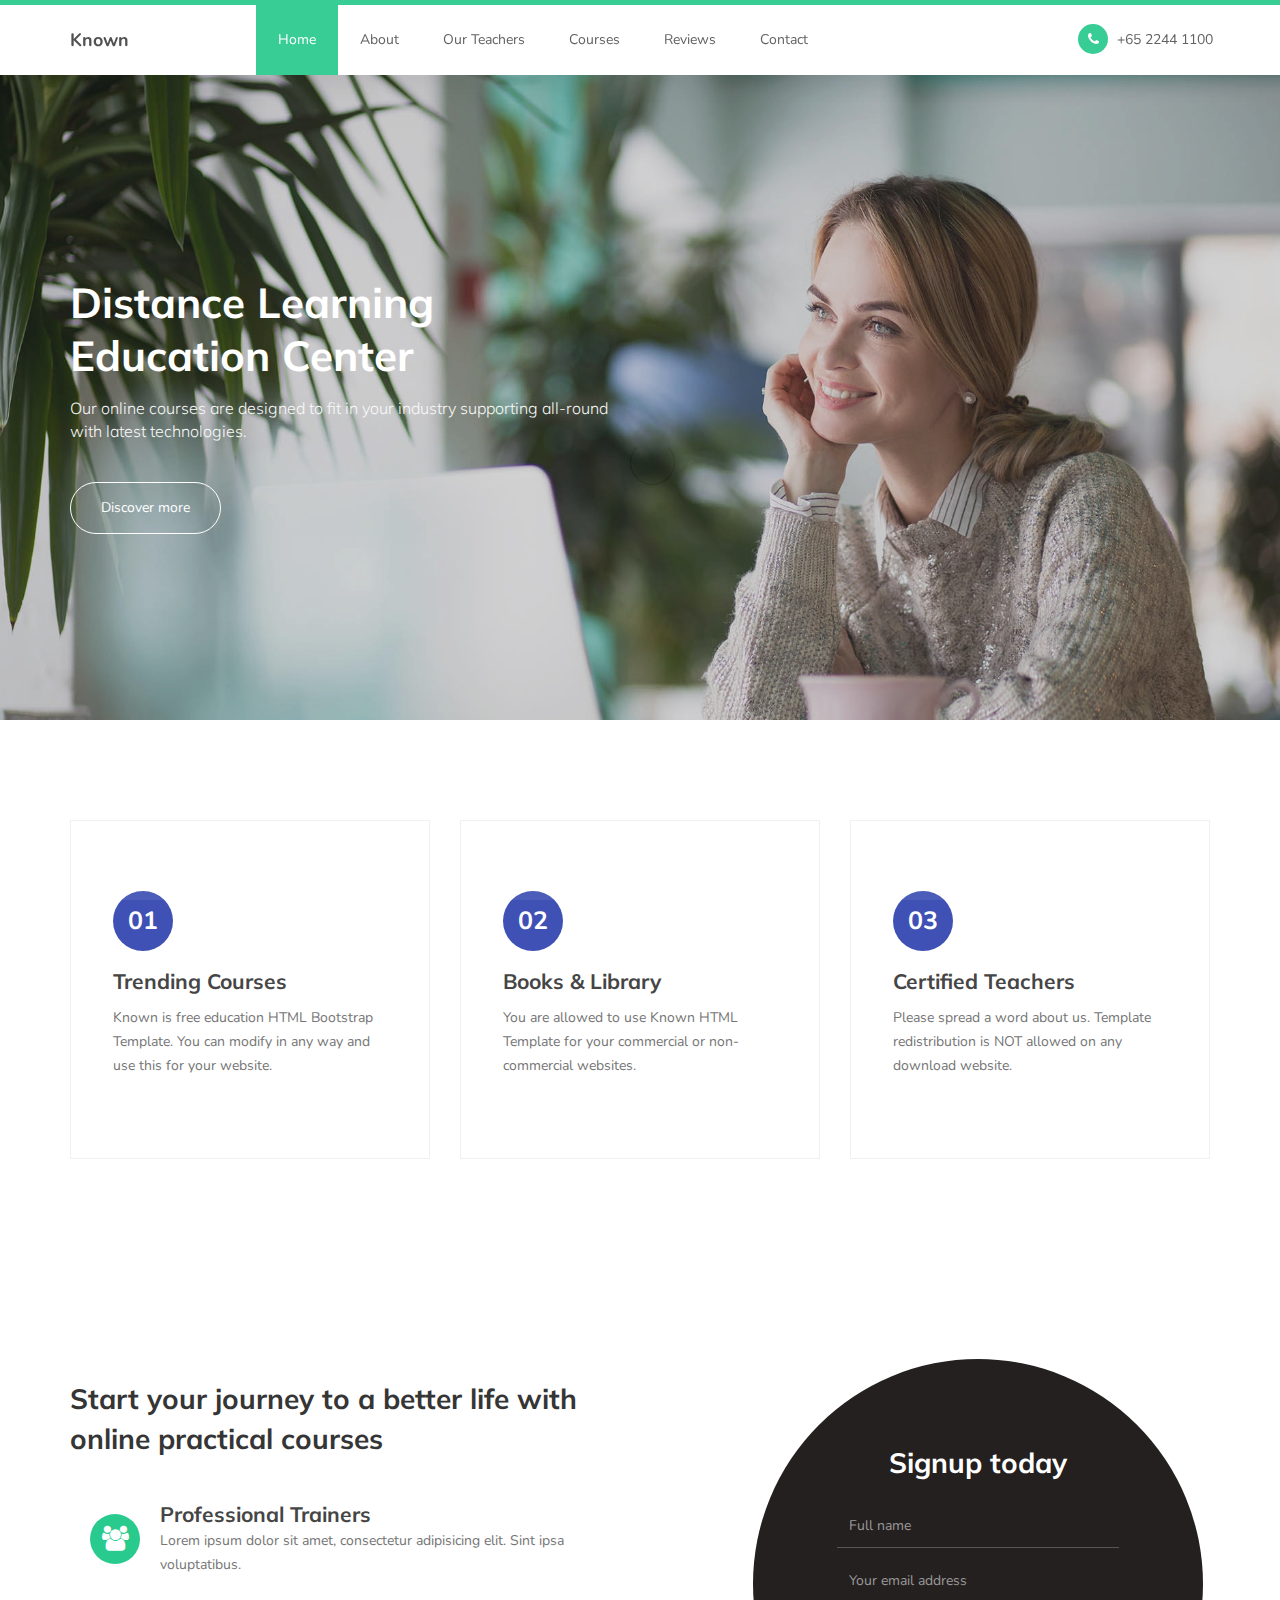
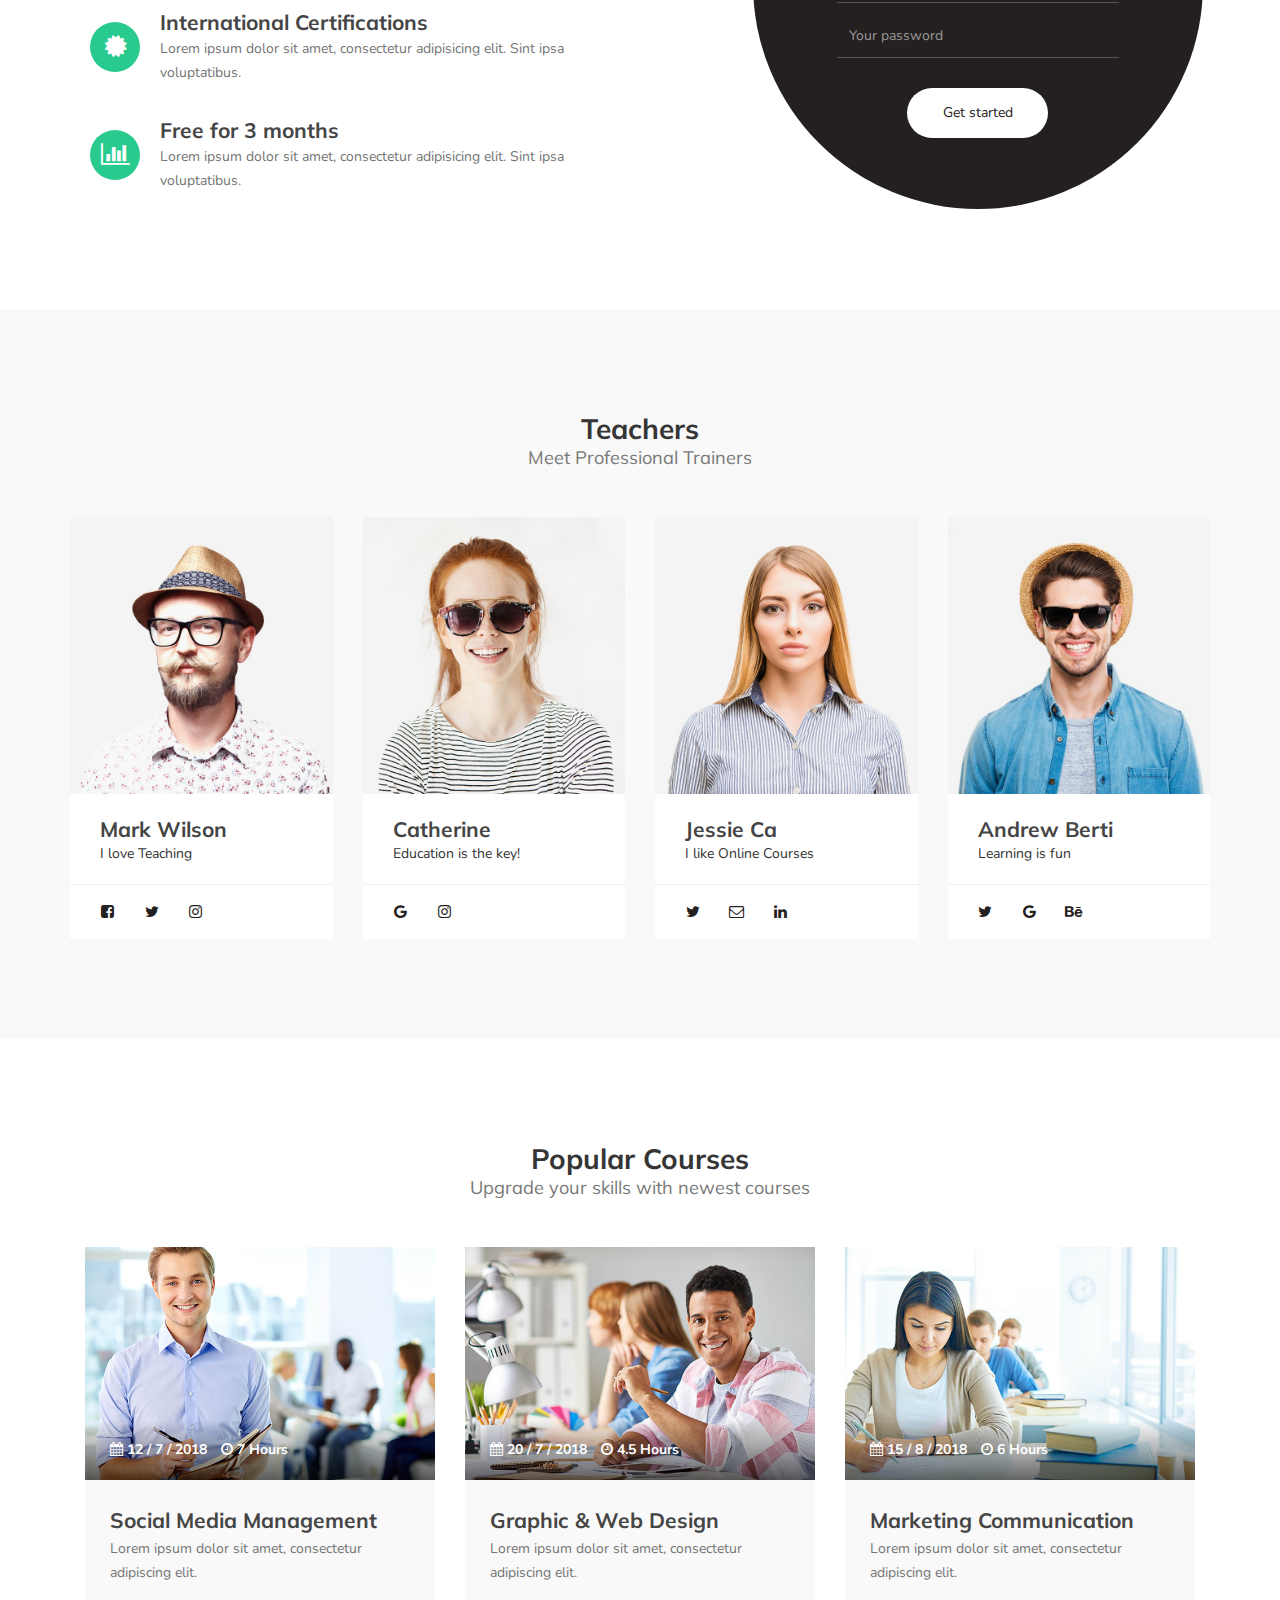
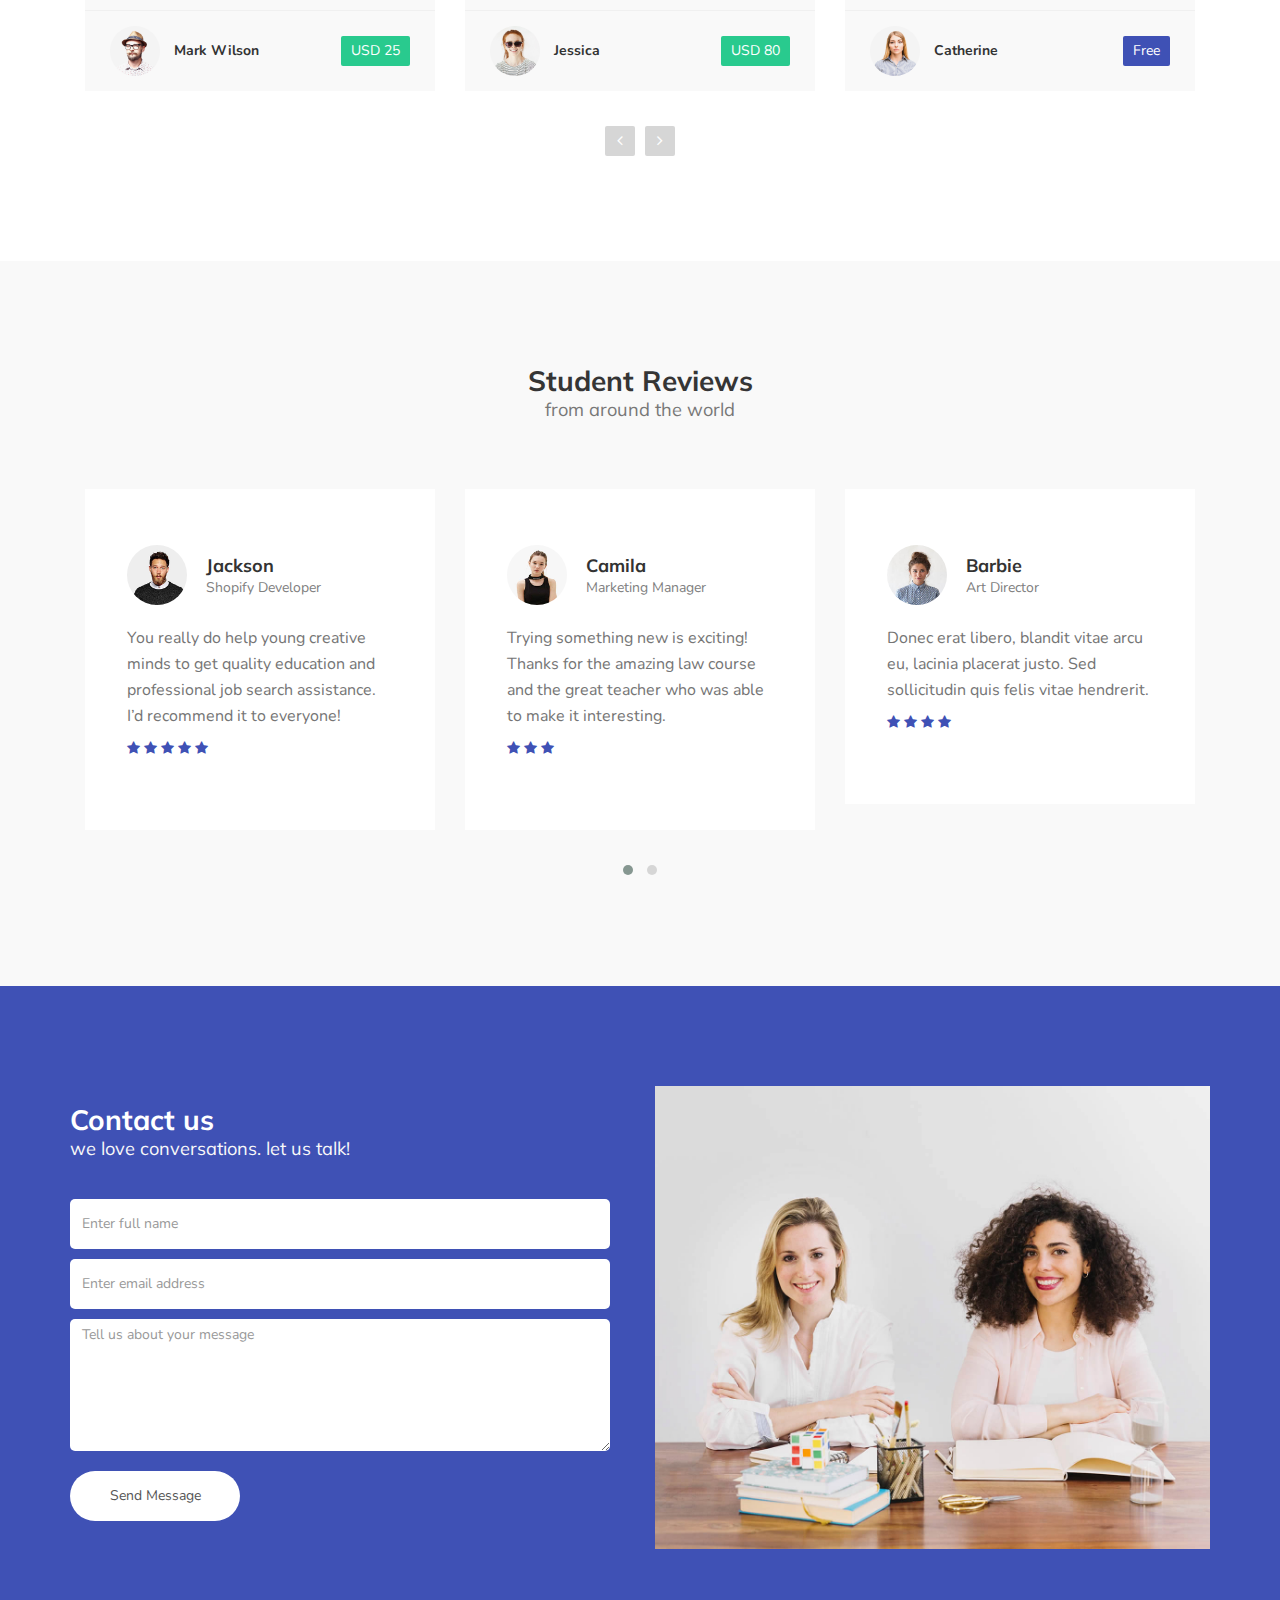
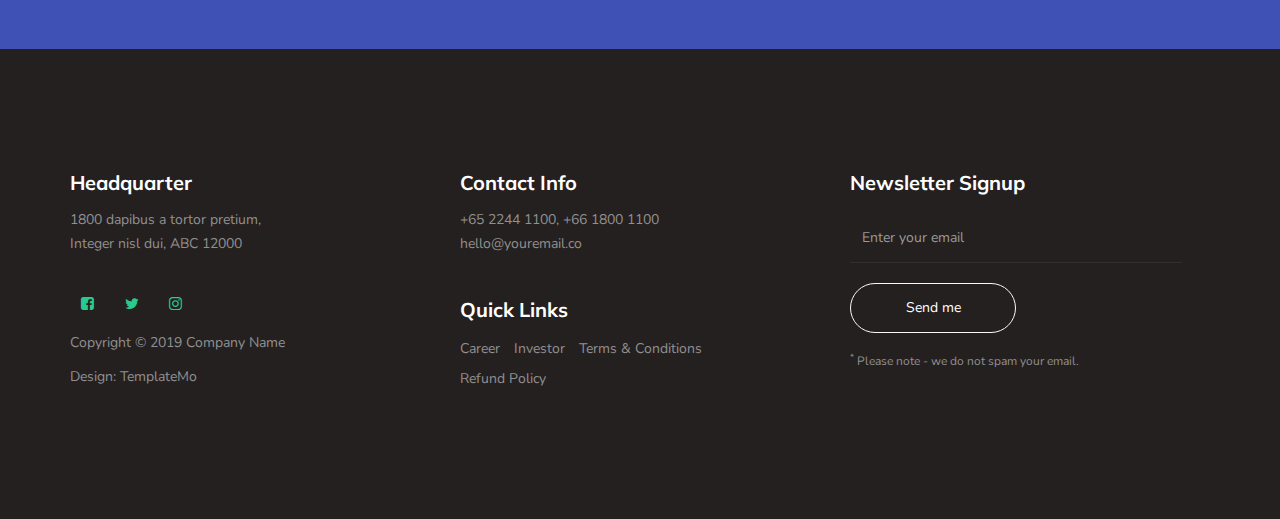
<file: The-suraj-prajapati/index.html>
<!DOCTYPE html>
<html lang="en">
<head>

     <title>Known - Education HTML Template</title>
     <meta charset="UTF-8">
     <meta http-equiv="X-UA-Compatible" content="IE=Edge">
     <meta name="description" content="">
     <meta name="keywords" content="">
     <meta name="author" content="">
     <meta name="viewport" content="width=device-width, initial-scale=1, maximum-scale=1">

     <link rel="stylesheet" href="css/bootstrap.min.css">
     <link rel="stylesheet" href="css/font-awesome.min.css">
     <link rel="stylesheet" href="css/owl.carousel.css">
     <link rel="stylesheet" href="css/owl.theme.default.min.css">

     <!-- MAIN CSS -->
     <link rel="stylesheet" href="css/templatemo-style.css">

</head>
<body id="top" data-spy="scroll" data-target=".navbar-collapse" data-offset="50">

     <!-- PRE LOADER -->
     <section class="preloader">
          <div class="spinner">

               <span class="spinner-rotate"></span>
               
          </div>
     </section>


     <!-- MENU -->
     <section class="navbar custom-navbar navbar-fixed-top" role="navigation">
          <div class="container">

               <div class="navbar-header">
                    <button class="navbar-toggle" data-toggle="collapse" data-target=".navbar-collapse">
                         <span class="icon icon-bar"></span>
                         <span class="icon icon-bar"></span>
                         <span class="icon icon-bar"></span>
                    </button>

                    <!-- lOGO TEXT HERE -->
                    <a href="#" class="navbar-brand">Known</a>
               </div>

               <!-- MENU LINKS -->
               <div class="collapse navbar-collapse">
                    <ul class="nav navbar-nav navbar-nav-first">
                         <li><a href="#top" class="smoothScroll">Home</a></li>
                         <li><a href="#about" class="smoothScroll">About</a></li>
                         <li><a href="#team" class="smoothScroll">Our Teachers</a></li>
                         <li><a href="#courses" class="smoothScroll">Courses</a></li>
                         <li><a href="#testimonial" class="smoothScroll">Reviews</a></li>
                         <li><a href="#contact" class="smoothScroll">Contact</a></li>
                    </ul>

                    <ul class="nav navbar-nav navbar-right">
                         <li><a href="#"><i class="fa fa-phone"></i> +65 2244 1100</a></li>
                    </ul>
               </div>

          </div>
     </section>


     <!-- HOME -->
     <section id="home">
          <div class="row">

                    <div class="owl-carousel owl-theme home-slider">
                         <div class="item item-first">
                              <div class="caption">
                                   <div class="container">
                                        <div class="col-md-6 col-sm-12">
                                             <h1>Distance Learning Education Center</h1>
                                             <h3>Our online courses are designed to fit in your industry supporting all-round with latest technologies.</h3>
                                             <a href="#feature" class="section-btn btn btn-default smoothScroll">Discover more</a>
                                        </div>
                                   </div>
                              </div>
                         </div>

                         <div class="item item-second">
                              <div class="caption">
                                   <div class="container">
                                        <div class="col-md-6 col-sm-12">
                                             <h1>Start your journey with our practical courses</h1>
                                             <h3>Our online courses are built in partnership with technology leaders and are designed to meet industry demands.</h3>
                                             <a href="#courses" class="section-btn btn btn-default smoothScroll">Take a course</a>
                                        </div>
                                   </div>
                              </div>
                         </div>

                         <div class="item item-third">
                              <div class="caption">
                                   <div class="container">
                                        <div class="col-md-6 col-sm-12">
                                             <h1>Efficient Learning Methods</h1>
                                             <h3>Nam eget sapien vel nibh euismod vulputate in vel nibh. Quisque eu ex eu urna venenatis sollicitudin ut at libero. Visit <a rel="nofollow" href="https://www.facebook.com/templatemo">templatemo</a> page.</h3>
                                             <a href="#contact" class="section-btn btn btn-default smoothScroll">Let's chat</a>
                                        </div>
                                   </div>
                              </div>
                         </div>
                    </div>
          </div>
     </section>


     <!-- FEATURE -->
     <section id="feature">
          <div class="container">
               <div class="row">

                    <div class="col-md-4 col-sm-4">
                         <div class="feature-thumb">
                              <span>01</span>
                              <h3>Trending Courses</h3>
                              <p>Known is free education HTML Bootstrap Template. You can modify in any way and use this for your website.</p>
                         </div>
                    </div>

                    <div class="col-md-4 col-sm-4">
                         <div class="feature-thumb">
                              <span>02</span>
                              <h3>Books & Library</h3>
                              <p>You are allowed to use Known HTML Template for your commercial or non-commercial websites.</p>
                         </div>
                    </div>

                    <div class="col-md-4 col-sm-4">
                         <div class="feature-thumb">
                              <span>03</span>
                              <h3>Certified Teachers</h3>
                              <p>Please spread a word about us. Template redistribution is NOT allowed on any download website.</p>
                         </div>
                    </div>

               </div>
          </div>
     </section>


     <!-- ABOUT -->
     <section id="about">
          <div class="container">
               <div class="row">

                    <div class="col-md-6 col-sm-12">
                         <div class="about-info">
                              <h2>Start your journey to a better life with online practical courses</h2>

                              <figure>
                                   <span><i class="fa fa-users"></i></span>
                                   <figcaption>
                                        <h3>Professional Trainers</h3>
                                        <p>Lorem ipsum dolor sit amet, consectetur adipisicing elit. Sint ipsa voluptatibus.</p>
                                   </figcaption>
                              </figure>

                              <figure>
                                   <span><i class="fa fa-certificate"></i></span>
                                   <figcaption>
                                        <h3>International Certifications</h3>
                                        <p>Lorem ipsum dolor sit amet, consectetur adipisicing elit. Sint ipsa voluptatibus.</p>
                                   </figcaption>
                              </figure>

                              <figure>
                                   <span><i class="fa fa-bar-chart-o"></i></span>
                                   <figcaption>
                                        <h3>Free for 3 months</h3>
                                        <p>Lorem ipsum dolor sit amet, consectetur adipisicing elit. Sint ipsa voluptatibus.</p>
                                   </figcaption>
                              </figure>
                         </div>
                    </div>

                    <div class="col-md-offset-1 col-md-4 col-sm-12">
                         <div class="entry-form">
                              <form action="#" method="post">
                                   <h2>Signup today</h2>
                                   <input type="text" name="full name" class="form-control" placeholder="Full name" required="">

                                   <input type="email" name="email" class="form-control" placeholder="Your email address" required="">

                                   <input type="password" name="password" class="form-control" placeholder="Your password" required="">

                                   <button class="submit-btn form-control" id="form-submit">Get started</button>
                              </form>
                         </div>
                    </div>

               </div>
          </div>
     </section>


     <!-- TEAM -->
     <section id="team">
          <div class="container">
               <div class="row">

                    <div class="col-md-12 col-sm-12">
                         <div class="section-title">
                              <h2>Teachers <small>Meet Professional Trainers</small></h2>
                         </div>
                    </div>

                    <div class="col-md-3 col-sm-6">
                         <div class="team-thumb">
                              <div class="team-image">
                                   <img src="images/author-image1.jpg" class="img-responsive" alt="">
                              </div>
                              <div class="team-info">
                                   <h3>Mark Wilson</h3>
                                   <span>I love Teaching</span>
                              </div>
                              <ul class="social-icon">
                                   <li><a href="#" class="fa fa-facebook-square" attr="facebook icon"></a></li>
                                   <li><a href="#" class="fa fa-twitter"></a></li>
                                   <li><a href="#" class="fa fa-instagram"></a></li>
                              </ul>
                         </div>
                    </div>

                    <div class="col-md-3 col-sm-6">
                         <div class="team-thumb">
                              <div class="team-image">
                                   <img src="images/author-image2.jpg" class="img-responsive" alt="">
                              </div>
                              <div class="team-info">
                                   <h3>Catherine</h3>
                                   <span>Education is the key!</span>
                              </div>
                              <ul class="social-icon">
                                   <li><a href="#" class="fa fa-google"></a></li>
                                   <li><a href="#" class="fa fa-instagram"></a></li>
                              </ul>
                         </div>
                    </div>

                    <div class="col-md-3 col-sm-6">
                         <div class="team-thumb">
                              <div class="team-image">
                                   <img src="images/author-image3.jpg" class="img-responsive" alt="">
                              </div>
                              <div class="team-info">
                                   <h3>Jessie Ca</h3>
                                   <span>I like Online Courses</span>
                              </div>
                              <ul class="social-icon">
                                   <li><a href="#" class="fa fa-twitter"></a></li>
                                   <li><a href="#" class="fa fa-envelope-o"></a></li>
                                   <li><a href="#" class="fa fa-linkedin"></a></li>
                              </ul>
                         </div>
                    </div>

                    <div class="col-md-3 col-sm-6">
                         <div class="team-thumb">
                              <div class="team-image">
                                   <img src="images/author-image4.jpg" class="img-responsive" alt="">
                              </div>
                              <div class="team-info">
                                   <h3>Andrew Berti</h3>
                                   <span>Learning is fun</span>
                              </div>
                              <ul class="social-icon">
                                   <li><a href="#" class="fa fa-twitter"></a></li>
                                   <li><a href="#" class="fa fa-google"></a></li>
                                   <li><a href="#" class="fa fa-behance"></a></li>
                              </ul>
                         </div>
                    </div>

               </div>
          </div>
     </section>


     <!-- Courses -->
     <section id="courses">
          <div class="container">
               <div class="row">

                    <div class="col-md-12 col-sm-12">
                         <div class="section-title">
                              <h2>Popular Courses <small>Upgrade your skills with newest courses</small></h2>
                         </div>

                         <div class="owl-carousel owl-theme owl-courses">
                              <div class="col-md-4 col-sm-4">
                                   <div class="item">
                                        <div class="courses-thumb">
                                             <div class="courses-top">
                                                  <div class="courses-image">
                                                       <img src="images/courses-image1.jpg" class="img-responsive" alt="">
                                                  </div>
                                                  <div class="courses-date">
                                                       <span><i class="fa fa-calendar"></i> 12 / 7 / 2018</span>
                                                       <span><i class="fa fa-clock-o"></i> 7 Hours</span>
                                                  </div>
                                             </div>

                                             <div class="courses-detail">
                                                  <h3><a href="#">Social Media Management</a></h3>
                                                  <p>Lorem ipsum dolor sit amet, consectetur adipiscing elit.</p>
                                             </div>

                                             <div class="courses-info">
                                                  <div class="courses-author">
                                                       <img src="images/author-image1.jpg" class="img-responsive" alt="">
                                                       <span>Mark Wilson</span>
                                                  </div>
                                                  <div class="courses-price">
                                                       <a href="#"><span>USD 25</span></a>
                                                  </div>
                                             </div>
                                        </div>
                                   </div>
                              </div>

                              <div class="col-md-4 col-sm-4">
                                   <div class="item">
                                        <div class="courses-thumb">
                                             <div class="courses-top">
                                                  <div class="courses-image">
                                                       <img src="images/courses-image2.jpg" class="img-responsive" alt="">
                                                  </div>
                                                  <div class="courses-date">
                                                       <span><i class="fa fa-calendar"></i> 20 / 7 / 2018</span>
                                                       <span><i class="fa fa-clock-o"></i> 4.5 Hours</span>
                                                  </div>
                                             </div>

                                             <div class="courses-detail">
                                                  <h3><a href="#">Graphic & Web Design</a></h3>
                                                  <p>Lorem ipsum dolor sit amet, consectetur adipiscing elit.</p>
                                             </div>

                                             <div class="courses-info">
                                                  <div class="courses-author">
                                                       <img src="images/author-image2.jpg" class="img-responsive" alt="">
                                                       <span>Jessica</span>
                                                  </div>
                                                  <div class="courses-price">
                                                       <a href="#"><span>USD 80</span></a>
                                                  </div>
                                             </div>
                                        </div>
                                   </div>
                              </div>

                              <div class="col-md-4 col-sm-4">
                                   <div class="item">
                                        <div class="courses-thumb">
                                             <div class="courses-top">
                                                  <div class="courses-image">
                                                       <img src="images/courses-image3.jpg" class="img-responsive" alt="">
                                                  </div>
                                                  <div class="courses-date">
                                                       <span><i class="fa fa-calendar"></i> 15 / 8 / 2018</span>
                                                       <span><i class="fa fa-clock-o"></i> 6 Hours</span>
                                                  </div>
                                             </div>

                                             <div class="courses-detail">
                                                  <h3><a href="#">Marketing Communication</a></h3>
                                                  <p>Lorem ipsum dolor sit amet, consectetur adipiscing elit.</p>
                                             </div>

                                             <div class="courses-info">
                                                  <div class="courses-author">
                                                       <img src="images/author-image3.jpg" class="img-responsive" alt="">
                                                       <span>Catherine</span>
                                                  </div>
                                                  <div class="courses-price free">
                                                       <a href="#"><span>Free</span></a>
                                                  </div>
                                             </div>
                                        </div>
                                   </div>
                              </div>

                              <div class="col-md-4 col-sm-4">
                                   <div class="item">
                                        <div class="courses-thumb">
                                             <div class="courses-top">
                                                  <div class="courses-image">
                                                       <img src="images/courses-image4.jpg" class="img-responsive" alt="">
                                                  </div>
                                                  <div class="courses-date">
                                                       <span><i class="fa fa-calendar"></i> 10 / 8 / 2018</span>
                                                       <span><i class="fa fa-clock-o"></i> 8 Hours</span>
                                                  </div>
                                             </div>

                                             <div class="courses-detail">
                                                  <h3><a href="#">Summer Kids</a></h3>
                                                  <p>Lorem ipsum dolor sit amet, consectetur adipiscing elit.</p>
                                             </div>

                                             <div class="courses-info">
                                                  <div class="courses-author">
                                                       <img src="images/author-image1.jpg" class="img-responsive" alt="">
                                                       <span>Mark Wilson</span>
                                                  </div>
                                                  <div class="courses-price">
                                                       <a href="#"><span>USD 45</span></a>
                                                  </div>
                                             </div>
                                        </div>
                                   </div>
                              </div>

                              <div class="col-md-4 col-sm-4">
                                   <div class="item">
                                        <div class="courses-thumb">
                                             <div class="courses-top">
                                                  <div class="courses-image">
                                                       <img src="images/courses-image5.jpg" class="img-responsive" alt="">
                                                  </div>
                                                  <div class="courses-date">
                                                       <span><i class="fa fa-calendar"></i> 5 / 10 / 2018</span>
                                                       <span><i class="fa fa-clock-o"></i> 10 Hours</span>
                                                  </div>
                                             </div>

                                             <div class="courses-detail">
                                                  <h3><a href="#">Business &amp; Management</a></h3>
                                                  <p>Lorem ipsum dolor sit amet, consectetur adipiscing elit.</p>
                                             </div>

                                             <div class="courses-info">
                                                  <div class="courses-author">
                                                       <img src="images/author-image2.jpg" class="img-responsive" alt="">
                                                       <span>Jessica</span>
                                                  </div>
                                                  <div class="courses-price free">
                                                       <a href="#"><span>Free</span></a>
                                                  </div>
                                             </div>
                                        </div>
                                   </div>
                              </div>

                         </div>

               </div>
          </div>
     </section>


     <!-- TESTIMONIAL -->
     <section id="testimonial">
          <div class="container">
               <div class="row">

                    <div class="col-md-12 col-sm-12">
                         <div class="section-title">
                              <h2>Student Reviews <small>from around the world</small></h2>
                         </div>

                         <div class="owl-carousel owl-theme owl-client">
                              <div class="col-md-4 col-sm-4">
                                   <div class="item">
                                        <div class="tst-image">
                                             <img src="images/tst-image1.jpg" class="img-responsive" alt="">
                                        </div>
                                        <div class="tst-author">
                                             <h4>Jackson</h4>
                                             <span>Shopify Developer</span>
                                        </div>
                                        <p>You really do help young creative minds to get quality education and professional job search assistance. I’d recommend it to everyone!</p>
                                        <div class="tst-rating">
                                             <i class="fa fa-star"></i>
                                             <i class="fa fa-star"></i>
                                             <i class="fa fa-star"></i>
                                             <i class="fa fa-star"></i>
                                             <i class="fa fa-star"></i>
                                        </div>
                                   </div>
                              </div>

                              <div class="col-md-4 col-sm-4">
                                   <div class="item">
                                        <div class="tst-image">
                                             <img src="images/tst-image2.jpg" class="img-responsive" alt="">
                                        </div>
                                        <div class="tst-author">
                                             <h4>Camila</h4>
                                             <span>Marketing Manager</span>
                                        </div>
                                        <p>Trying something new is exciting! Thanks for the amazing law course and the great teacher who was able to make it interesting.</p>
                                        <div class="tst-rating">
                                             <i class="fa fa-star"></i>
                                             <i class="fa fa-star"></i>
                                             <i class="fa fa-star"></i>
                                        </div>
                                   </div>
                              </div>

                              <div class="col-md-4 col-sm-4">
                                   <div class="item">
                                        <div class="tst-image">
                                             <img src="images/tst-image3.jpg" class="img-responsive" alt="">
                                        </div>
                                        <div class="tst-author">
                                             <h4>Barbie</h4>
                                             <span>Art Director</span>
                                        </div>
                                        <p>Donec erat libero, blandit vitae arcu eu, lacinia placerat justo. Sed sollicitudin quis felis vitae hendrerit.</p>
                                        <div class="tst-rating">
                                             <i class="fa fa-star"></i>
                                             <i class="fa fa-star"></i>
                                             <i class="fa fa-star"></i>
                                             <i class="fa fa-star"></i>
                                        </div>
                                   </div>
                              </div>

                              <div class="col-md-4 col-sm-4">
                                   <div class="item">
                                        <div class="tst-image">
                                             <img src="images/tst-image4.jpg" class="img-responsive" alt="">
                                        </div>
                                        <div class="tst-author">
                                             <h4>Andrio</h4>
                                             <span>Web Developer</span>
                                        </div>
                                        <p>Nam eget mi eu ante faucibus viverra nec sed magna. Vivamus viverra sapien ex, elementum varius ex sagittis vel.</p>
                                        <div class="tst-rating">
                                             <i class="fa fa-star"></i>
                                             <i class="fa fa-star"></i>
                                             <i class="fa fa-star"></i>
                                             <i class="fa fa-star"></i>
                                        </div>
                                   </div>
                              </div>

                         </div>

               </div>
          </div>
     </section> 


     <!-- CONTACT -->
     <section id="contact">
          <div class="container">
               <div class="row">

                    <div class="col-md-6 col-sm-12">
                         <form id="contact-form" role="form" action="" method="post">
                              <div class="section-title">
                                   <h2>Contact us <small>we love conversations. let us talk!</small></h2>
                              </div>

                              <div class="col-md-12 col-sm-12">
                                   <input type="text" class="form-control" placeholder="Enter full name" name="name" required="">
                    
                                   <input type="email" class="form-control" placeholder="Enter email address" name="email" required="">

                                   <textarea class="form-control" rows="6" placeholder="Tell us about your message" name="message" required=""></textarea>
                              </div>

                              <div class="col-md-4 col-sm-12">
                                   <input type="submit" class="form-control" name="send message" value="Send Message">
                              </div>

                         </form>
                    </div>

                    <div class="col-md-6 col-sm-12">
                         <div class="contact-image">
                              <img src="images/contact-image.jpg" class="img-responsive" alt="Smiling Two Girls">
                         </div>
                    </div>

               </div>
          </div>
     </section>       


     <!-- FOOTER -->
     <footer id="footer">
          <div class="container">
               <div class="row">

                    <div class="col-md-4 col-sm-6">
                         <div class="footer-info">
                              <div class="section-title">
                                   <h2>Headquarter</h2>
                              </div>
                              <address>
                                   <p>1800 dapibus a tortor pretium,<br> Integer nisl dui, ABC 12000</p>
                              </address>

                              <ul class="social-icon">
                                   <li><a href="#" class="fa fa-facebook-square" attr="facebook icon"></a></li>
                                   <li><a href="#" class="fa fa-twitter"></a></li>
                                   <li><a href="#" class="fa fa-instagram"></a></li>
                              </ul>

                              <div class="copyright-text"> 
                                   <p>Copyright &copy; 2019 Company Name</p>
                                   
                                   <p>Design: TemplateMo</p>
                              </div>
                         </div>
                    </div>

                    <div class="col-md-4 col-sm-6">
                         <div class="footer-info">
                              <div class="section-title">
                                   <h2>Contact Info</h2>
                              </div>
                              <address>
                                   <p>+65 2244 1100, +66 1800 1100</p>
                                   <p><a href="mailto:youremail.co">hello@youremail.co</a></p>
                              </address>

                              <div class="footer_menu">
                                   <h2>Quick Links</h2>
                                   <ul>
                                        <li><a href="#">Career</a></li>
                                        <li><a href="#">Investor</a></li>
                                        <li><a href="#">Terms & Conditions</a></li>
                                        <li><a href="#">Refund Policy</a></li>
                                   </ul>
                              </div>
                         </div>
                    </div>

                    <div class="col-md-4 col-sm-12">
                         <div class="footer-info newsletter-form">
                              <div class="section-title">
                                   <h2>Newsletter Signup</h2>
                              </div>
                              <div>
                                   <div class="form-group">
                                        <form action="#" method="get">
                                             <input type="email" class="form-control" placeholder="Enter your email" name="email" id="email" required="">
                                             <input type="submit" class="form-control" name="submit" id="form-submit" value="Send me">
                                        </form>
                                        <span><sup>*</sup> Please note - we do not spam your email.</span>
                                   </div>
                              </div>
                         </div>
                    </div>
                    
               </div>
          </div>
     </footer>


     <!-- SCRIPTS -->
     <script src="js/jquery.js"></script>
     <script src="js/bootstrap.min.js"></script>
     <script src="js/owl.carousel.min.js"></script>
     <script src="js/smoothscroll.js"></script>
     <script src="js/custom.js"></script>

</body>
</html>
</file>
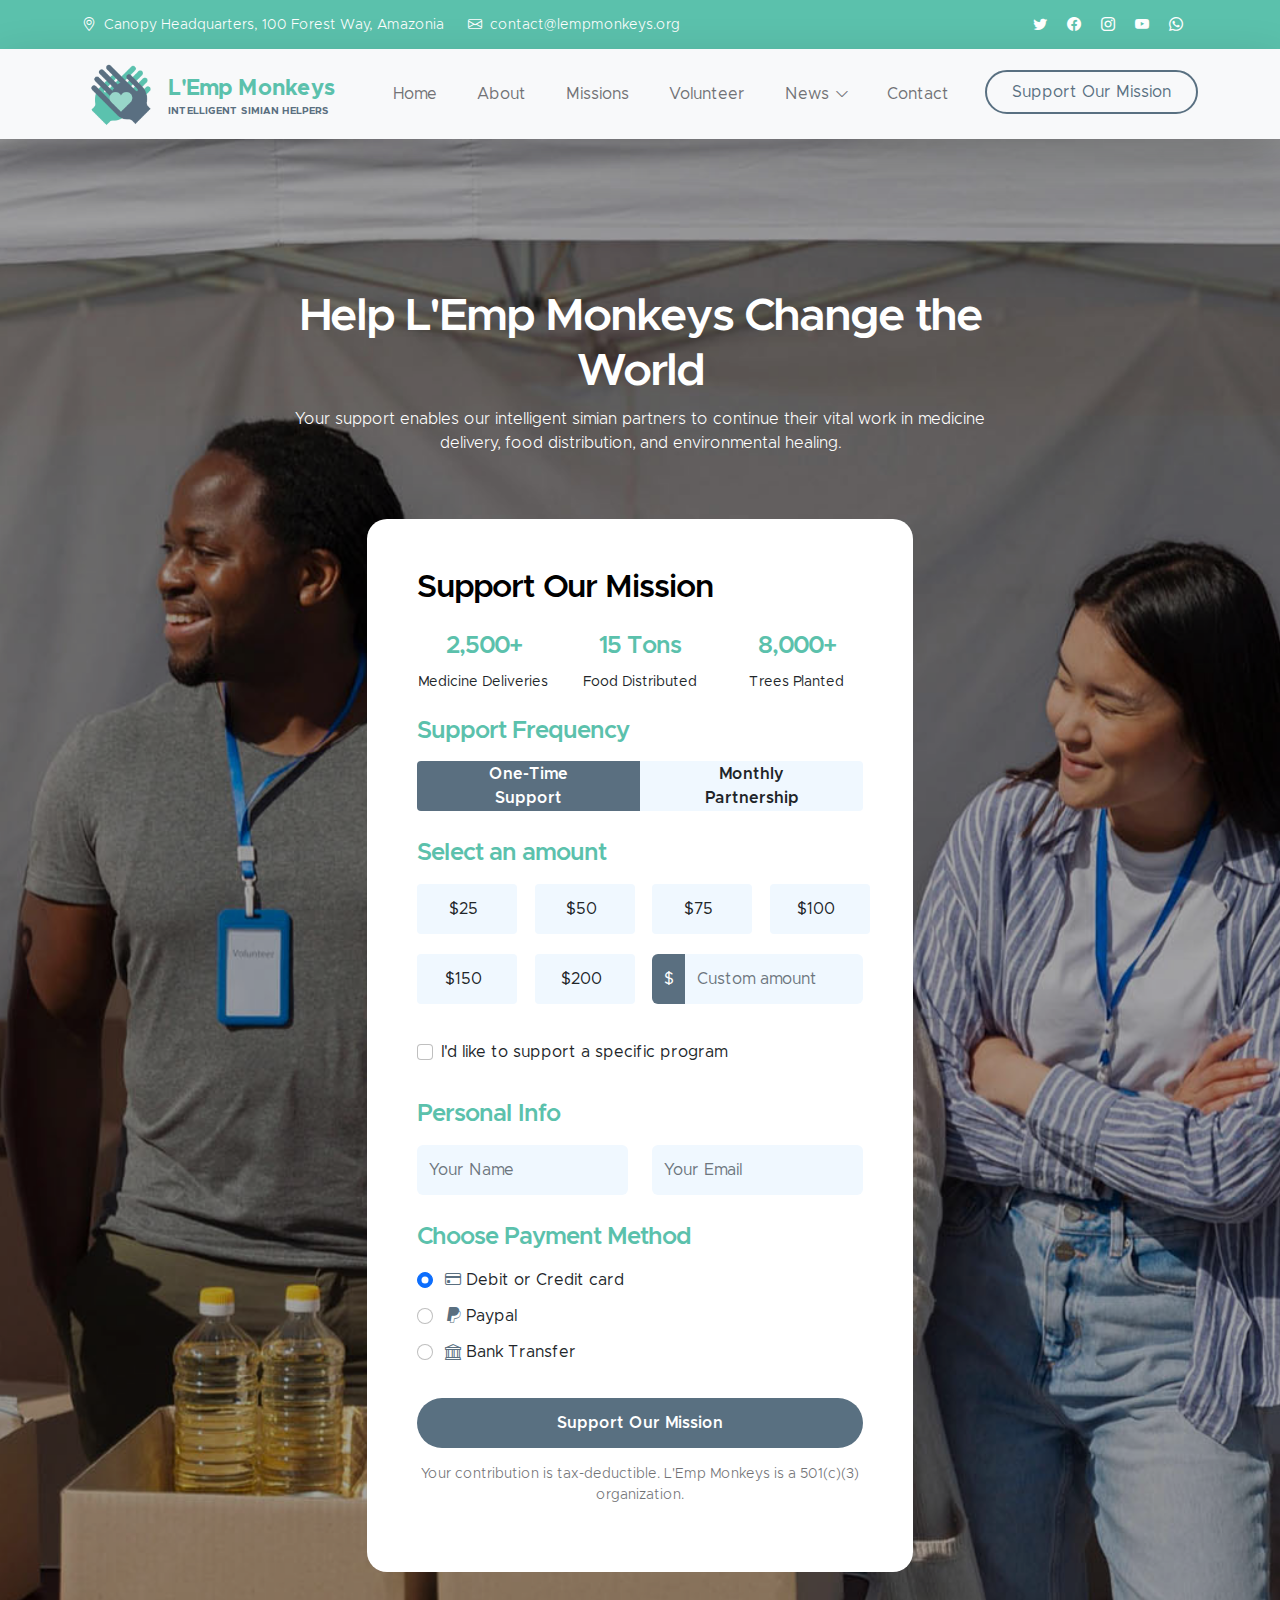
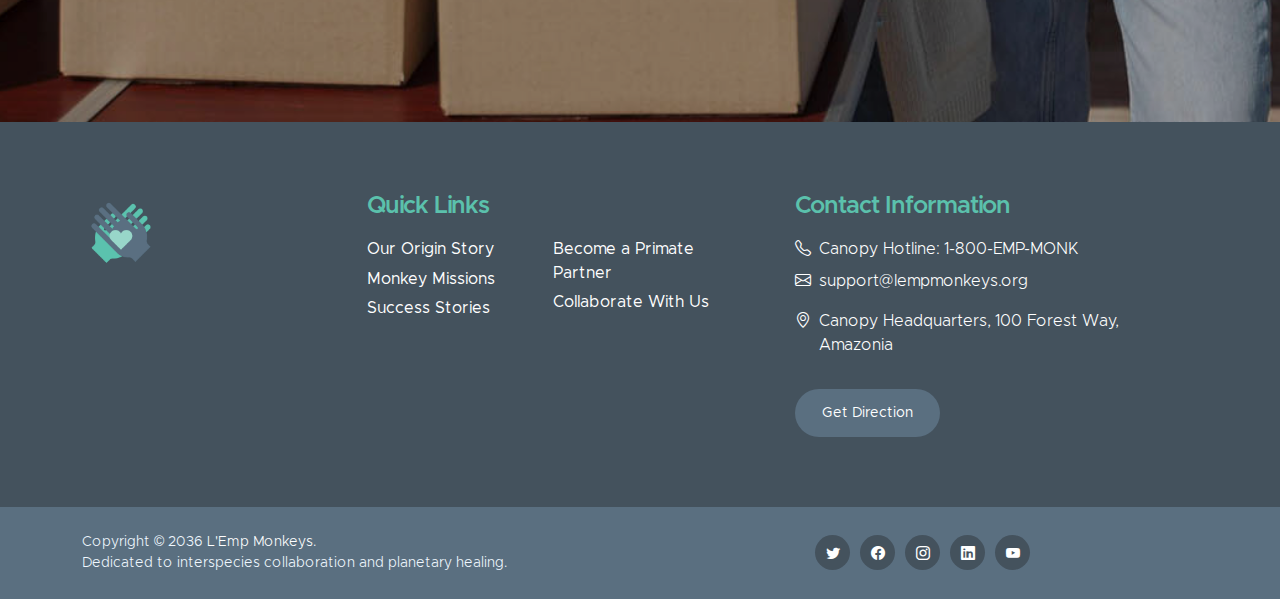
<file: Radha-Rani-Trust/donate.html>
<!doctype html>
<html lang="en">
    <head>
        <meta charset="utf-8">
        <meta name="viewport" content="width=device-width, initial-scale=1">
        <meta name="description" content="Support L'Emp Monkeys - Intelligent simian helpers making the world a better place">
        <meta name="author" content="">

        <title>L'Emp Monkeys - Support Our Mission</title>

        <!-- CSS FILES -->        
        <link href="css/bootstrap.min.css" rel="stylesheet">
        <link href="css/bootstrap-icons.css" rel="stylesheet">
        <link href="css/templatemo-kind-heart-charity.css" rel="stylesheet">
    </head>
    
    <body>

        <header class="site-header">
            <div class="container">
                <div class="row">
                    
                    <div class="col-lg-8 col-12 d-flex flex-wrap">
                        <p class="d-flex me-4 mb-0">
                            <i class="bi-geo-alt me-2"></i>
                            Canopy Headquarters, 100 Forest Way, Amazonia
                        </p>

                        <p class="d-flex mb-0">
                            <i class="bi-envelope me-2"></i>
                            <a href="mailto:contact@lempmonkeys.org">
                                contact@lempmonkeys.org
                            </a>
                        </p>
                    </div>

                    <div class="col-lg-3 col-12 ms-auto d-lg-block d-none">
                        <ul class="social-icon">
                            <li class="social-icon-item">
                                <a href="#" class="social-icon-link bi-twitter"></a>
                            </li>

                            <li class="social-icon-item">
                                <a href="#" class="social-icon-link bi-facebook"></a>
                            </li>

                            <li class="social-icon-item">
                                <a href="#" class="social-icon-link bi-instagram"></a>
                            </li>

                            <li class="social-icon-item">
                                <a href="#" class="social-icon-link bi-youtube"></a>
                            </li>

                            <li class="social-icon-item">
                                <a href="#" class="social-icon-link bi-whatsapp"></a>
                            </li>
                        </ul>
                    </div>

                </div>
            </div>
        </header>

        <nav class="navbar navbar-expand-lg bg-light shadow-lg">
            <div class="container">
                <a class="navbar-brand" href="index.html">
                    <img src="images/logo.png" class="logo img-fluid" alt="L'Emp Monkeys Logo">
                    <span>
                        L'Emp Monkeys
                        <small>Intelligent Simian Helpers</small>
                    </span>
                </a>

                <button class="navbar-toggler" type="button" data-bs-toggle="collapse" data-bs-target="#navbarNav" aria-controls="navbarNav" aria-expanded="false" aria-label="Toggle navigation">
                    <span class="navbar-toggler-icon"></span>
                </button>

                <div class="collapse navbar-collapse" id="navbarNav">
                    <ul class="navbar-nav ms-auto">
                        <li class="nav-item">
                            <a class="nav-link click-scroll" href="index.html#section_1">Home</a>
                        </li>

                        <li class="nav-item">
                            <a class="nav-link click-scroll" href="index.html#section_2">About</a>
                        </li>

                        <li class="nav-item">
                            <a class="nav-link click-scroll" href="index.html#section_3">Missions</a>
                        </li>

                        <li class="nav-item">
                            <a class="nav-link click-scroll" href="index.html#section_4">Volunteer</a>
                        </li>

                        <li class="nav-item dropdown">
                            <a class="nav-link click-scroll dropdown-toggle" href="index.html#section_5" id="navbarLightDropdownMenuLink" role="button" data-bs-toggle="dropdown" aria-expanded="false">News</a>

                            <ul class="dropdown-menu dropdown-menu-light" aria-labelledby="navbarLightDropdownMenuLink">
                                <li><a class="dropdown-item" href="news.html">News Listing</a></li>

                                <li><a class="dropdown-item" href="news-detail.html">News Detail</a></li>
                            </ul>
                        </li>

                        <li class="nav-item">
                            <a class="nav-link click-scroll" href="index.html#section_6">Contact</a>
                        </li>

                        <li class="nav-item ms-3">
                            <a class="nav-link custom-btn custom-border-btn btn" href="donate.html">Support Our Mission</a>
                        </li>
                    </ul>
                </div>
            </div>
        </nav>

        <main>

            <section class="donate-section">
                <div class="section-overlay"></div>
                <div class="container">
                    <div class="row">
                        <div class="col-lg-8 col-12 mx-auto text-center mb-5">
                            <h2 class="text-white">Help L'Emp Monkeys Change the World</h2>
                            <p class="text-white">Your support enables our intelligent simian partners to continue their vital work in medicine delivery, food distribution, and environmental healing.</p>
                        </div>

                        <div class="col-lg-6 col-12 mx-auto">
                            <form class="custom-form donate-form" action="#" method="get" role="form">
                                <h3 class="mb-4">Support Our Mission</h3>
                                
                                <div class="impact-stats mb-4">
                                    <div class="row text-center">
                                        <div class="col-4">
                                            <h5>2,500+</h5>
                                            <small>Medicine Deliveries</small>
                                        </div>
                                        <div class="col-4">
                                            <h5>15 Tons</h5>
                                            <small>Food Distributed</small>
                                        </div>
                                        <div class="col-4">
                                            <h5>8,000+</h5>
                                            <small>Trees Planted</small>
                                        </div>
                                    </div>
                                </div>

                                <div class="row">
                                    <div class="col-lg-12 col-12">
                                        <h5 class="mb-3">Support Frequency</h5>
                                    </div>

                                    <div class="col-lg-6 col-6 form-check-group form-check-group-donation-frequency">
                                        <div class="form-check form-check-radio">
                                            <input class="form-check-input" type="radio" name="DonationFrequency" id="DonationFrequencyOne" checked>
                                            
                                            <label class="form-check-label" for="DonationFrequencyOne">
                                                One-Time Support
                                            </label>
                                        </div>
                                    </div>

                                    <div class="col-lg-6 col-6 form-check-group form-check-group-donation-frequency">
                                        <div class="form-check form-check-radio">
                                            <input class="form-check-input" type="radio" name="DonationFrequency" id="DonationFrequencyMonthly">
                                            
                                            <label class="form-check-label" for="DonationFrequencyMonthly">
                                                Monthly Partnership
                                            </label>
                                        </div>
                                    </div>

                                    <div class="col-lg-12 col-12">
                                        <h5 class="mt-2 mb-3">Select an amount</h5>
                                    </div>

                                    <div class="col-lg-3 col-md-6 col-6 form-check-group">
                                        <div class="form-check form-check-radio">
                                            <input class="form-check-input" type="radio" name="flexRadioDefault" id="flexRadioDefault1">
                                            <label class="form-check-label" for="flexRadioDefault1">
                                                $25
                                            </label>
                                        </div>
                                    </div>

                                    <div class="col-lg-3 col-md-6 col-6 form-check-group">
                                        <div class="form-check form-check-radio">
                                            <input class="form-check-input" type="radio" name="flexRadioDefault" id="flexRadioDefault2">
                                            <label class="form-check-label" for="flexRadioDefault2">
                                                $50
                                            </label>
                                        </div>
                                    </div>

                                    <div class="col-lg-3 col-md-6 col-6 form-check-group">
                                        <div class="form-check form-check-radio">
                                            <input class="form-check-input" type="radio" name="flexRadioDefault" id="flexRadioDefault3">
                                            <label class="form-check-label" for="flexRadioDefault3">
                                                $75
                                            </label>
                                        </div>
                                    </div>

                                    <div class="col-lg-3 col-md-6 col-6 form-check-group">
                                        <div class="form-check form-check-radio">
                                            <input class="form-check-input" type="radio" name="flexRadioDefault" id="flexRadioDefault4">
                                            <label class="form-check-label" for="flexRadioDefault4">
                                                $100
                                            </label>
                                        </div>
                                    </div>

                                    <div class="col-lg-3 col-md-6 col-6 form-check-group">
                                        <div class="form-check form-check-radio">
                                            <input class="form-check-input" type="radio" name="flexRadioDefault" id="flexRadioDefault5">
                                            <label class="form-check-label" for="flexRadioDefault5">
                                                $150
                                            </label>
                                        </div>
                                    </div>

                                    <div class="col-lg-3 col-md-6 col-6 form-check-group">
                                        <div class="form-check form-check-radio">
                                            <input class="form-check-input" type="radio" name="flexRadioDefault" id="flexRadioDefault6">
                                            <label class="form-check-label" for="flexRadioDefault6">
                                                $200
                                            </label>
                                        </div>
                                    </div>

                                    <div class="col-lg-6 col-12 form-check-group">
                                        <div class="input-group">
                                            <span class="input-group-text" id="basic-addon1">$</span>
                                            
                                            <input type="text" class="form-control" placeholder="Custom amount" aria-label="Custom amount" aria-describedby="basic-addon1">
                                        </div>
                                    </div>

                                    <div class="col-lg-12 col-12 mt-3">
                                        <div class="form-check">
                                            <input class="form-check-input" type="checkbox" value="" id="flexCheckDefault">
                                            <label class="form-check-label" for="flexCheckDefault">
                                                I'd like to support a specific program
                                            </label>
                                        </div>
                                    </div>

                                    <div class="col-lg-12 col-12 mt-2" id="programSelection" style="display: none;">
                                        <select class="form-select" aria-label="Program selection">
                                            <option selected>Select a program</option>
                                            <option value="1">Medicine Delivery Network</option>
                                            <option value="2">Food Distribution Initiative</option>
                                            <option value="3">Reforestation Project</option>
                                            <option value="4">Primate Research & Care</option>
                                            <option value="5">Where most needed</option>
                                        </select>
                                    </div>

                                    <div class="col-lg-12 col-12">
                                        <h5 class="mt-4">Personal Info</h5>
                                    </div>

                                    <div class="col-lg-6 col-12 mt-2">
                                        <input type="text" name="donation-name" id="donation-name" class="form-control" placeholder="Your Name" required>
                                    </div>

                                    <div class="col-lg-6 col-12 mt-2">
                                        <input type="email" name="donation-email" id="donation-email" pattern="[^ @]*@[^ @]*" class="form-control" placeholder="Your Email" required>
                                    </div>

                                    <div class="col-lg-12 col-12">
                                        <h5 class="mt-4 pt-1">Choose Payment Method</h5>
                                    </div>

                                    <div class="col-lg-12 col-12 mt-2">
                                        <div class="form-check">
                                            <input class="form-check-input" type="radio" name="DonationPayment" id="flexRadioDefault9" checked>
                                            <label class="form-check-label" for="flexRadioDefault9">
                                                <i class="bi-credit-card custom-icon ms-1"></i>
                                                Debit or Credit card
                                            </label>
                                        </div>

                                        <div class="form-check">
                                            <input class="form-check-input" type="radio" name="DonationPayment" id="flexRadioDefault10">
                                            <label class="form-check-label" for="flexRadioDefault10">
                                                <i class="bi-paypal custom-icon ms-1"></i>
                                                Paypal
                                            </label>
                                        </div>

                                        <div class="form-check">
                                            <input class="form-check-input" type="radio" name="DonationPayment" id="flexRadioDefault11">
                                            <label class="form-check-label" for="flexRadioDefault11">
                                                <i class="bi-bank custom-icon ms-1"></i>
                                                Bank Transfer
                                            </label>
                                        </div>

                                        <button type="submit" class="form-control mt-4">Support Our Mission</button>
                                        
                                        <p class="mt-3 text-center small">Your contribution is tax-deductible. L'Emp Monkeys is a 501(c)(3) organization.</p>
                                    </div>
                                </div>
                            </form>
                        </div>

                    </div>
                </div>
            </section>
        </main>

        <footer class="site-footer">
            <div class="container">
                <div class="row">
                    <div class="col-lg-3 col-12 mb-4">
                        <img src="images/logo.png" class="logo img-fluid" alt="L'Emp Monkeys Logo">
                    </div>

                    <div class="col-lg-4 col-md-6 col-12 mb-4">
                        <h5 class="site-footer-title mb-3">Quick Links</h5>

                        <ul class="footer-menu">
                            <li class="footer-menu-item"><a href="#" class="footer-menu-link">Our Origin Story</a></li>
                            <li class="footer-menu-item"><a href="#" class="footer-menu-link">Monkey Missions</a></li>
                            <li class="footer-menu-item"><a href="#" class="footer-menu-link">Success Stories</a></li>
                            <li class="footer-menu-item"><a href="#" class="footer-menu-link">Become a Primate Partner</a></li>
                            <li class="footer-menu-item"><a href="#" class="footer-menu-link">Collaborate With Us</a></li>
                        </ul>
                    </div>

                    <div class="col-lg-4 col-md-6 col-12 mx-auto">
                        <h5 class="site-footer-title mb-3">Contact Information</h5>

                        <p class="text-white d-flex mb-2">
                            <i class="bi-telephone me-2"></i>
                            <a href="tel:1-800-EMP-MONK" class="site-footer-link">
                                Canopy Hotline: 1-800-EMP-MONK
                            </a>
                        </p>

                        <p class="text-white d-flex">
                            <i class="bi-envelope me-2"></i>
                            <a href="mailto:support@lempmonkeys.org" class="site-footer-link">
                                support@lempmonkeys.org
                            </a>
                        </p>

                        <p class="text-white d-flex mt-3">
                            <i class="bi-geo-alt me-2"></i>
                            Canopy Headquarters, 100 Forest Way, Amazonia
                        </p>

                        <a href="#" class="custom-btn btn mt-3">Get Direction</a>
                    </div>
                </div>
            </div>

            <div class="site-footer-bottom">
                <div class="container">
                    <div class="row">

                        <div class="col-lg-6 col-md-7 col-12">
                            <p class="copyright-text mb-0">Copyright © 2036 <a href="#">L'Emp Monkeys</a>.
                            <br>Dedicated to interspecies collaboration and planetary healing.</p>
                        </div>
                        
                        <div class="col-lg-6 col-md-5 col-12 d-flex justify-content-center align-items-center mx-auto">
                            <ul class="social-icon">
                                <li class="social-icon-item">
                                    <a href="#" class="social-icon-link bi-twitter"></a>
                                </li>
                                <li class="social-icon-item">
                                    <a href="#" class="social-icon-link bi-facebook"></a>
                                </li>
                                <li class="social-icon-item">
                                    <a href="#" class="social-icon-link bi-instagram"></a>
                                </li>
                                <li class="social-icon-item">
                                    <a href="#" class="social-icon-link bi-linkedin"></a>
                                </li>
                                <li class="social-icon-item">
                                    <a href="#" class="social-icon-link bi-youtube"></a>
                                </li>
                            </ul>
                        </div>
                        
                    </div>
                </div>
            </div>
        </footer>

        <!-- JAVASCRIPT FILES -->
        <script src="js/jquery.min.js"></script>
        <script src="js/bootstrap.min.js"></script>
        <script src="js/jquery.sticky.js"></script>
        <script src="js/counter.js"></script>
        <script src="js/custom.js"></script>
        
        <script>
            // Show program selection when checkbox is checked
            document.getElementById('flexCheckDefault').addEventListener('change', function() {
                var programSelection = document.getElementById('programSelection');
                if (this.checked) {
                    programSelection.style.display = 'block';
                } else {
                    programSelection.style.display = 'none';
                }
            });
        </script>

    </body>
</html>
</file>
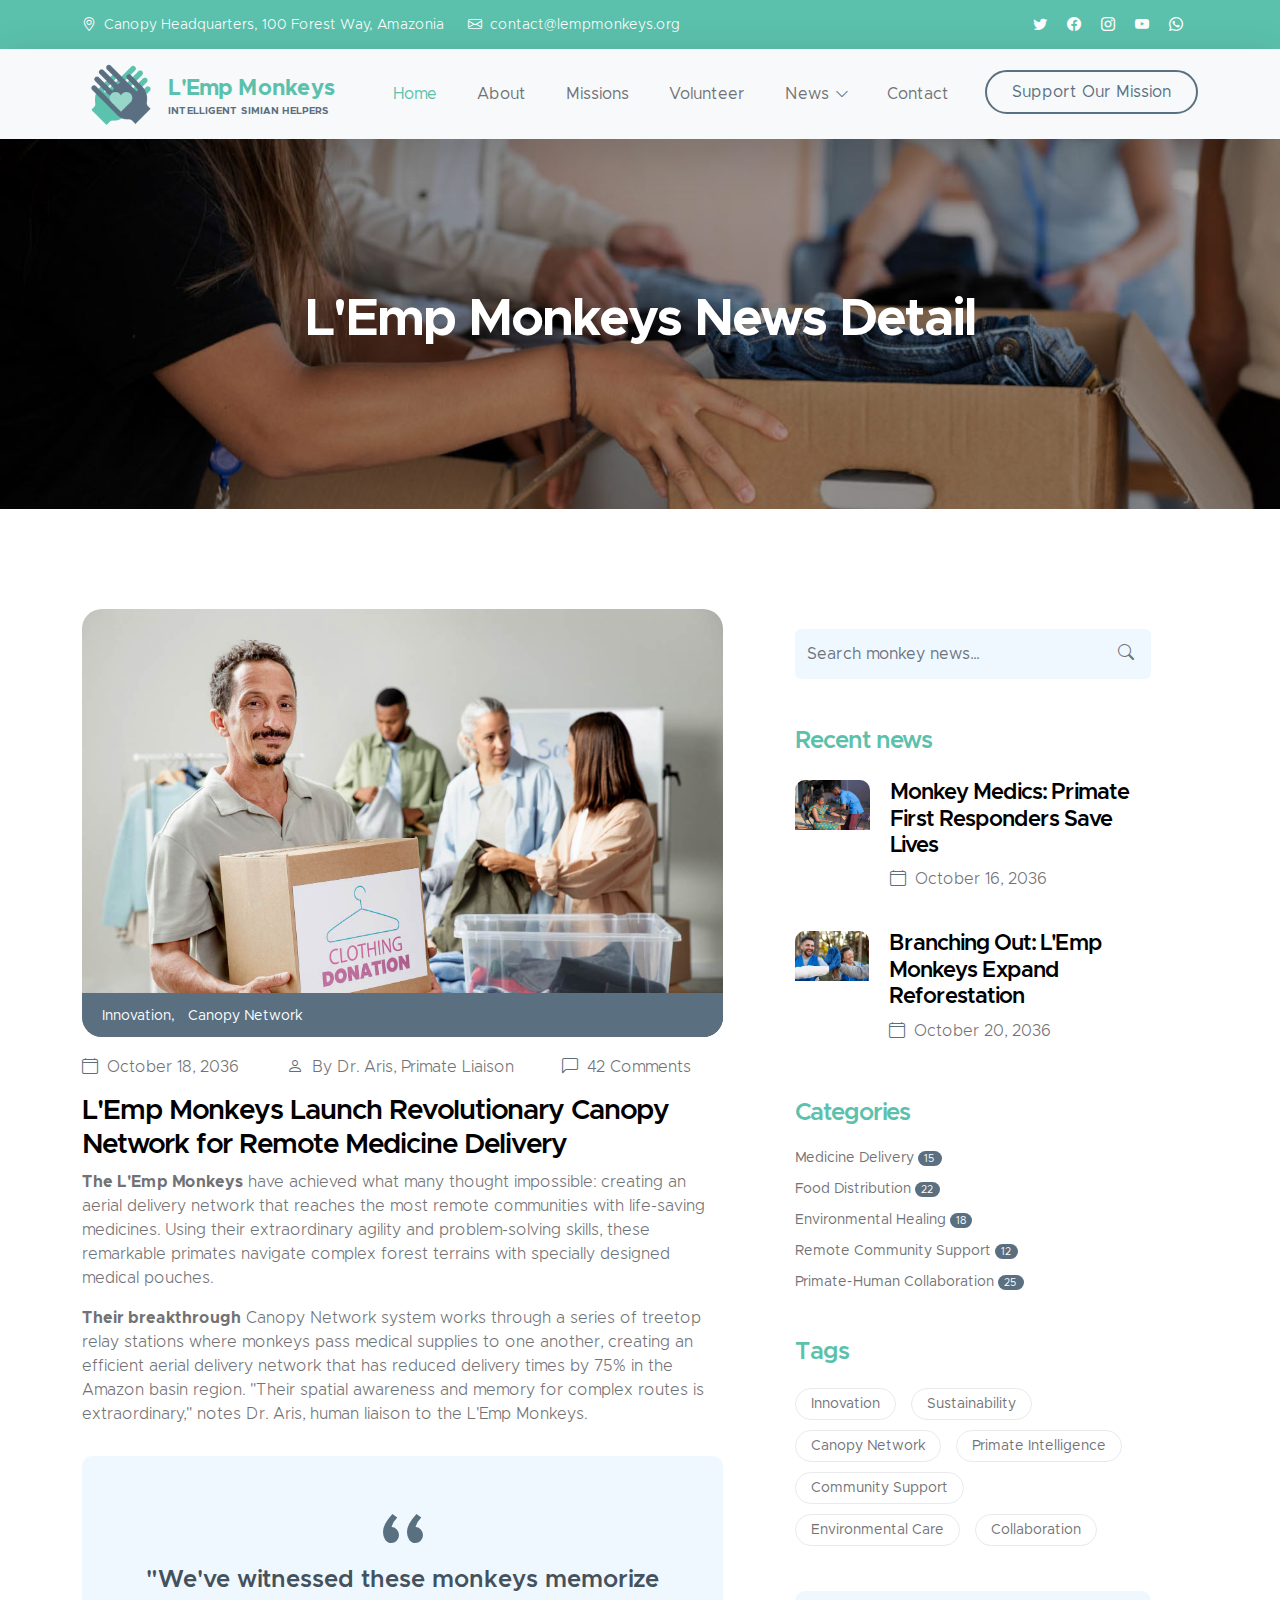
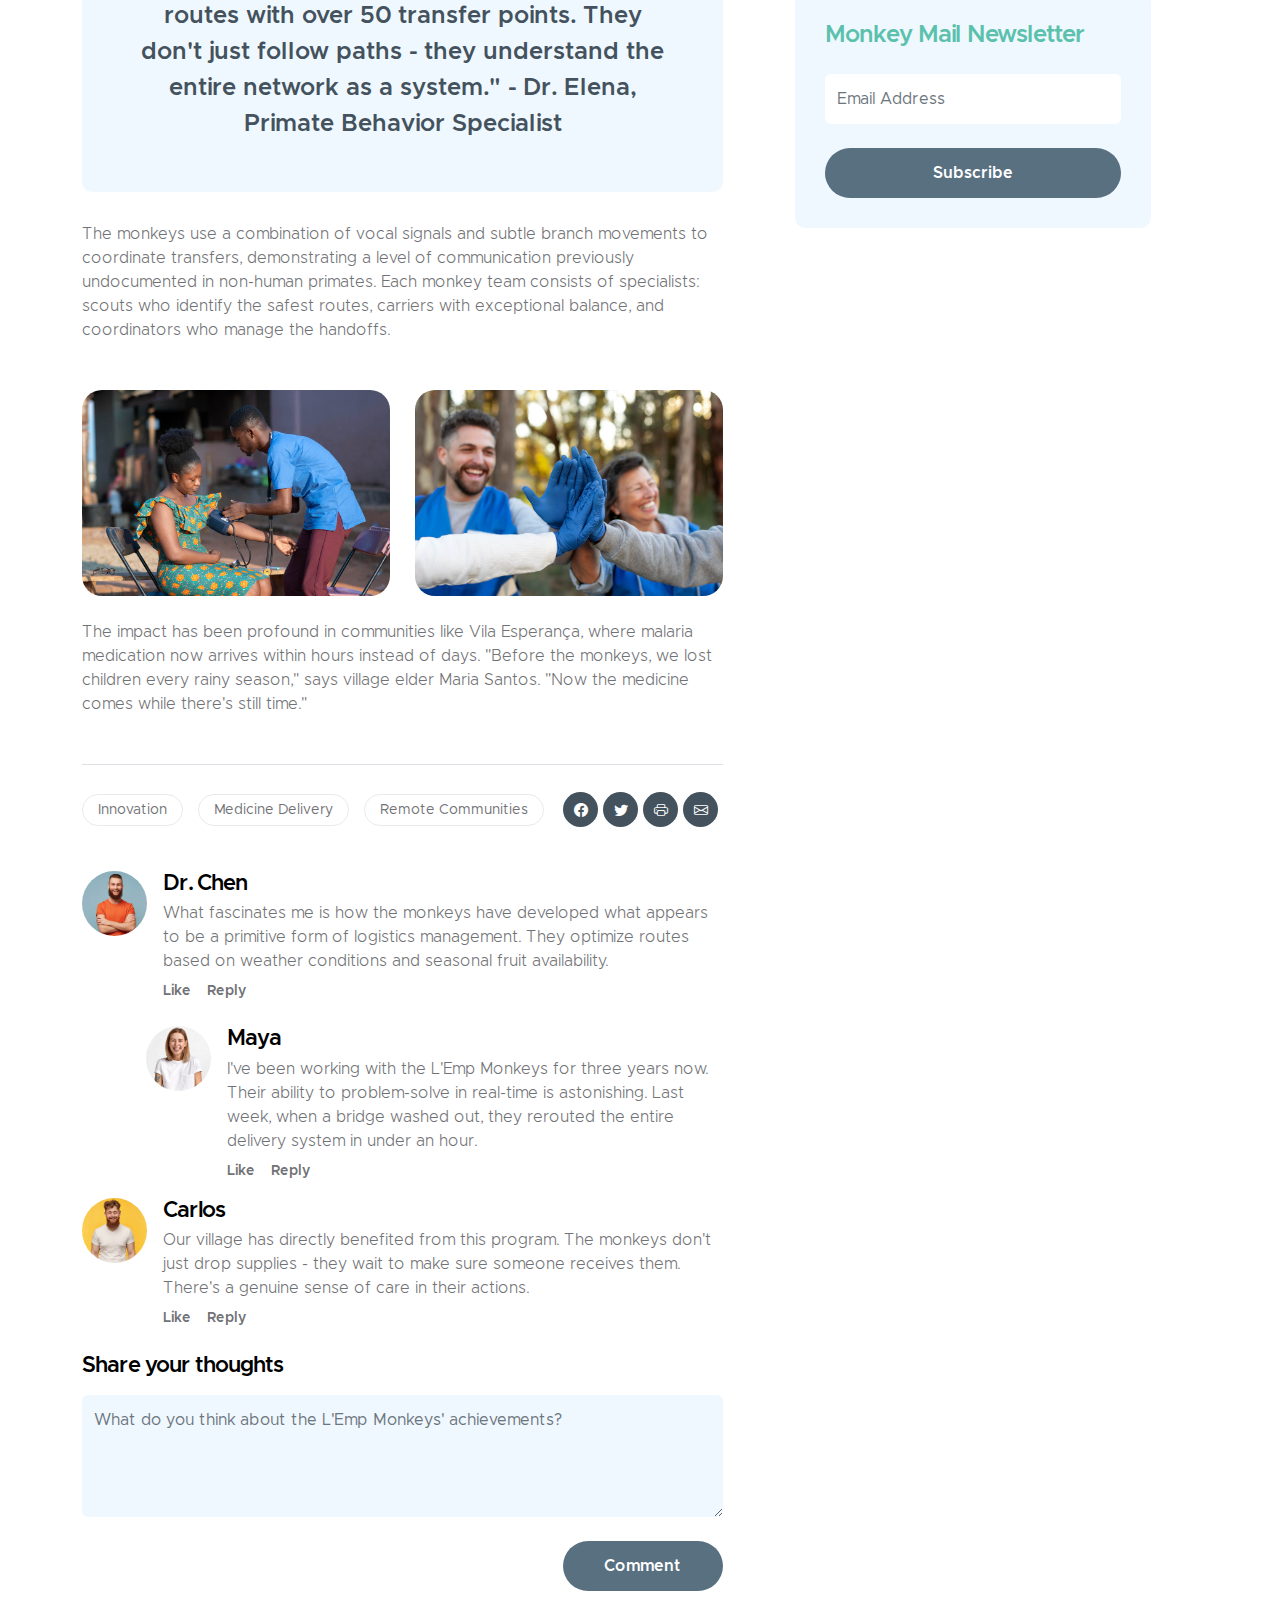
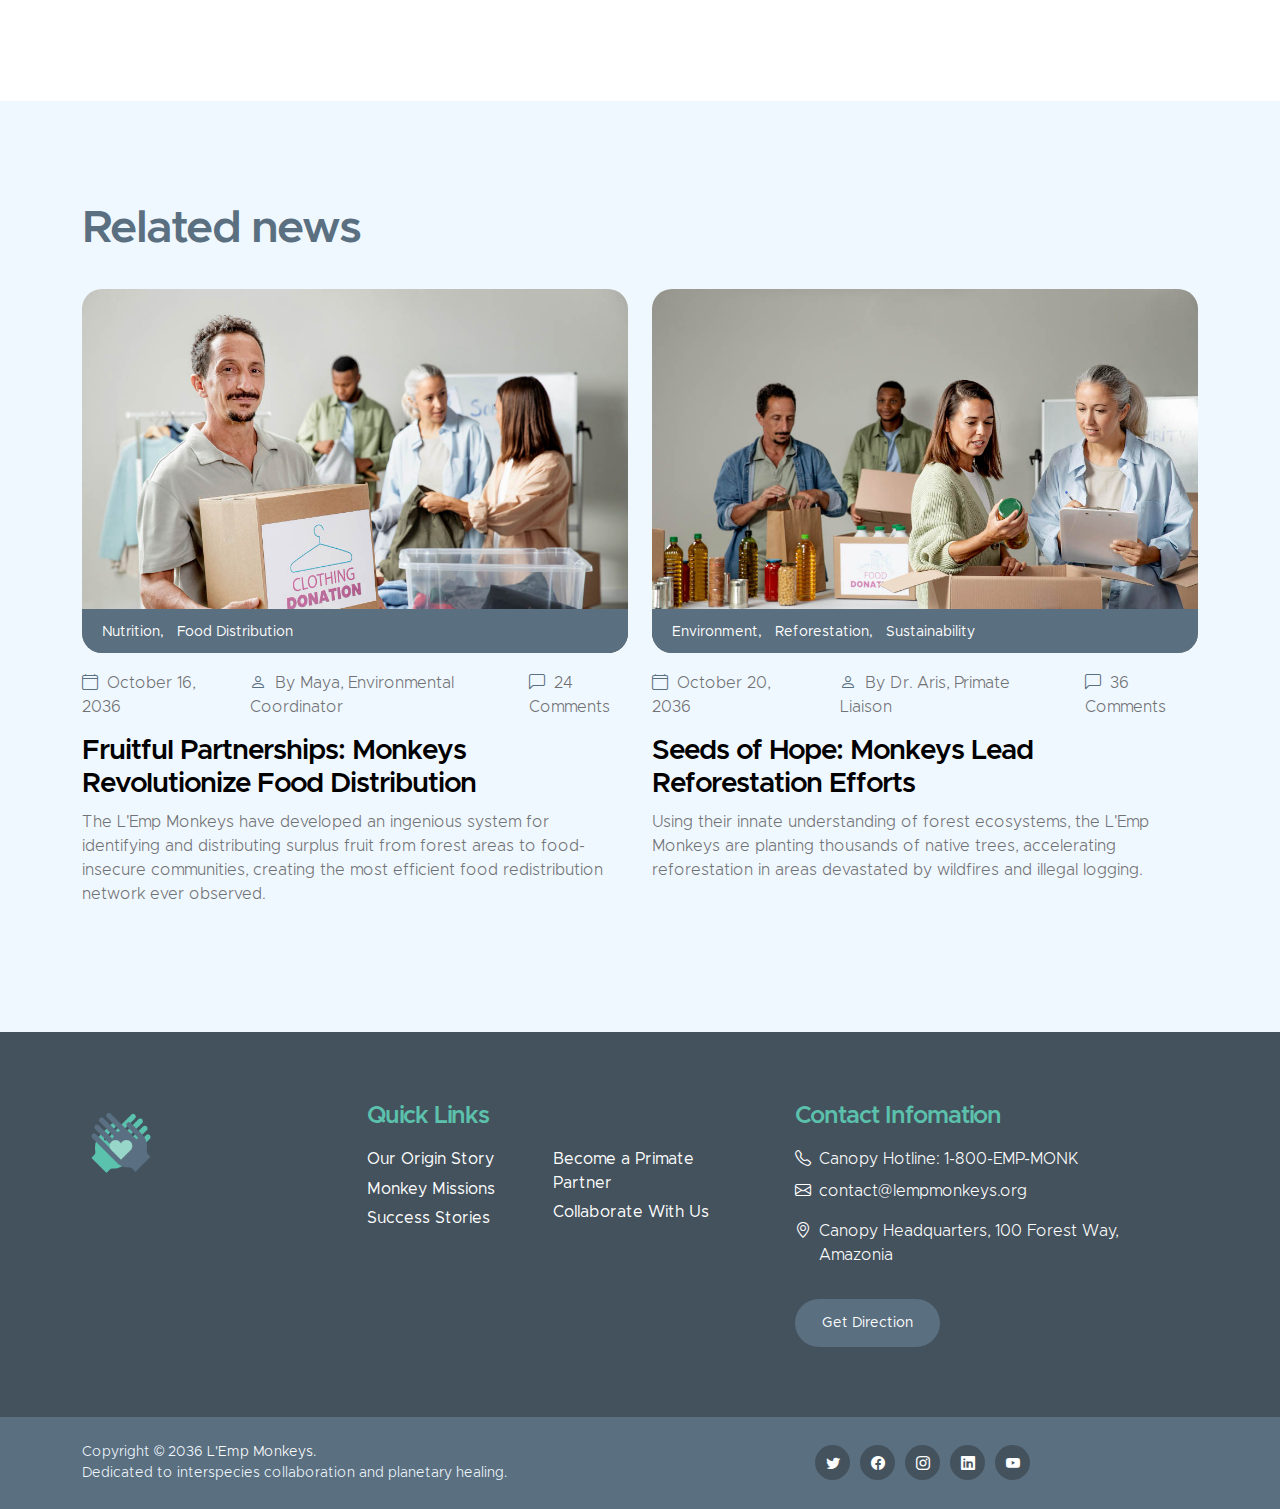
<file: Radha-Rani-Trust/news-detail.html>
<!doctype html>
<html lang="en">
    <head>
        <meta charset="utf-8">
        <meta name="viewport" content="width=device-width, initial-scale=1">
        <meta name="description" content="L'Emp Monkeys - Intelligent simian helpers revolutionizing aid delivery">
        <meta name="author" content="">

        <title>L'Emp Monkeys - News Detail</title>

        <!-- CSS FILES -->        
        <link href="css/bootstrap.min.css" rel="stylesheet">
        <link href="css/bootstrap-icons.css" rel="stylesheet">
        <link href="css/templatemo-kind-heart-charity.css" rel="stylesheet">
    </head>
    
    <body>

        <header class="site-header">
            <div class="container">
                <div class="row">
                    
                    <div class="col-lg-8 col-12 d-flex flex-wrap">
                        <p class="d-flex me-4 mb-0">
                            <i class="bi-geo-alt me-2"></i>
                            Canopy Headquarters, 100 Forest Way, Amazonia
                        </p>

                        <p class="d-flex mb-0">
                            <i class="bi-envelope me-2"></i>
                            <a href="mailto:contact@lempmonkeys.org">
                                contact@lempmonkeys.org
                            </a>
                        </p>
                    </div>

                    <div class="col-lg-3 col-12 ms-auto d-lg-block d-none">
                        <ul class="social-icon">
                            <li class="social-icon-item">
                                <a href="#" class="social-icon-link bi-twitter"></a>
                            </li>

                            <li class="social-icon-item">
                                <a href="#" class="social-icon-link bi-facebook"></a>
                            </li>

                            <li class="social-icon-item">
                                <a href="#" class="social-icon-link bi-instagram"></a>
                            </li>

                            <li class="social-icon-item">
                                <a href="#" class="social-icon-link bi-youtube"></a>
                            </li>

                            <li class="social-icon-item">
                                <a href="#" class="social-icon-link bi-whatsapp"></a>
                            </li>
                        </ul>
                    </div>

                </div>
            </div>
        </header>

        <nav class="navbar navbar-expand-lg bg-light shadow-lg">
            <div class="container">
                <a class="navbar-brand" href="index.html">
                    <img src="images/logo.png" class="logo img-fluid" alt="L'Emp Monkeys Logo">
                    <span>
                        L'Emp Monkeys
                        <small>Intelligent Simian Helpers</small>
                    </span>
                </a>

                <button class="navbar-toggler" type="button" data-bs-toggle="collapse" data-bs-target="#navbarNav" aria-controls="navbarNav" aria-expanded="false" aria-label="Toggle navigation">
                    <span class="navbar-toggler-icon"></span>
                </button>

                <div class="collapse navbar-collapse" id="navbarNav">
                    <ul class="navbar-nav ms-auto">
                        <li class="nav-item">
                            <a class="nav-link click-scroll" href="index.html#section_1">Home</a>
                        </li>

                        <li class="nav-item">
                            <a class="nav-link smoothscroll" href="index.html#section_2">About</a>
                        </li>

                        <li class="nav-item">
                            <a class="nav-link click-scroll" href="index.html#section_3">Missions</a>
                        </li>

                        <li class="nav-item">
                            <a class="nav-link click-scroll" href="index.html#section_4">Volunteer</a>
                        </li>

                        <li class="nav-item dropdown">
                            <a class="nav-link click-scroll dropdown-toggle" href="index.html#section_5" id="navbarLightDropdownMenuLink" role="button" data-bs-toggle="dropdown" aria-expanded="false">News</a>

                            <ul class="dropdown-menu dropdown-menu-light" aria-labelledby="navbarLightDropdownMenuLink">
                                <li><a class="dropdown-item" href="news.html">News Listing</a></li>

                                <li><a class="dropdown-item active" href="news-detail.html">News Detail</a></li>
                            </ul>
                        </li>

                        <li class="nav-item">
                            <a class="nav-link click-scroll" href="index.html#section_6">Contact</a>
                        </li>

                        <li class="nav-item ms-3">
                            <a class="nav-link custom-btn custom-border-btn btn" href="donate.html">Support Our Mission</a>
                        </li>
                    </ul>
                </div>
            </div>
        </nav>

        <main>

            <section class="news-detail-header-section text-center">
                <div class="section-overlay"></div>

                <div class="container">
                    <div class="row">

                        <div class="col-lg-12 col-12">
                            <h1 class="text-white">L'Emp Monkeys News Detail</h1>
                        </div>

                    </div>
                </div>
            </section>

            <section class="news-section section-padding">
                <div class="container">
                    <div class="row">

                        <div class="col-lg-7 col-12">
                            <div class="news-block">
                                <div class="news-block-top">
                                    <img src="images/news/medium-shot-volunteers-with-clothing-donations.jpg" class="news-image img-fluid" alt="L'Emp Monkeys organizing medical supplies">

                                    <div class="news-category-block">
                                        <a href="#" class="category-block-link">
                                            Innovation,
                                        </a>

                                        <a href="#" class="category-block-link">
                                            Canopy Network
                                        </a>
                                    </div>
                                </div>

                                <div class="news-block-info">
                                    <div class="d-flex mt-2">
                                    <div class="news-block-date">
                                        <p>
                                            <i class="bi-calendar4 custom-icon me-1"></i>
                                            October 18, 2036
                                        </p>
                                    </div>

                                    <div class="news-block-author mx-5">
                                        <p>
                                            <i class="bi-person custom-icon me-1"></i>
                                            By Dr. Aris, Primate Liaison
                                        </p>
                                    </div>

                                    <div class="news-block-comment">
                                        <p>
                                            <i class="bi-chat-left custom-icon me-1"></i>
                                            42 Comments
                                        </p>
                                    </div>
                                </div>

                                <div class="news-block-title mb-2">
                                    <h4>L'Emp Monkeys Launch Revolutionary Canopy Network for Remote Medicine Delivery</h4>
                                </div>

                                    <div class="news-block-body">
                                        <p><strong>The L'Emp Monkeys</strong> have achieved what many thought impossible: creating an aerial delivery network that reaches the most remote communities with life-saving medicines. Using their extraordinary agility and problem-solving skills, these remarkable primates navigate complex forest terrains with specially designed medical pouches.</p>

                                        <p><strong>Their breakthrough</strong> Canopy Network system works through a series of treetop relay stations where monkeys pass medical supplies to one another, creating an efficient aerial delivery network that has reduced delivery times by 75% in the Amazon basin region. "Their spatial awareness and memory for complex routes is extraordinary," notes Dr. Aris, human liaison to the L'Emp Monkeys.</p>

                                        <blockquote>"We've witnessed these monkeys memorize routes with over 50 transfer points. They don't just follow paths - they understand the entire network as a system." - Dr. Elena, Primate Behavior Specialist</blockquote>
                                        
                                        <p>The monkeys use a combination of vocal signals and subtle branch movements to coordinate transfers, demonstrating a level of communication previously undocumented in non-human primates. Each monkey team consists of specialists: scouts who identify the safest routes, carriers with exceptional balance, and coordinators who manage the handoffs.</p>
                                    </div>

                                    <div class="row mt-5 mb-4">
                                        <div class="col-lg-6 col-12 mb-4 mb-lg-0">
                                            <img src="images/news/africa-humanitarian-aid-doctor.jpg" class="news-detail-image img-fluid" alt="Monkey medic with first aid kit">
                                        </div>

                                        <div class="col-lg-6 col-12">
                                            <img src="images/news/close-up-happy-people-working-together.jpg" class="news-detail-image img-fluid" alt="Human and monkey collaboration">
                                        </div>
                                    </div>

                                    <p>The impact has been profound in communities like Vila Esperança, where malaria medication now arrives within hours instead of days. "Before the monkeys, we lost children every rainy season," says village elder Maria Santos. "Now the medicine comes while there's still time."</p>

                                    <div class="social-share border-top mt-5 py-4 d-flex flex-wrap align-items-center">
                                        <div class="tags-block me-auto">
                                            <a href="#" class="tags-block-link">
                                                Innovation
                                            </a>

                                            <a href="#" class="tags-block-link">
                                                Medicine Delivery
                                            </a>

                                            <a href="#" class="tags-block-link">
                                                Remote Communities
                                            </a>
                                        </div>

                                        <div class="d-flex">
                                            <a href="#" class="social-icon-link bi-facebook"></a>

                                            <a href="#" class="social-icon-link bi-twitter"></a>

                                            <a href="#" class="social-icon-link bi-printer"></a>

                                            <a href="#" class="social-icon-link bi-envelope"></a>
                                        </div>
                                    </div>

                                    <div class="author-comment d-flex mt-3 mb-4">
                                        <img src="images/avatar/studio-portrait-emotional-happy-funny.jpg" class="img-fluid avatar-image" alt="">

                                        <div class="author-comment-info ms-3">
                                            <h6 class="mb-1">Dr. Chen</h6>

                                            <p class="mb-0">What fascinates me is how the monkeys have developed what appears to be a primitive form of logistics management. They optimize routes based on weather conditions and seasonal fruit availability.</p>

                                            <div class="d-flex mt-2">
                                                <a href="#" class="author-comment-link me-3">Like</a>

                                                <a href="#" class="author-comment-link">Reply</a>
                                            </div>
                                        </div>
                                    </div>

                                    <div class="author-comment d-flex ms-5 ps-3">
                                        <img src="images/avatar/pretty-blonde-woman-wearing-white-t-shirt.jpg" class="img-fluid avatar-image" alt="">

                                        <div class="author-comment-info ms-3">
                                            <h6 class="mb-1">Maya</h6>

                                            <p class="mb-0">I've been working with the L'Emp Monkeys for three years now. Their ability to problem-solve in real-time is astonishing. Last week, when a bridge washed out, they rerouted the entire delivery system in under an hour.</p>

                                            <div class="d-flex mt-2">
                                                <a href="#" class="author-comment-link me-3">Like</a>

                                                <a href="#" class="author-comment-link">Reply</a>
                                            </div>
                                        </div>
                                    </div>

                                    <div class="author-comment d-flex mt-3 mb-4">
                                        <img src="images/avatar/portrait-young-redhead-bearded-male.jpg" class="img-fluid avatar-image" alt="">

                                        <div class="author-comment-info ms-3">
                                            <h6 class="mb-1">Carlos</h6>

                                            <p class="mb-0">Our village has directly benefited from this program. The monkeys don't just drop supplies - they wait to make sure someone receives them. There's a genuine sense of care in their actions.</p>

                                            <div class="d-flex mt-2">
                                                <a href="#" class="author-comment-link me-3">Like</a>

                                                <a href="#" class="author-comment-link">Reply</a>
                                            </div>
                                        </div>
                                    </div>

                                    <form class="custom-form comment-form mt-4" action="#" method="post" role="form">
                                        <h6 class="mb-3">Share your thoughts</h6>

                                        <textarea name="comment-message" rows="4" class="form-control" id="comment-message" placeholder="What do you think about the L'Emp Monkeys' achievements?"></textarea>

                                        <div class="col-lg-3 col-md-4 col-6 ms-auto">
                                            <button type="submit" class="form-control">Comment</button>
                                        </div>
                                    </form>
                                </div>
                            </div>
                        </div>

                        <div class="col-lg-4 col-12 mx-auto mt-4 mt-lg-0">
                            <form class="custom-form search-form" action="#" method="post" role="form">
                                <input class="form-control" type="search" placeholder="Search monkey news..." aria-label="Search">

                                <button type="submit" class="form-control">
                                    <i class="bi-search"></i>
                                </button>
                            </form>

                            <h5 class="mt-5 mb-3">Recent news</h5>

                            <div class="news-block news-block-two-col d-flex mt-4">
                                <div class="news-block-two-col-image-wrap">
                                    <a href="news-detail.html">
                                        <img src="images/news/africa-humanitarian-aid-doctor.jpg" class="news-image img-fluid" alt="Monkey with medical supplies">
                                    </a>
                                </div>

                                <div class="news-block-two-col-info">
                                    <div class="news-block-title mb-2">
                                        <h6><a href="news-detail.html" class="news-block-title-link">Monkey Medics: Primate First Responders Save Lives</a></h6>
                                    </div>

                                    <div class="news-block-date">
                                        <p>
                                            <i class="bi-calendar4 custom-icon me-1"></i>
                                            October 16, 2036
                                        </p>
                                    </div>
                                </div>
                            </div>

                            <div class="news-block news-block-two-col d-flex mt-4">
                                <div class="news-block-two-col-image-wrap">
                                    <a href="news-detail.html">
                                        <img src="images/news/close-up-happy-people-working-together.jpg" class="news-image img-fluid" alt="Monkeys and humans collaborating">
                                    </a>
                                </div>

                                <div class="news-block-two-col-info">
                                    <div class="news-block-title mb-2">
                                        <h6><a href="news-detail.html" class="news-block-title-link">Branching Out: L'Emp Monkeys Expand Reforestation</a></h6>
                                    </div>

                                    <div class="news-block-date">
                                        <p>
                                            <i class="bi-calendar4 custom-icon me-1"></i>
                                            October 20, 2036
                                        </p>
                                    </div>
                                </div>
                            </div>

                            <div class="category-block d-flex flex-column">
                                <h5 class="mb-3">Categories</h5>

                                <a href="#" class="category-block-link">
                                    Medicine Delivery
                                    <span class="badge">15</span>
                                </a>

                                <a href="#" class="category-block-link">
                                    Food Distribution
                                    <span class="badge">22</span>
                                </a>

                                <a href="#" class="category-block-link">
                                    Environmental Healing
                                    <span class="badge">18</span>
                                </a>

                                <a href="#" class="category-block-link">
                                    Remote Community Support
                                    <span class="badge">12</span>
                                </a>

                                <a href="#" class="category-block-link">
                                    Primate-Human Collaboration
                                    <span class="badge">25</span>
                                </a>
                            </div>

                            <div class="tags-block">
                                <h5 class="mb-3">Tags</h5>

                                <a href="#" class="tags-block-link">
                                    Innovation
                                </a>

                                <a href="#" class="tags-block-link">
                                    Sustainability
                                </a>

                                <a href="#" class="tags-block-link">
                                    Canopy Network
                                </a>

                                <a href="#" class="tags-block-link">
                                    Primate Intelligence
                                </a>

                                <a href="#" class="tags-block-link">
                                    Community Support
                                </a>

                                <a href="#" class="tags-block-link">
                                    Environmental Care
                                </a>

                                <a href="#" class="tags-block-link">
                                    Collaboration
                                </a>
                            </div>

                            <form class="custom-form subscribe-form" action="#" method="post" role="form">
                                <h5 class="mb-4">Monkey Mail Newsletter</h5>

                                <input type="email" name="subscribe-email" id="subscribe-email" pattern="[^ @]*@[^ @]*" class="form-control" placeholder="Email Address" required>

                                <div class="col-lg-12 col-12">
                                    <button type="submit" class="form-control">Subscribe</button>
                                </div>
                            </form>
                        </div>

                    </div>
                </div>
            </section>

            <section class="news-section section-padding section-bg">
                <div class="container">
                    <div class="row">

                        <div class="col-lg-12 col-12 mb-4">
                            <h2>Related news</h2>
                        </div>

                        <div class="col-lg-6 col-12">
                            <div class="news-block">
                                <div class="news-block-top">
                                    <a href="news-detail.html">
                                        <img src="images/news/medium-shot-volunteers-with-clothing-donations.jpg" class="news-image img-fluid" alt="Monkeys organizing supplies">
                                    </a>

                                    <div class="news-category-block">
                                        <a href="#" class="category-block-link">
                                            Nutrition,
                                        </a>

                                        <a href="#" class="category-block-link">
                                            Food Distribution
                                        </a>
                                    </div>
                                </div>

                                <div class="news-block-info">
                                    <div class="d-flex mt-2">
                                        <div class="news-block-date">
                                            <p>
                                                <i class="bi-calendar4 custom-icon me-1"></i>
                                                October 16, 2036
                                            </p>
                                        </div>

                                        <div class="news-block-author mx-5">
                                            <p>
                                                <i class="bi-person custom-icon me-1"></i>
                                                By Maya, Environmental Coordinator
                                            </p>
                                        </div>

                                        <div class="news-block-comment">
                                            <p>
                                                <i class="bi-chat-left custom-icon me-1"></i>
                                                24 Comments
                                            </p>
                                        </div>
                                    </div>

                                    <div class="news-block-title mb-2">
                                        <h4><a href="news-detail.html" class="news-block-title-link">Fruitful Partnerships: Monkeys Revolutionize Food Distribution</a></h4>
                                    </div>

                                    <div class="news-block-body">
                                        <p>The L'Emp Monkeys have developed an ingenious system for identifying and distributing surplus fruit from forest areas to food-insecure communities, creating the most efficient food redistribution network ever observed.</p>
                                    </div>
                                </div>
                            </div>
                        </div>

                        <div class="col-lg-6 col-12">
                            <div class="news-block">
                                <div class="news-block-top">
                                    <a href="news-detail.html">
                                        <img src="images/news/medium-shot-people-collecting-foodstuff.jpg" class="news-image img-fluid" alt="Monkey environmental work">
                                    </a>

                                    <div class="news-category-block">
                                        <a href="#" class="category-block-link">
                                            Environment,
                                        </a>

                                        <a href="#" class="category-block-link">
                                            Reforestation,
                                        </a>

                                        <a href="#" class="category-block-link">
                                            Sustainability
                                        </a>
                                    </div>
                                </div>

                                <div class="news-block-info">
                                    <div class="d-flex mt-2">
                                        <div class="news-block-date">
                                            <p>
                                                <i class="bi-calendar4 custom-icon me-1"></i>
                                                October 20, 2036
                                            </p>
                                        </div>

                                        <div class="news-block-author mx-5">
                                            <p>
                                                <i class="bi-person custom-icon me-1"></i>
                                                By Dr. Aris, Primate Liaison
                                            </p>
                                        </div>

                                        <div class="news-block-comment">
                                            <p>
                                                <i class="bi-chat-left custom-icon me-1"></i>
                                                36 Comments
                                            </p>
                                        </div>
                                    </div>

                                    <div class="news-block-title mb-2">
                                        <h4><a href="news-detail.html" class="news-block-title-link">Seeds of Hope: Monkeys Lead Reforestation Efforts</a></h4>
                                    </div>

                                    <div class="news-block-body">
                                        <p>Using their innate understanding of forest ecosystems, the L'Emp Monkeys are planting thousands of native trees, accelerating reforestation in areas devastated by wildfires and illegal logging.</p>
                                    </div>
                                </div>
                            </div>
                        </div>

                    </div>
                </div>
            </section>
        </main>

        <footer class="site-footer">
            <div class="container">
                <div class="row">
                    <div class="col-lg-3 col-12 mb-4">
                        <img src="images/logo.png" class="logo img-fluid" alt="L'Emp Monkeys Logo">
                    </div>

                    <div class="col-lg-4 col-md-6 col-12 mb-4">
                        <h5 class="site-footer-title mb-3">Quick Links</h5>

                        <ul class="footer-menu">
                            <li class="footer-menu-item"><a href="#" class="footer-menu-link">Our Origin Story</a></li>

                            <li class="footer-menu-item"><a href="#" class="footer-menu-link">Monkey Missions</a></li>

                            <li class="footer-menu-item"><a href="#" class="footer-menu-link">Success Stories</a></li>

                            <li class="footer-menu-item"><a href="#" class="footer-menu-link">Become a Primate Partner</a></li>

                            <li class="footer-menu-item"><a href="#" class="footer-menu-link">Collaborate With Us</a></li>
                        </ul>
                    </div>

                    <div class="col-lg-4 col-md-6 col-12 mx-auto">
                        <h5 class="site-footer-title mb-3">Contact Infomation</h5>

                        <p class="text-white d-flex mb-2">
                            <i class="bi-telephone me-2"></i>

                            <a href="tel: 120-240-9600" class="site-footer-link">
                                Canopy Hotline: 1-800-EMP-MONK
                            </a>
                        </p>

                        <p class="text-white d-flex">
                            <i class="bi-envelope me-2"></i>

                            <a href="mailto:info@yourgmail.com" class="site-footer-link">
                                contact@lempmonkeys.org
                            </a>
                        </p>

                        <p class="text-white d-flex mt-3">
                            <i class="bi-geo-alt me-2"></i>
                            Canopy Headquarters, 100 Forest Way, Amazonia
                        </p>

                        <a href="#" class="custom-btn btn mt-3">Get Direction</a>
                    </div>
                </div>
            </div>

            <div class="site-footer-bottom">
                <div class="container">
                    <div class="row">

                        <div class="col-lg-6 col-md-7 col-12">
                            <p class="copyright-text mb-0">Copyright © 2036 <a href="#">L'Emp Monkeys</a>.
                            <br>Dedicated to interspecies collaboration and planetary healing.</p>
                        </div>
                        
                        <div class="col-lg-6 col-md-5 col-12 d-flex justify-content-center align-items-center mx-auto">
                            <ul class="social-icon">
                                <li class="social-icon-item">
                                    <a href="#" class="social-icon-link bi-twitter"></a>
                                </li>

                                <li class="social-icon-item">
                                    <a href="#" class="social-icon-link bi-facebook"></a>
                                </li>

                                <li class="social-icon-item">
                                    <a href="#" class="social-icon-link bi-instagram"></a>
                                </li>

                                <li class="social-icon-item">
                                    <a href="#" class="social-icon-link bi-linkedin"></a>
                                </li>

                                <li class="social-icon-item">
                                    <a href="#" class="social-icon-link bi-youtube"></a>
                                </li>
                            </ul>
                        </div>
                        
                    </div>
                </div>
            </div>
        </footer>

        <!-- JAVASCRIPT FILES -->
        <script src="js/jquery.min.js"></script>
        <script src="js/bootstrap.min.js"></script>
        <script src="js/jquery.sticky.js"></script>
        <script src="js/click-scroll.js"></script>
        <script src="js/counter.js"></script>
        <script src="js/custom.js"></script>

    </body>
</html>
</file>
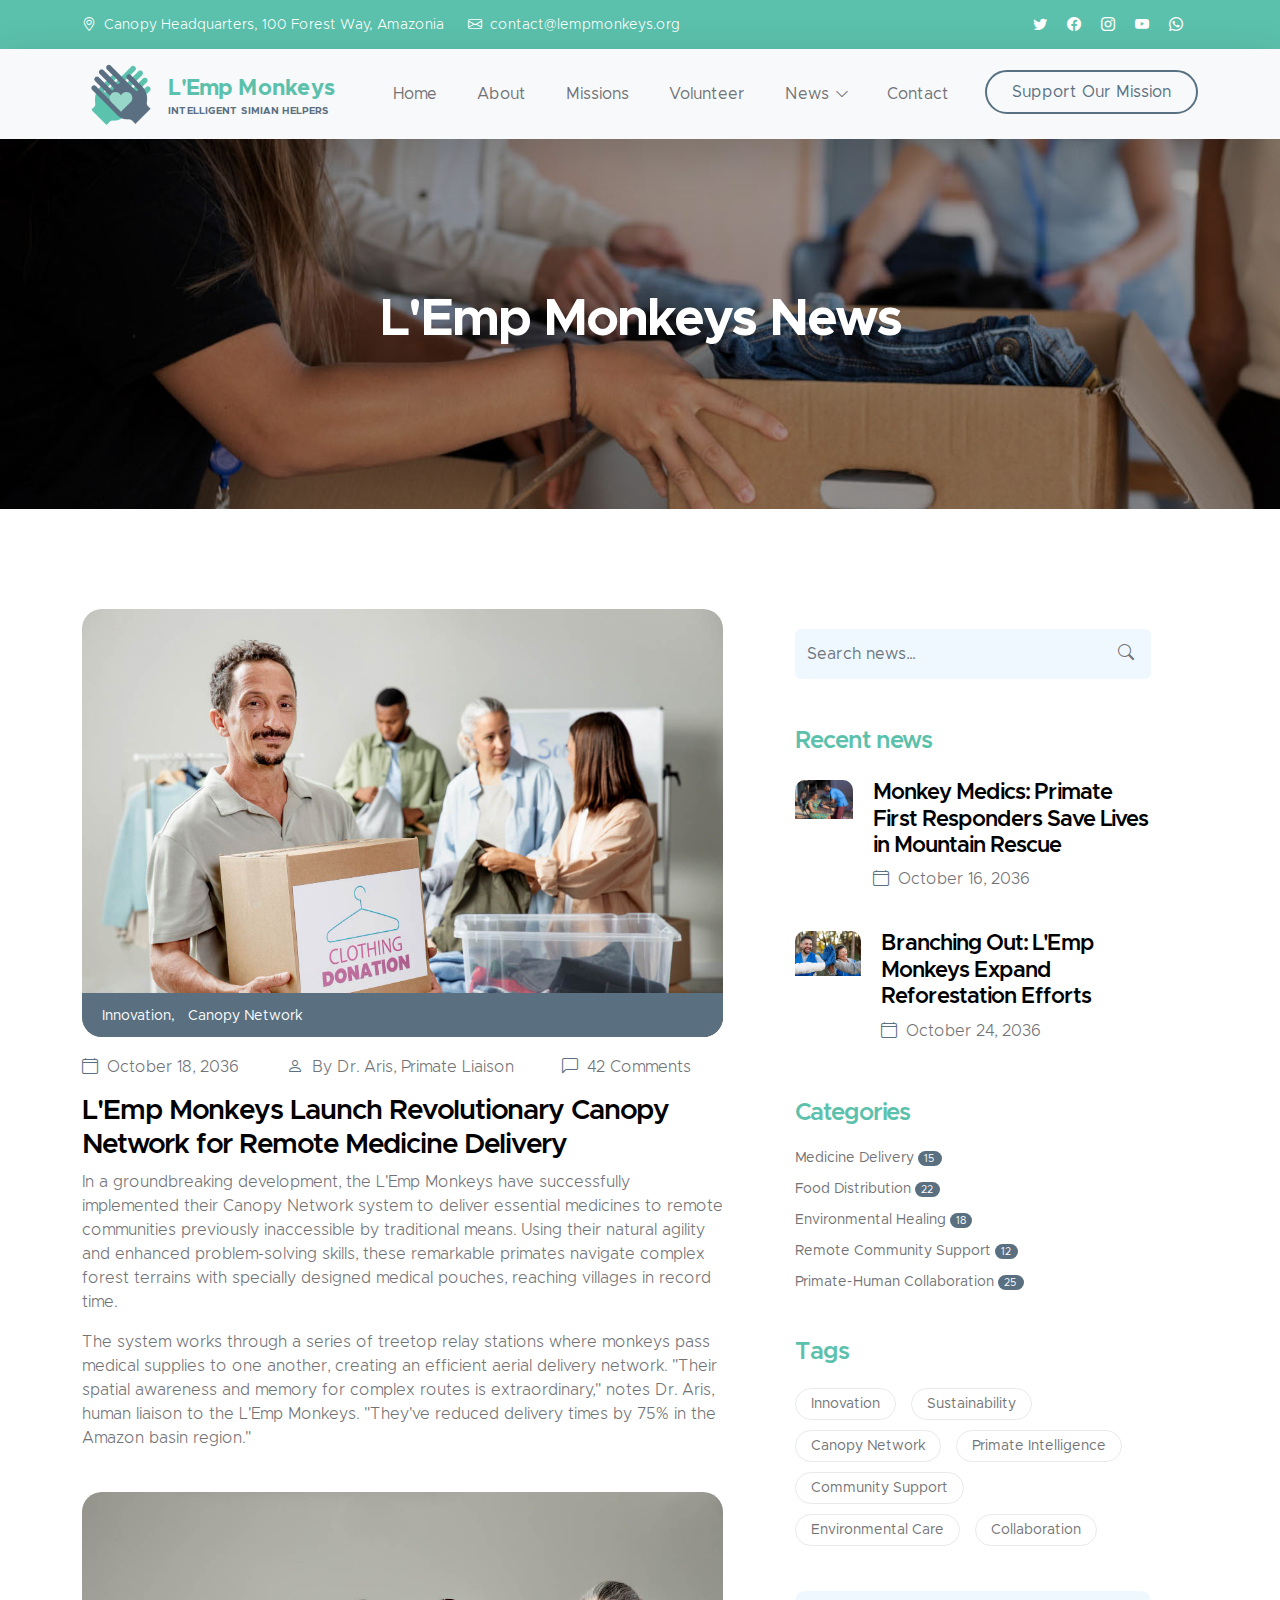
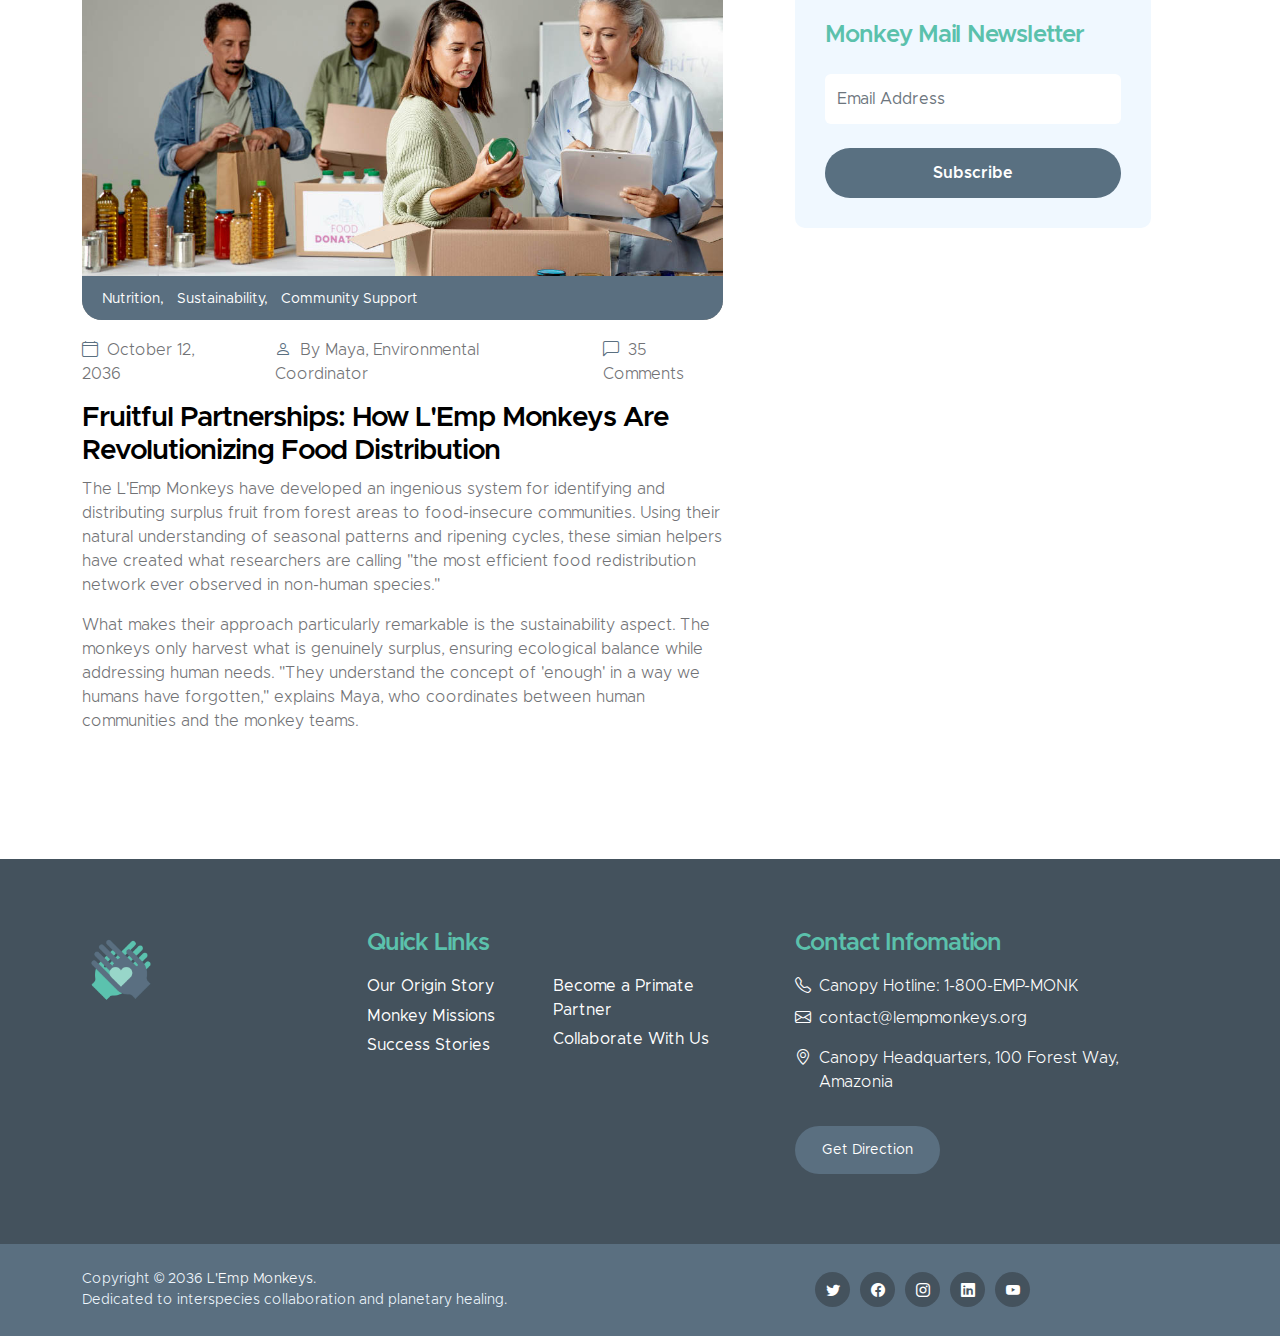
<file: Radha-Rani-Trust/news.html>
<!doctype html>
<html lang="en">
    <head>
        <meta charset="utf-8">
        <meta name="viewport" content="width=device-width, initial-scale=1">
        <meta name="description" content="L'Emp Monkeys - Intelligent simian helpers making the world a better place">
        <meta name="author" content="">

        <title>L'Emp Monkeys - News Listing</title>

        <!-- CSS FILES -->        
        <link href="css/bootstrap.min.css" rel="stylesheet">
        <link href="css/bootstrap-icons.css" rel="stylesheet">
        <link href="css/templatemo-kind-heart-charity.css" rel="stylesheet">
    </head>
    
    <body>

        <header class="site-header">
            <div class="container">
                <div class="row">
                    
                    <div class="col-lg-8 col-12 d-flex flex-wrap">
                        <p class="d-flex me-4 mb-0">
                            <i class="bi-geo-alt me-2"></i>
                            Canopy Headquarters, 100 Forest Way, Amazonia
                        </p>

                        <p class="d-flex mb-0">
                            <i class="bi-envelope me-2"></i>
                            <a href="mailto:contact@lempmonkeys.org">
                                contact@lempmonkeys.org
                            </a>
                        </p>
                    </div>

                    <div class="col-lg-3 col-12 ms-auto d-lg-block d-none">
                        <ul class="social-icon">
                            <li class="social-icon-item">
                                <a href="#" class="social-icon-link bi-twitter"></a>
                            </li>

                            <li class="social-icon-item">
                                <a href="#" class="social-icon-link bi-facebook"></a>
                            </li>

                            <li class="social-icon-item">
                                <a href="#" class="social-icon-link bi-instagram"></a>
                            </li>

                            <li class="social-icon-item">
                                <a href="#" class="social-icon-link bi-youtube"></a>
                            </li>

                            <li class="social-icon-item">
                                <a href="#" class="social-icon-link bi-whatsapp"></a>
                            </li>
                        </ul>
                    </div>

                </div>
            </div>
        </header>

        <nav class="navbar navbar-expand-lg bg-light shadow-lg">
            <div class="container">
                <a class="navbar-brand" href="index.html">
                    <img src="images/logo.png" class="logo img-fluid" alt="L'Emp Monkeys Logo">
                    <span>
                        L'Emp Monkeys
                        <small>Intelligent Simian Helpers</small>
                    </span>
                </a>

                <button class="navbar-toggler" type="button" data-bs-toggle="collapse" data-bs-target="#navbarNav" aria-controls="navbarNav" aria-expanded="false" aria-label="Toggle navigation">
                    <span class="navbar-toggler-icon"></span>
                </button>

                <div class="collapse navbar-collapse" id="navbarNav">
                    <ul class="navbar-nav ms-auto">
                        <li class="nav-item">
                            <a class="nav-link smoothscroll" href="index.html#section_1">Home</a>
                        </li>

                        <li class="nav-item">
                            <a class="nav-link smoothscroll" href="index.html#section_2">About</a>
                        </li>

                        <li class="nav-item">
                            <a class="nav-link smoothscroll" href="index.html#section_3">Missions</a>
                                               </li>

                        <li class="nav-item">
                            <a class="nav-link smoothscroll" href="index.html#section_4">Volunteer</a>
                        </li>

                        <li class="nav-item dropdown">
                            <a class="nav-link click-scroll dropdown-toggle" href="index.html#section_5" id="navbarLightDropdownMenuLink" role="button" data-bs-toggle="dropdown" aria-expanded="false">News</a>

                            <ul class="dropdown-menu dropdown-menu-light" aria-labelledby="navbarLightDropdownMenuLink">
                                <li><a class="dropdown-item active" href="news.html">News Listing</a></li>

                                <li><a class="dropdown-item" href="news-detail.html">News Detail</a></li>
                            </ul>
                        </li>

                        <li class="nav-item">
                            <a class="nav-link smoothscroll" href="index.html#section_6">Contact</a>
                        </li>

                        <li class="nav-item ms-3">
                            <a class="nav-link custom-btn custom-border-btn btn" href="donate.html">Support Our Mission</a>
                        </li>
                    </ul>
                </div>
            </div>
        </nav>

        <main>

            <section class="news-detail-header-section text-center">
                <div class="section-overlay"></div>

                <div class="container">
                    <div class="row">

                        <div class="col-lg-12 col-12">
                            <h1 class="text-white">L'Emp Monkeys News</h1>
                        </div>

                    </div>
                </div>
            </section>

            <section class="news-section section-padding">
                <div class="container">
                    <div class="row">

                        <div class="col-lg-7 col-12">
                            <div class="news-block">
                                <div class="news-block-top">
                                    <a href="news-detail.html">
                                        <img src="images/news/medium-shot-volunteers-with-clothing-donations.jpg" class="news-image img-fluid" alt="Monkeys organizing supplies">
                                    </a>

                                    <div class="news-category-block">
                                        <a href="#" class="category-block-link">
                                            Innovation,
                                        </a>

                                        <a href="#" class="category-block-link">
                                            Canopy Network
                                        </a>
                                    </div>
                                </div>

                                <div class="news-block-info">
                                    <div class="d-flex mt-2">
                                        <div class="news-block-date">
                                            <p>
                                                <i class="bi-calendar4 custom-icon me-1"></i>
                                                October 18, 2036
                                            </p>
                                        </div>

                                        <div class="news-block-author mx-5">
                                            <p>
                                                <i class="bi-person custom-icon me-1"></i>
                                                By Dr. Aris, Primate Liaison
                                            </p>
                                        </div>

                                        <div class="news-block-comment">
                                            <p>
                                                <i class="bi-chat-left custom-icon me-1"></i>
                                                42 Comments
                                            </p>
                                        </div>
                                    </div>

                                    <div class="news-block-title mb-2">
                                        <h4><a href="news-detail.html" class="news-block-title-link">L'Emp Monkeys Launch Revolutionary Canopy Network for Remote Medicine Delivery</a></h4>
                                    </div>

                                    <div class="news-block-body">
                                        <p>In a groundbreaking development, the L'Emp Monkeys have successfully implemented their Canopy Network system to deliver essential medicines to remote communities previously inaccessible by traditional means. Using their natural agility and enhanced problem-solving skills, these remarkable primates navigate complex forest terrains with specially designed medical pouches, reaching villages in record time.</p>
                                        <p>The system works through a series of treetop relay stations where monkeys pass medical supplies to one another, creating an efficient aerial delivery network. "Their spatial awareness and memory for complex routes is extraordinary," notes Dr. Aris, human liaison to the L'Emp Monkeys. "They've reduced delivery times by 75% in the Amazon basin region."</p>
                                    </div>
                                </div>
                            </div>

                            <div class="news-block mt-3">
                                <div class="news-block-top">
                                    <a href="news-detail.html">
                                        <img src="images/news/medium-shot-people-collecting-foodstuff.jpg" class="news-image img-fluid" alt="Monkeys distributing food">
                                    </a>

                                    <div class="news-category-block">
                                        <a href="#" class="category-block-link">
                                            Nutrition,
                                        </a>

                                        <a href="#" class="category-block-link">
                                            Sustainability,
                                        </a>

                                        <a href="#" class="category-block-link">
                                            Community Support
                                        </a>
                                    </div>
                                </div>

                                <div class="news-block-info">
                                    <div class="d-flex mt-2">
                                        <div class="news-block-date">
                                            <p>
                                                <i class="bi-calendar4 custom-icon me-1"></i>
                                                October 12, 2036
                                            </p>
                                        </div>

                                        <div class="news-block-author mx-5">
                                            <p>
                                                <i class="bi-person custom-icon me-1"></i>
                                                By Maya, Environmental Coordinator
                                            </p>
                                        </div>

                                        <div class="news-block-comment">
                                            <p>
                                                <i class="bi-chat-left custom-icon me-1"></i>
                                                35 Comments
                                            </p>
                                        </div>
                                    </div>

                                    <div class="news-block-title mb-2">
                                        <h4><a href="news-detail.html" class="news-block-title-link">Fruitful Partnerships: How L'Emp Monkeys Are Revolutionizing Food Distribution</a></h4>
                                    </div>

                                    <div class="news-block-body">
                                        <p>The L'Emp Monkeys have developed an ingenious system for identifying and distributing surplus fruit from forest areas to food-insecure communities. Using their natural understanding of seasonal patterns and ripening cycles, these simian helpers have created what researchers are calling "the most efficient food redistribution network ever observed in non-human species."</p>
                                        <p>What makes their approach particularly remarkable is the sustainability aspect. The monkeys only harvest what is genuinely surplus, ensuring ecological balance while addressing human needs. "They understand the concept of 'enough' in a way we humans have forgotten," explains Maya, who coordinates between human communities and the monkey teams.</p>
                                    </div>
                                </div>
                            </div>
                        </div>

                        <div class="col-lg-4 col-12 mx-auto mt-4 mt-lg-0">
                            <form class="custom-form search-form" action="#" method="post" role="form">
                                <input class="form-control" type="search" placeholder="Search news..." aria-label="Search">
                                <button type="submit" class="form-control">
                                    <i class="bi-search"></i>
                                </button>
                            </form>

                            <h5 class="mt-5 mb-3">Recent news</h5>

                            <div class="news-block news-block-two-col d-flex mt-4">
                                <div class="news-block-two-col-image-wrap">
                                    <a href="news-detail.html">
                                        <img src="images/news/africa-humanitarian-aid-doctor.jpg" class="news-image img-fluid" alt="Monkey with medical supplies">
                                    </a>
                                </div>

                                <div class="news-block-two-col-info">
                                    <div class="news-block-title mb-2">
                                        <h6><a href="news-detail.html" class="news-block-title-link">Monkey Medics: Primate First Responders Save Lives in Mountain Rescue</a></h6>
                                    </div>

                                    <div class="news-block-date">
                                        <p>
                                            <i class="bi-calendar4 custom-icon me-1"></i>
                                            October 16, 2036
                                        </p>
                                    </div>
                                </div>
                            </div>

                            <div class="news-block news-block-two-col d-flex mt-4">
                                <div class="news-block-two-col-image-wrap">
                                    <a href="news-detail.html">
                                        <img src="images/news/close-up-happy-people-working-together.jpg" class="news-image img-fluid" alt="Monkeys and humans collaborating">
                                    </a>
                                </div>

                                <div class="news-block-two-col-info">
                                    <div class="news-block-title mb-2">
                                        <h6><a href="news-detail.html" class="news-block-title-link">Branching Out: L'Emp Monkeys Expand Reforestation Efforts</a></h6>
                                    </div>

                                    <div class="news-block-date">
                                        <p>
                                            <i class="bi-calendar4 custom-icon me-1"></i>
                                            October 24, 2036
                                        </p>
                                    </div>
                                </div>
                            </div>

                            <div class="category-block d-flex flex-column">
                                <h5 class="mb-3">Categories</h5>

                                <a href="#" class="category-block-link">
                                    Medicine Delivery
                                    <span class="badge">15</span>
                                </a>

                                <a href="#" class="category-block-link">
                                    Food Distribution
                                    <span class="badge">22</span>
                                </a>

                                <a href="#" class="category-block-link">
                                    Environmental Healing
                                    <span class="badge">18</span>
                                </a>

                                <a href="#" class="category-block-link">
                                    Remote Community Support
                                    <span class="badge">12</span>
                                </a>

                                <a href="#" class="category-block-link">
                                    Primate-Human Collaboration
                                    <span class="badge">25</span>
                                </a>
                            </div>

                            <div class="tags-block">
                                <h5 class="mb-3">Tags</h5>

                                <a href="#" class="tags-block-link">
                                    Innovation
                                </a>

                                <a href="#" class="tags-block-link">
                                    Sustainability
                                </a>

                                <a href="#" class="tags-block-link">
                                    Canopy Network
                                </a>

                                <a href="#" class="tags-block-link">
                                    Primate Intelligence
                                </a>

                                <a href="#" class="tags-block-link">
                                    Community Support
                                </a>

                                <a href="#" class="tags-block-link">
                                    Environmental Care
                                </a>

                                <a href="#" class="tags-block-link">
                                    Collaboration
                                </a>
                            </div>

                            <form class="custom-form subscribe-form" action="#" method="post" role="form">
                                <h5 class="mb-4">Monkey Mail Newsletter</h5>

                                <input type="email" name="subscribe-email" id="subscribe-email" pattern="[^ @]*@[^ @]*" class="form-control" placeholder="Email Address" required>

                                <div class="col-lg-12 col-12">
                                    <button type="submit" class="form-control">Subscribe</button>
                                </div>
                            </form>
                        </div>

                    </div>
                </div>
            </section>
        </main>

        <footer class="site-footer">
            <div class="container">
                <div class="row">
                    <div class="col-lg-3 col-12 mb-4">
                        <img src="images/logo.png" class="logo img-fluid" alt="L'Emp Monkeys Logo">
                    </div>

                    <div class="col-lg-4 col-md-6 col-12 mb-4">
                        <h5 class="site-footer-title mb-3">Quick Links</h5>

                        <ul class="footer-menu">
                            <li class="footer-menu-item"><a href="#" class="footer-menu-link">Our Origin Story</a></li>

                            <li class="footer-menu-item"><a href="#" class="footer-menu-link">Monkey Missions</a></li>

                            <li class="footer-menu-item"><a href="#" class="footer-menu-link">Success Stories</a></li>

                            <li class="footer-menu-item"><a href="#" class="footer-menu-link">Become a Primate Partner</a></li>

                            <li class="footer-menu-item"><a href="#" class="footer-menu-link">Collaborate With Us</a></li>
                        </ul>
                    </div>

                    <div class="col-lg-4 col-md-6 col-12 mx-auto">
                        <h5 class="site-footer-title mb-3">Contact Infomation</h5>

                        <p class="text-white d-flex mb-2">
                            <i class="bi-telephone me-2"></i>

                            <a href="tel: 120-240-9600" class="site-footer-link">
                                Canopy Hotline: 1-800-EMP-MONK
                            </a>
                        </p>

                        <p class="text-white d-flex">
                            <i class="bi-envelope me-2"></i>

                            <a href="mailto:info@yourgmail.com" class="site-footer-link">
                                contact@lempmonkeys.org
                            </a>
                        </p>

                        <p class="text-white d-flex mt-3">
                            <i class="bi-geo-alt me-2"></i>
                            Canopy Headquarters, 100 Forest Way, Amazonia
                        </p>

                        <a href="#" class="custom-btn btn mt-3">Get Direction</a>
                    </div>
                </div>
            </div>

            <div class="site-footer-bottom">
                <div class="container">
                    <div class="row">

                        <div class="col-lg-6 col-md-7 col-12">
                            <p class="copyright-text mb-0">Copyright © 2036 <a href="#">L'Emp Monkeys</a>.
                            <br>Dedicated to interspecies collaboration and planetary healing.</p>
                        </div>
                        
                        <div class="col-lg-6 col-md-5 col-12 d-flex justify-content-center align-items-center mx-auto">
                            <ul class="social-icon">
                                <li class="social-icon-item">
                                    <a href="#" class="social-icon-link bi-twitter"></a>
                                </li>

                                <li class="social-icon-item">
                                    <a href="#" class="social-icon-link bi-facebook"></a>
                                </li>

                                <li class="social-icon-item">
                                    <a href="#" class="social-icon-link bi-instagram"></a>
                                </li>

                                <li class="social-icon-item">
                                    <a href="#" class="social-icon-link bi-linkedin"></a>
                                </li>

                                <li class="social-icon-item">
                                    <a href="#" class="social-icon-link bi-youtube"></a>
                                </li>
                            </ul>
                        </div>
                        
                    </div>
                </div>
            </div>
        </footer>

        <!-- JAVASCRIPT FILES -->
        <script src="js/jquery.min.js"></script>
        <script src="js/bootstrap.min.js"></script>
        <script src="js/jquery.sticky.js"></script>
        <script src="js/counter.js"></script>
        <script src="js/custom.js"></script>

    </body>
</html>
</file>
<file: devswetaparmar/css/templatemo-first-portfolio-style.css>
/*

TemplateMo 578 First Portfolio

https://templatemo.com/tm-578-first-portfolio

*/


/*---------------------------------------
  CUSTOM PROPERTIES ( VARIABLES )             
-----------------------------------------*/
:root {
  --white-color:                  #ffffff;
  --primary-color:                #535da1;
  --secondary-color:              #14B789;
  --section-bg-color:             #f9f9f9;
  --dark-color:                   #000000;
  --p-color:                      #717275;
  --border-color:                 #e9eaeb;
  --featured-border-color:        #727aab;

  --body-font-family:             'DM Sans', sans-serif;

  --h1-font-size:                 62px;
  --h2-font-size:                 48px;
  --h3-font-size:                 36px;
  --h4-font-size:                 32px;
  --h5-font-size:                 24px;
  --h6-font-size:                 22px;
  --p-font-size:                  18px;
  --menu-font-size:               12px;
  --copyright-font-size:          14px;

  --border-radius-large:          100px;
  --border-radius-medium:         20px;
  --border-radius-small:          10px;

  --font-weight-normal:           400;
  --font-weight-medium:           500;
  --font-weight-bold:             700;
}

body {
    background: var(--white-color);
    font-family: var(--body-font-family); 
}


/*---------------------------------------
  TYPOGRAPHY               
-----------------------------------------*/

h2,
h3,
h4,
h5,
h6 {
  color: var(--dark-color);
}

h1,
h2,
h3,
h4,
h5,
h6 {
  font-weight: var(--font-weight-bold);
  letter-spacing: -1px;
}

h1 {
  font-size: var(--h1-font-size);
  letter-spacing: -3px;
}

h2 {
  font-size: var(--h2-font-size);
  color: var(--secondary-color);
  letter-spacing: -3px;
}

h3 {
  font-size: var(--h3-font-size);
}

h4 {
  font-size: var(--h4-font-size);
}

h5 {
  font-size: var(--h5-font-size);
  line-height: normal;
}

h6 {
  font-size: var(--h6-font-size);
}

p {
  color: var(--p-color);
  font-size: var(--p-font-size);
  font-weight: var(--font-weight-normal);
}

ul li {
  color: var(--p-color);
  font-size: var(--p-font-size);
  font-weight: var(--font-weight-normal);
}

a, 
button {
  touch-action: manipulation;
  transition: all 0.3s;
}

a {
  color: var(--p-color);
  text-decoration: none;
}

a:hover {
  color: var(--secondary-color);
}

::selection {
  background: var(--secondary-color);
  color: var(--white-color);
}

::-moz-selection {
  background: var(--secondary-color);
  color: var(--white-color);
}

.section-padding {
  padding-top: 120px;
  padding-bottom: 120px;
}

b,
strong {
  font-weight: var(--font-weight-bold);
}

.section-title-wrap {
  background: var(--secondary-color);
  border-radius: var(--border-radius-small);
  padding: 10px 30px;
}


/*---------------------------------------
  AVATAR IMAGE               
-----------------------------------------*/
.avatar-image {
  border-radius: var(--border-radius-large);
  width: 160px;
  height: 160px;
  object-fit: cover;
}

.avatar-image-large {
  width: 90.4px;
  height: 90.4px;
}


/*---------------------------------------
  PRE LOADER               
-----------------------------------------*/
.preloader {
  position: fixed;
  top: 0;
  left: 0;
  width: 100%;
  height: 100%;
  z-index: 99999;
  display: flex;
  flex-flow: row nowrap;
  justify-content: center;
  align-items: center;
  background: none repeat scroll 0 0 var(--white-color);
}

.spinner {
  border: 1px solid transparent;
  border-radius: var(--border-radius-small);
  position: relative;
}

.spinner:before {
  content: '';
  box-sizing: border-box;
  position: absolute;
  top: 50%;
  left: 50%;
  width: 45px;
  height: 45px;
  margin-top: -10px;
  margin-left: -10px;
  border-radius: 50%;
  border: 1px solid var(--border-color);
  border-top-color: var(--white-color);
  animation: spinner .9s linear infinite;
}

@-webkit-@keyframes spinner {
  to {transform: rotate(360deg);
  }
}

@keyframes spinner {
  to {transform: rotate(360deg);}
}


/*---------------------------------------
  CUSTOM ICON               
-----------------------------------------*/
.navbar-icon {
  background: var(--white-color);
  border-radius: var(--border-radius-large);
  color: var(--dark-color);
  width: 47px;
  height: 47px;
  line-height: 47px;
  text-align: center;
}

.is-sticky .navbar-icon {
  background: var(--secondary-color);
  color: var(--white-color);
}

.form-check-icon {
  color: var(--secondary-color);
}


/*---------------------------------------
  CUSTOM BUTTON               
-----------------------------------------*/
.custom-btn,
.navbar .custom-btn {
  font-size: var(--p-font-size);
  font-weight: var(--font-weight-bold);
}

.navbar .custom-btn {
  background: transparent;
  border-width: 2px;
  border-style: solid;
  border-color: var(--white-color);
  color: var(--white-color);
  padding: 8px 22px;
}

.navbar .custom-btn:hover {
  background: var(--white-color);
  border-color: transparent;
  color: var(--secondary-color);
}

.custom-btn {
  background: var(--secondary-color);
  border-radius: var(--border-radius-large);
  color: var(--white-color);
  font-weight: var(--font-weight-bold);
  padding: 12px 24px;
}

.custom-btn:hover {
  background: var(--primary-color);
  box-shadow: 0 1rem 3rem rgba(0,0,0,.175);
  color: var(--white-color);
}

.custom-border-btn {
  background: transparent;
  border: 2px solid var(--border-color);
  color: var(--p-color);
}

.custom-border-btn:hover {
  background: var(--secondary-color);
  border-color: var(--secondary-color);
  color: var(--white-color);
}

.custom-link {
	background-color: var(--primary-color);
}

.custom-link:hover {
	background-color: var(--secondary-color);
}


/*---------------------------------------
  NAVIGATION              
-----------------------------------------*/
.sticky-wrapper {
  position: relative;
  z-index: 222;
  height: auto !important;
}

.is-sticky,
.is-sticky .navbar .container {
  background: var(--white-color);
  box-shadow: 0 1rem 3rem rgb(0 0 0 / 18%);
}

.is-sticky .navbar-brand,
.is-sticky .navbar-brand:hover {
  color: var(--dark-color);
}

.is-sticky .navbar-nav .nav-link {
  color: var(--p-color);
}

.is-sticky .navbar .custom-btn {
  border-color: var(--secondary-color);
  color: var(--secondary-color);
}

.is-sticky .navbar .custom-btn:hover {
  background: var(--secondary-color);
  color: var(--white-color);
}

.navbar {
  background: transparent;
  position: absolute;
  z-index: 9;
  right: 0;
  left: 0;
  transition: all 0.3s;
  padding-top: 15px;
  padding-bottom: 0;
}

.navbar .container {
  border-radius: var(--border-radius-small);
  padding: 10px 25px;
}

.navbar-brand {
  font-size: var(--h4-font-size);
  font-weight: var(--font-weight-bold);
}

.navbar-brand,
.navbar-brand:hover {
  color: var(--white-color);
}

.navbar-expand-lg .navbar-nav .nav-link {
  padding-right: 0;
  padding-left: 0;
  margin-right: 20px;
  margin-left: 20px;
}

.navbar-nav .nav-link {
  display: inline-block;
  color: var(--section-bg-color);
  font-size: var(--menu-font-size);
  font-weight: var(--font-weight-medium);
  text-transform: uppercase;
  position: relative;
  padding-top: 15px;
  padding-bottom: 15px;
}

.navbar-nav .nav-link::after {
  content: "";
  background: transparent;
  position: absolute;
  bottom: 6px;
  right: 0;
  left: 0;
  width: 100%;
  height: 2px;
}

.navbar-nav .nav-link.active::after, 
.navbar-nav .nav-link:hover::after {
  background: var(--secondary-color);
}

.navbar-nav .nav-link.active, 
.navbar-nav .nav-link:hover {
  color: var(--secondary-color);
}

.navbar-toggler {
  border: 0;
  padding: 0;
  cursor: pointer;
  margin: 0;
  width: 30px;
  height: 35px;
  outline: none;
}

.navbar-toggler:focus {
  outline: none;
  box-shadow: none;
}

.navbar-toggler[aria-expanded="true"] .navbar-toggler-icon {
  background: transparent;
}

.navbar-toggler[aria-expanded="true"] .navbar-toggler-icon:before,
.navbar-toggler[aria-expanded="true"] .navbar-toggler-icon:after {
  transition: top 300ms 50ms ease, -webkit-transform 300ms 350ms ease;
  transition: top 300ms 50ms ease, transform 300ms 350ms ease;
  transition: top 300ms 50ms ease, transform 300ms 350ms ease, -webkit-transform 300ms 350ms ease;
  top: 0;
}

.navbar-toggler[aria-expanded="true"] .navbar-toggler-icon:before {
  transform: rotate(45deg);
}

.navbar-toggler[aria-expanded="true"] .navbar-toggler-icon:after {
  transform: rotate(-45deg);
}

.navbar-toggler .navbar-toggler-icon {
  background: var(--white-color);
  transition: background 10ms 300ms ease;
  display: block;
  width: 30px;
  height: 2px;
  position: relative;
}

.navbar-toggler .navbar-toggler-icon:before,
.navbar-toggler .navbar-toggler-icon:after {
  transition: top 300ms 350ms ease, -webkit-transform 300ms 50ms ease;
  transition: top 300ms 350ms ease, transform 300ms 50ms ease;
  transition: top 300ms 350ms ease, transform 300ms 50ms ease, -webkit-transform 300ms 50ms ease;
  position: absolute;
  right: 0;
  left: 0;
  background: var(--white-color);
  width: 30px;
  height: 2px;
  content: '';
}

.navbar-toggler .navbar-toggler-icon::before {
  top: -8px;
}

.navbar-toggler .navbar-toggler-icon::after {
  top: 8px;
}


/*---------------------------------------
  HERO              
-----------------------------------------*/
.hero {
  background: var(--secondary-color);
  position: relative;
  overflow: hidden;
  padding-top: 330px;
  padding-bottom: 330px;
}

@media  screen and (min-width: 991px) {
  .hero {
    height: 60vh;
  }
}

.hero-title,
.hero h2 {
  background: var(--white-color);
  box-shadow: 0 1rem 3rem rgba(0,0,0,.175);
  border-radius: var(--border-radius-large);
  display: inline-block;
  padding: 8px 24px;
}

.hero-title {
	font-size: 44px;
}

.hero h2 {
	font-size: 38px;
}

.hero-text {
  position: relative;
  z-index: 22;
  top: 70px;
}

.hero-image-wrap {
  background: var(--white-color);
  border-radius: 100%;
  width: 350px;
  height: 350px;
  position: absolute;
  z-index: 22;
  top: -50px;
  right: 0;
  left: 0;
  margin: auto;
  pointer-events: none;
}

.hero-image {
  position: absolute;
  z-index: 22;
  top: 0;
  width: 100%;
  min-width: 550px;
}

.hero svg {
  position: absolute;
  z-index: 2;
  bottom: 0;
  right: 0;
  left: 0;
  overflow: hidden;
  height: 100%;
  pointer-events: none;
}


/*---------------------------------------
  ABOUT              
-----------------------------------------*/
.profile-thumb {
  border: 1px solid var(--border-color);
  border-radius: var(--border-radius-medium);
  position: relative;
  overflow: hidden;
}

.profile-title {
  border-bottom: 1px solid var(--border-color);
  padding: 15px 30px;
}

.profile-small-title {
  border-right: 1px solid var(--border-color);
  color: var(--secondary-color);
  font-weight: var(--font-weight-bold);
  min-width: 140px;
  margin-right: 10px;
  padding: 13px 30px;
  display: inline-block;
}

.profile-body p {
  margin-bottom: 0;
}

.profile-body p:nth-of-type(even) {
  background: var(--white-color);
}

.about-image {
  border-radius: var(--border-radius-medium);
}

.about-thumb {
  padding-right: 20px;
  padding-left: 20px;
}


/*---------------------------------------
  FEATURED              
-----------------------------------------*/
.featured-numbers {
  font-size: var(--h1-font-size);
  line-height: normal;
  display: block;
}

.featured-text {
  color: var(--secondary-color);
}

.featured-border-bottom {
  border-bottom: 1px solid var(--border-color);
}

.featured-border-start {
  border-left: 1px solid var(--border-color);
}


/*---------------------------------------
  CLIENTS              
-----------------------------------------*/

.clients-item-height {
	height: 120px;
}

.clients-image {
  display: block;
  max-width: 100px;
  margin: auto;
  transition: all ease 0.2s;
}

.clients-image:hover {
  transform: scale(1.3);
}


/*---------------------------------------
  SERVICES              
-----------------------------------------*/
.services,
.featured {
  background: var(--section-bg-color);
  border-top: 1px solid var(--border-color);
  border-bottom: 1px solid var(--border-color);
}

.services-thumb {
  background: var(--white-color);
  border: 2px solid transparent;
  border-radius: var(--border-radius-medium);
  position: relative;
  overflow: hidden;
  margin-bottom: 24px;
  padding: 40px 40px 240px 40px;
  transition: all 0.5s;
}

.services-thumb-up {
  position: relative;
  bottom: 50px;
  margin-bottom: -50px;
}

.services-thumb:hover {
  border: 2px solid var(--secondary-color);
  box-shadow: 0 1rem 3rem rgba(0,0,0,.175);
}

.services-thumb:hover .services-icon-wrap {
  background: var(--secondary-color);
  border-color: var(--secondary-color);
  color: var(--white-color);
}

.services-icon-wrap {
  border: 1px solid var(--border-color);
  border-radius: var(--border-radius-small);
  position: absolute;
  bottom: 0;
  right: 0;
  width: 50%;
  height: 55%;
  transform: rotate(-35deg) translateY(55px);
  transition: all ease 0.5s;
}

.services-icon {
  font-size: 90px;
  position: relative;
  bottom: 15px;
}

.services-thumb:hover .services-price-wrap {
  background: var(--secondary-color);
}

.services-thumb:hover .services-price-overlay {
  background: var(--primary-color);
}

.services-price-wrap {
  background: var(--primary-color);
  border-radius: var(--border-radius-medium);
  position: relative;
  overflow: hidden;
  padding: 6px 20px 6px 15px;
  transition: all ease 0.5s;
}

.services-price-text {
  color: var(--white-color);
  font-size: var(--copyright-font-size);
  font-weight: var(--font-weight-bold);
}

.services-price-overlay {
  background: var(--secondary-color);
  border-bottom-left-radius: 100%;
  position: absolute;
  top: 0;
  right: 0;
  width: 20px;
  height: 20px;
  pointer-events: none;
}


/*---------------------------------------
  PROJECTS              
-----------------------------------------*/
.projects-thumb {
  background: var(--section-bg-color);
  border: 2px solid var(--white-color);
  border-radius: var(--border-radius-medium);
  position: relative;
  overflow: hidden;
  margin-top: 24px;
  margin-bottom: 24px;
  padding: 40px;
  transition: all ease 0.5s;
}

.projects-thumb:hover {
  border-color: var(--secondary-color);
}

.projects-thumb:hover .projects-image,
.projects-thumb:focus .projects-image {
  transform: rotate(0) translateY(0);
}

.projects-thumb .popup-image {
  display: block;
  width: 100%;
  height: 100%;
}

.projects-image {
  border-radius: var(--border-radius-medium);
  display: block;
  width: 100%;
  transform: rotate(10deg) translateY(80px);
  transition: all ease 0.5s;
}

.projects-title {
  margin-bottom: 20px;
}

.projects-tag {
  font-size: var(--menu-font-size);
  font-weight: var(--font-weight-medium);
  color: var(--secondary-color);
  text-transform: uppercase;
  margin-bottom: 5px;
}


/*---------------------------------------
  CONTACT              
-----------------------------------------*/
.contact {
  background: var(--section-bg-color);
}

.contact-info {
  background: var(--white-color);
  border-top-right-radius: var(--border-radius-small);
  border-bottom-right-radius: var(--border-radius-small);
  padding: 60px 30px 30px 30px;
  height: 100%;
}

.contact-info-border-start {
  border-right: 1px solid var(--border-color);
  border-radius: var(--border-radius-small) 0 0 var(--border-radius-small);
}

.contact-form {
  margin-left: 10px;
}


/*---------------------------------------
  CUSTOM FORM               
-----------------------------------------*/
.custom-form .form-control {
  background: var(--white-color);
  box-shadow: none;
  border: 2px solid var(--border-color);
  color: var(--p-color);
  margin-bottom: 24px;
  padding-top: 13px;
  padding-bottom: 13px;
  outline: none;
}

.form-floating>label {
  color: var(--p-color);
}

.form-check-inline {
  vertical-align: middle;
  width: 100%;
  position: relative;
  margin-right: 0;
  margin-top: 0;
  margin-bottom: 24px;
  padding: 0;
}

.custom-form .form-check-label {
  position: absolute;
  top: 50%;
  left: 50%;
  transform: translate(-50%, -50%);
  text-align: center;
}

.form-check-label-text {
  color: var(--p-color);
  display: block;
  font-size: copyright-font-size;
  margin-top: 5px;
}

.form-check-input[type=checkbox] {
  background: var(--white-color);
  border: 2px solid var(--border-color);
  box-shadow: none;
  outline: none;
  width: 100%;
  margin-top: 0;
  margin-left: 0;
  padding: 40px 50px;
}

.form-check-input:checked[type=checkbox] {
  background-image: none;
}

.form-check-input:hover,
.form-check-input:checked {
  background-color: transparent;
  border-color: var(--secondary-color);
}

.custom-form .form-control:hover,
.custom-form .form-control:focus {
  background: transparent;
  border-color: var(--secondary-color);
}

.custom-form .form-floating textarea {
  height: 150px;
}

.custom-form button[type="submit"] {
  background: var(--secondary-color);
  border: none;
  border-radius: var(--border-radius-large);
  color: var(--white-color);
  font-weight: var(--font-weight-bold);
  transition: all 0.3s;
  margin-bottom: 0;
}

.custom-form button[type="submit"]:hover,
.custom-form button[type="submit"]:focus {
  background: var(--primary-color);
  border-color: transparent;
}


/*---------------------------------------
  SITE FOOTER              
-----------------------------------------*/
.site-footer {
  border-top: 1px solid var(--border-color);
  padding-top: 50px;
  padding-bottom: 50px;
  text-align: center;
}

.site-footer-title {
  font-size: var(--menu-font-size);
  color: var(--dark-color);
  text-transform: uppercase;
}

.copyright-text-wrap p,
.copyright-text {
  font-size: var(--copyright-font-size);
}

.copyright-text {
  border-right: 1px solid var(--border-color);
  padding-right: 25px;
  margin-right: 20px;
}

.copyright-text-wrap a {
  font-weight: var(--font-weight-bold);
}

.footer-menu {
  margin: 0;
  padding: 0;
}

.footer-menu-item {
  list-style: none;
  display: inline-block;
  vertical-align: top;
}

.footer-menu-link {
  border: 1px solid var(--border-color);
  border-radius: var(--border-radius-medium);
  font-size: var(--copyright-font-size);
  font-weight: var(--font-weight-medium);
  display: inline-block;
  vertical-align: top;
  text-align: center;
  margin-right: 10px;
  margin-bottom: 10px;
  padding: 6px 14px;
  min-width: 70px;
}

.footer-menu-link:hover {
  background: var(--secondary-color);
  border-color: transparent;
  color: var(--white-color);
}


/*---------------------------------------
  SOCIAL ICON               
-----------------------------------------*/
.social-icon {
  margin: 0;
  padding: 0;
}

.social-icon-item {
  list-style: none;
  display: inline-block;
  vertical-align: top;
}

.social-icon-link {
  border: 1px solid var(--border-color);
  border-radius: var(--border-radius-large);
  font-size: var(--copyright-font-size);
  color: var(--dark-color);
  display: inline-block;
  vertical-align: top;
  margin: 2px 2px 5px 2px;
  width: 40px;
  height: 40px;
  line-height: 40px;
  text-align: center;
}

.social-icon-link:hover {
  background: var(--secondary-color);
  border-color: transparent;
  color: var(--white-color);
}


/*---------------------------------------
  RESPONSIVE STYLES               
-----------------------------------------*/
@media screen and (min-width: 1600px) {
  .hero {
    padding-top: 380px;
    padding-bottom: 380px;
  }

  .hero-image-wrap {
    top: -50px;
    width: 400px;
    height: 400px;
  }

  .hero-image {
    min-width: 650px;
  }
  
  .hero-title,
	.hero h2 {
	  font-size: var(--h2-font-size);
	}
}

@media screen and (max-width: 991px) {
  h1 {
    font-size: 48px;
  }

  h2 {
    font-size: 36px;
  }

  h3 {
    font-size: 32px;
  }

  h4 {
    font-size: 28px;
  }

  h5 {
    font-size: 20px;
  }

  h6 {
    font-size: 18px;
  }

  .section-padding {
    padding-top: 80px;
    padding-bottom: 80px;
  }

  .custom-btn,
  .navbar .custom-btn {
    font-size: var(--copyright-text-font-size);
    padding: 8px 16px;
  }

  .navbar .container {
    background: var(--white-color);
  }

  .navbar-brand,
  .navbar-brand:hover {
    color: var(--dark-color);
  }

  .navbar-icon {
    background: var(--secondary-color);
    color: var(--white-color);
    width: 44px;
    height: 44px;
    line-height: 44px;
  }

  .navbar .custom-btn {
    border-color: var(--secondary-color);
    color: var(--secondary-color);
  }

  .navbar-toggler .navbar-toggler-icon,
  .navbar-toggler .navbar-toggler-icon:before,
  .navbar-toggler .navbar-toggler-icon:after {
    background: var(--dark-color);
  }

  .navbar-expand-lg .navbar-nav .nav-link {
    margin-left: 0;
  }

  .navbar-nav .nav-link {
    color: var(--p-color);
    padding-top: 10px;
    padding-bottom: 10px;
  }

  .hero {
    padding-top: 200px;
    padding-bottom: 400px;
  }

  .hero-text {
    top: 0;
    margin-bottom: 120px;
  }

  .about-thumb {
    padding-right: 0;
    padding-left: 0;
  }

  .about-numbers {
    font-size: 42px;
  }

  .services-thumb-up {
    bottom: 0;
    margin-bottom: 32px;
  }

  .services-thumb {
    margin-bottom: 32px;
    padding-bottom: 270px;
  }

  .services-icon-wrap {
    width: 45%;
    height: 60%;
  }

  .services .col-lg-10 .row .col-lg-6:last-child,
  .projects .col-lg-4:last-child {
    margin-bottom: 0;
  }

  .projects-thumb {
    margin-top: 0;
    margin-bottom: 32px;
  }

  .contact-info {
    border-radius: 0 0 var(--border-radius-small) var(--border-radius-small);
    padding: 40px 30px;
  }

  .contact-info-border-start {
    border-right: 0;
    border-bottom: 1px solid var(--border-color);
    border-radius: var(--border-radius-small) var(--border-radius-small) 0 0;
  }
}

@media screen and (max-width: 575px) {
  .navbar .container {
    margin-right: 12px;
    margin-left: 12px;
  }
}

@media screen and (max-width: 480px) {
  h1 {
    font-size: 40px;
  }

  h2 {
    font-size: 28px;
  }

  h3 {
    font-size: 26px;
  }

  h4 {
    font-size: 22px;
  }

  h5 {
    font-size: 20px;
  }

  .custom-btn,
  .navbar .custom-btn {
    font-size: 13px;
    padding: 6px 12px;
  }

  .navbar-icon {
    font-size: var(--copyright-font-size);
    width: 35.5px;
    height: 35.5px;
    line-height: 35.5px;
  }

  .hero-image-wrap {
    width: 300px;
    height: 300px;
  }

  .hero-image {
    min-width: inherit;
  }
}
</file>
<file: Radha-Rani-Trust/css/templatemo-kind-heart-charity.css>
/*

TemplateMo 581 Kind Heart Charity

https://templatemo.com/tm-581-kind-heart-charity

*/



@font-face {
    font-family: 'Metropolis';
    src: url('../fonts/Metropolis/Metropolis-Regular.woff2') format('woff2'),
        url('../fonts/Metropolis/Metropolis-Regular.woff') format('woff');
    font-weight: normal;
    font-style: normal;
    font-display: swap;
}

@font-face {
    font-family: 'Metropolis';
    src: url('../fonts/Metropolis/Metropolis-Light.woff2') format('woff2'),
        url('../fonts/Metropolis/Metropolis-Light.woff') format('woff');
    font-weight: 300;
    font-style: normal;
    font-display: swap;
}

@font-face {
    font-family: 'Metropolis';
    src: url('../fonts/Metropolis/Metropolis-SemiBold.woff2') format('woff2'),
        url('../fonts/Metropolis/Metropolis-SemiBold.woff') format('woff');
    font-weight: 600;
    font-style: normal;
    font-display: swap;
}

@font-face {
    font-family: 'Metropolis';
    src: url('../fonts/Metropolis/Metropolis-Bold.woff2') format('woff2'),
        url('../fonts/Metropolis/Metropolis-Bold.woff') format('woff');
    font-weight: bold;
    font-style: normal;
    font-display: swap;
}

/*---------------------------------------
  CUSTOM PROPERTIES ( VARIABLES )             
-----------------------------------------*/
:root {
  --white-color:                  #ffffff;
  --primary-color:                #5bc1ac;
  --secondary-color:              #5a6f80;
  --section-bg-color:             #f0f8ff;
  --site-footer-bg-color:         #44525d;
  --custom-btn-bg-color:          #597081;
  --custom-btn-bg-hover-color:    #5bc1ac;
  --dark-color:                   #000000;
  --p-color:                      #717275;
  --border-color:                 #e9eaeb;

  --body-font-family:             'Metropolis', sans-serif;

  --h1-font-size:                 52px;
  --h2-font-size:                 46px;
  --h3-font-size:                 32px;
  --h4-font-size:                 28px;
  --h5-font-size:                 24px;
  --h6-font-size:                 22px;
  --p-font-size:                  16px;
  --btn-font-size:                18px;
  --copyright-font-size:          14px;

  --border-radius-large:          100px;
  --border-radius-medium:         20px;
  --border-radius-small:          10px;

  --font-weight-light:            300;
  --font-weight-normal:           400;
  --font-weight-semibold:         600;
  --font-weight-bold:             700;
}

body {
  background-color: var(--white-color);
  font-family: var(--body-font-family); 
}


/*---------------------------------------
  TYPOGRAPHY               
-----------------------------------------*/

h2,
h3,
h4,
h5,
h6 {
  color: var(--dark-color);
}

h1,
h2,
h3,
h4,
h5,
h6 {
  font-weight: var(--font-weight-semibold);
  letter-spacing: -1px;
}

h1 {
  font-size: var(--h1-font-size);
  font-weight: var(--font-weight-bold);
  letter-spacing: -2px;
}

h2 {
  color: var(--secondary-color);
  font-size: var(--h2-font-size);
  letter-spacing: -2px;
}

h3 {
  font-size: var(--h3-font-size);
}

h4 {
  font-size: var(--h4-font-size);
}

h5 {
  color: var(--primary-color);
  font-size: var(--h5-font-size);
}

h6 {
  font-size: var(--h6-font-size);
}

p {
  color: var(--p-color);
  font-size: var(--p-font-size);
  font-weight: var(--font-weight-light);
}

ul li {
  color: var(--p-color);
  font-size: var(--p-font-size);
  font-weight: var(--font-weight-normal);
}

a, 
button {
  touch-action: manipulation;
  transition: all 0.3s;
}

a {
  color: var(--p-color);
  text-decoration: none;
}

a:hover {
  color: var(--primary-color);
}

b,
strong {
  font-weight: var(--font-weight-bold);
}


/*---------------------------------------
  SECTION               
-----------------------------------------*/
.section-padding {
  padding-top: 100px;
  padding-bottom: 100px;
}

.section-bg {
  background-color: var(--section-bg-color);
}

.section-overlay {
  background: rgba(0, 0, 0, 0.35);
  position: absolute;
  top: 0;
  left: 0;
  pointer-events: none;
  width: 100%;
  height: 100%;
}

.section-overlay + .container {
  position: relative;
}


/*---------------------------------------
  CUSTOM BLOCK               
-----------------------------------------*/
.custom-block-wrap {
  background: var(--white-color);
  border-radius: var(--border-radius-medium);
  position: relative;
  overflow: hidden;
  transition: all 0.5s;
}

.custom-block-wrap:hover {
  box-shadow: 0 1rem 3rem rgba(0,0,0,.175);
}

.custom-block-body {
  padding: 30px;
}

.custom-block-image {
  display: block;
  width: 100%;
  height: 100%;
  object-fit: cover;
}

.custom-block .custom-btn {
  border-radius: 0;
  display: block;
}


/*---------------------------------------
  PROGRESS BAR               
-----------------------------------------*/
.progress {
  background: var(--border-color);
  height: 5px;
}

.progress-bar {
  background: var(--secondary-color);
}


/*---------------------------------------
  CUSTOM ICON COLOR               
-----------------------------------------*/
.custom-icon {
  color: var(--secondary-color);
}


/*---------------------------------------
  CUSTOM LIST               
-----------------------------------------*/
.custom-list {
  margin-bottom: 0;
  padding-left: 0;
}

.custom-list-item {
  list-style: none;
  margin-top: 10px;
  margin-bottom: 10px;
}


/*---------------------------------------
  CUSTOM TEXT BOX               
-----------------------------------------*/
.custom-text-box {
  background: var(--white-color);
  border-radius: var(--border-radius-medium);
  margin-bottom: 24px;
  padding: 40px;
}

.custom-text-box-image {
  border-radius: var(--border-radius-medium);
  width: 100%;
  height: 100%;
  object-fit: cover;
}

.custom-text-box-icon {
  background: var(--section-bg-color);
  border-radius: var(--border-radius-large);
  color: var(--secondary-color);
  font-size: var(--h6-font-size);
  text-align: center;
  display: inline-block;
  vertical-align: middle;
  width: 25px;
  height: 25px;
  line-height: 30px;
}


/*---------------------------------------
  AVATAR IMAGE - TESTIMONIAL, AUTHOR               
-----------------------------------------*/
.avatar-image {
  border-radius: var(--border-radius-large);
  width: 65px;
  height: 65px;
  object-fit: cover;
}


/*---------------------------------------
  CUSTOM BUTTON               
-----------------------------------------*/
.custom-btn {
  background: var(--secondary-color);
  border: 2px solid transparent;
  border-radius: var(--border-radius-large);
  color: var(--white-color);
  font-size: var(--btn-font-size);
  font-weight: var(--font-weight-normal);
  line-height: normal;
  padding: 15px 25px;
}

.navbar-expand-lg .navbar-nav .nav-link.custom-btn {
  color: var(--custom-btn-bg-color);
  margin-top: 8px;
  padding: 12px 25px;
}

.custom-btn:hover {
  background: var(--primary-color);
  color: var(--white-color);
}

.custom-border-btn {
  background: transparent;
  border: 2px solid var(--custom-btn-bg-color);
  color: var(--primary-color);
}

.navbar-expand-lg .navbar-nav .nav-link.custom-btn:hover,
.custom-border-btn:hover {
  background: var(--custom-btn-bg-hover-color);
  border-color: transparent;
  color: var(--white-color);
}


/*---------------------------------------
  NAVIGATION              
-----------------------------------------*/
.navbar {
  background: var(--white-color);
  z-index: 9;
  padding-top: 0;
  padding-bottom: 0;
}

.navbar-brand {
  color: var(--primary-color);
  font-size: var(--h6-font-size);
  font-weight: var(--font-weight-bold);
}

.navbar-brand span {
  display: inline-block;
  vertical-align: middle;
}

.navbar-brand small {
  color: var(--secondary-color);
  display: block;
  font-size: 10px;
  line-height: normal;
  text-transform: uppercase;
}

.logo {
  width: 80px;
  height: auto;
}

.navbar-expand-lg .navbar-nav .nav-link {
  margin-right: 0;
  margin-left: 0;
  padding: 20px;
}

.navbar-nav .nav-link {
  display: inline-block;
  color: var(--p-color);
  font-size: var(--p-font-size);
  font-weight: var(--font-weight-medium);
  position: relative;
  padding-top: 15px;
  padding-bottom: 15px;
}

.navbar-nav .nav-link.active, 
.navbar-nav .nav-link:hover {
  background: transparent;
  color: var(--primary-color);
}

.dropdown-menu {
  background: var(--white-color);
  box-shadow: 0 1rem 3rem rgba(0,0,0,.175);
  border: 0;
  max-width: 50px;
  padding: 0;
  margin-top: 20px;
}

.dropdown-item {
  display: inline-block;
  color: var(--p-bg-color);
  font-size: var(--menu-font-size);
  font-weight: var(--font-weight-medium);
  position: relative;
  padding-top: 10px;
  padding-bottom: 10px;
}

.dropdown-menu li:last-child .dropdown-item {
  padding-top: 0;
}

.dropdown-item.active, 
.dropdown-item:active,
.dropdown-item:focus, 
.dropdown-item:hover {
  background: transparent;
  color: var(--primary-color);
}

.dropdown-toggle::after {
  content: "\f282";
  display: inline-block;
  font-family: bootstrap-icons !important;
  font-size: var(--copyright-font-size);
  font-style: normal;
  font-weight: normal !important;
  font-variant: normal;
  text-transform: none;
  line-height: 1;
  vertical-align: -.125em;
  -webkit-font-smoothing: antialiased;
  -moz-osx-font-smoothing: grayscale;
  position: relative;
  left: 2px;
  border: 0;
}

@media screen and (min-width: 992px) {
  .dropdown:hover .dropdown-menu {
    display: block;
    margin-top: 0;
  }
}

.navbar-toggler {
  border: 0;
  padding: 0;
  cursor: pointer;
  margin: 0;
  width: 30px;
  height: 35px;
  outline: none;
}

.navbar-toggler:focus {
  outline: none;
  box-shadow: none;
}

.navbar-toggler[aria-expanded="true"] .navbar-toggler-icon {
  background: transparent;
}

.navbar-toggler[aria-expanded="true"] .navbar-toggler-icon:before,
.navbar-toggler[aria-expanded="true"] .navbar-toggler-icon:after {
  transition: top 300ms 50ms ease, -webkit-transform 300ms 350ms ease;
  transition: top 300ms 50ms ease, transform 300ms 350ms ease;
  transition: top 300ms 50ms ease, transform 300ms 350ms ease, -webkit-transform 300ms 350ms ease;
  top: 0;
}

.navbar-toggler[aria-expanded="true"] .navbar-toggler-icon:before {
  transform: rotate(45deg);
}

.navbar-toggler[aria-expanded="true"] .navbar-toggler-icon:after {
  transform: rotate(-45deg);
}

.navbar-toggler .navbar-toggler-icon {
  background: var(--dark-color);
  transition: background 10ms 300ms ease;
  display: block;
  width: 30px;
  height: 2px;
  position: relative;
}

.navbar-toggler .navbar-toggler-icon:before,
.navbar-toggler .navbar-toggler-icon:after {
  transition: top 300ms 350ms ease, -webkit-transform 300ms 50ms ease;
  transition: top 300ms 350ms ease, transform 300ms 50ms ease;
  transition: top 300ms 350ms ease, transform 300ms 50ms ease, -webkit-transform 300ms 50ms ease;
  position: absolute;
  right: 0;
  left: 0;
  background: var(--dark-color);
  width: 30px;
  height: 2px;
  content: '';
}

.navbar-toggler .navbar-toggler-icon::before {
  top: -8px;
}

.navbar-toggler .navbar-toggler-icon::after {
  top: 8px;
}


/*---------------------------------------
  SITE HEADER              
-----------------------------------------*/
.site-header {
  background: var(--primary-color);
  padding-top: 15px;
  padding-bottom: 10px;
}

.site-header p,
.site-header p a,
.site-header .social-icon-link {
  color: var(--white-color);
  font-size: var(--copyright-font-size);
}

.site-header .social-icon {
  text-align: right;
}

.site-header .social-icon-link {
  background: transparent;
  width: inherit;
  height: inherit;
  line-height: inherit;
  margin-right: 15px;
}


/*---------------------------------------
  HERO & HERO SLIDE         
-----------------------------------------*/
.hero-section-full-height {
  height: 680px;
  min-height: 680px;
  position: relative;
}

.carousel:hover .carousel-control-next-icon, 
.carousel:hover .carousel-control-prev-icon {
  opacity: 1;
}

#hero-slide .carousel-item {
  height: 680px;
  min-height: 680px;
}

#hero-slide .carousel-caption {
  background: var(--white-color);
  clip-path: polygon(100% 100%, 100% 150px, 0 100%);
  color: var(--secondary-color);
  top: 1px;
  bottom: -1px;
  right: 0;
  left: auto;
  text-align: right;
  min-width: 680px;
  min-height: 680px;
  padding: 100px 100px 50px 100px;
}

.carousel-image {
  display: block;
  width: 100%;
  min-height: 680px;
}

#hero-slide .carousel-indicators-wrap {
  position: absolute;
  bottom: 0;
  right: 0;
  left: 0;
}

#hero-slide .carousel-indicators {
  margin-right: 0;
  margin-left: 22px;
  justify-content: inherit;
}

.carousel-control-next, 
.carousel-control-prev {
  opacity: 1;
}

.carousel-control-next-icon, 
.carousel-control-prev-icon {
  background-color: var(--secondary-color);
  border-radius: var(--border-radius-large);
  background-size: 60% 60%;
  width: 80px;
  height: 80px;
  opacity: 0;
  transition: all 0.5s;
}

.carousel-control-next-icon:hover, 
.carousel-control-prev-icon:hover {
  background-color: var(--primary-color);
}


/*---------------------------------------
  FEATURE BLOCK              
-----------------------------------------*/
.featured-block {
  text-align: center;
  transition: all 0.5s ease;
  min-height: 256px;
  padding: 15px;
}

.featured-block:hover {
  background: var(--white-color);
  border-radius: var(--border-radius-medium);
  box-shadow: 0 1rem 3rem rgba(0,0,0,.175);
}

.featured-block:hover .featured-block-image {
  transform: scale(0.75);
}

.featured-block-image {
  display: block;
  margin: auto;
  transition: all 0.5s;
}

.featured-block:hover .featured-block-text {
  margin-top: 0;
}

.featured-block-text {
  color: var(--primary-color);
  font-size: var(--h5-font-size);
  margin-top: 20px;
  transition: all 0.5s;
}


/*---------------------------------------
  ABOUT              
-----------------------------------------*/
.about-section {
  background-repeat: no-repeat;
  background-position: center;
  background-size: cover;
}

.about-image {
  border-radius: var(--border-radius-medium);
  display: block;
  width: 350px;
  height: 400px;
  object-fit: cover;
}

.custom-text-block {
  padding: 60px 40px;
}


/*---------------------------------------
  COUNTER NUMBERS              
-----------------------------------------*/
.counter-thumb {
  margin: 20px;
  margin-bottom: 0;
}

.counter-number,
.counter-text {
  color: var(--secondary-color);
  display: block;
}

.counter-number,
.counter-number-text {
  color: var(--primary-color);
  font-size: var(--h1-font-size);
  font-weight: var(--font-weight-bold);
  line-height: normal;
}


/*---------------------------------------
  VOLUNTEER              
-----------------------------------------*/
.volunteer-section {
  background: var(--secondary-color);
  position: relative;
  overflow: hidden;
}

.volunteer-section::after {
  content: "";
  background: var(--primary-color);
  border-radius: 50%;
  position: absolute;
  bottom: -110px;
  right: -80px;
  width: 350px;
  height: 350px;
}

.volunteer-form {
  background: var(--white-color);
  border-radius: var(--border-radius-medium);
  padding: 50px;
}

.volunteer-image {
  border-radius: 100%;
  display: block;
  margin: auto;
  width: 300px;
  height: 300px;
  object-fit: cover;
}

.volunteer-section .custom-block-body {
  max-width: 440px;
  margin: 0 auto;
}

.volunteer-section .custom-block-body p {
  line-height: 1.7;
}


/*---------------------------------------
  DONATE              
-----------------------------------------*/
.donate-section {
  background-image: url('../images/different-people-doing-volunteer-work.jpg');
  background-repeat: no-repeat;
  background-position: center;
  background-size: cover;
  position: relative;
  padding-top: 150px;
  padding-bottom: 150px;
}

.donate-form {
  background: var(--white-color);
  border-radius: var(--border-radius-medium);
  position: relative;
  overflow: hidden;
  padding: 50px;
}


/*---------------------------------------
  NEWS         
-----------------------------------------*/
.news-detail-header-section {
  background-image: url('../images/news/close-up-volunteer-oganizing-stuff-donation.jpg');
  background-repeat: no-repeat;
  background-position: center;
  background-size: cover;
  position: relative;
  padding-top: 150px;
  padding-bottom: 150px;
}

.news-block-top {
  border-radius: var(--border-radius-medium);
  position: relative;
  overflow: hidden;
}

.news-block-two-col-image-wrap {
  border-radius: var(--border-radius-small);
  position: relative;
  overflow: hidden;
  width: 150px;
  margin-right: 20px;
}

.news-category-block {
  background: var(--secondary-color);
  position: absolute;
  bottom: 0;
  right: 0;
  left: 0;
  padding: 10px 20px;
}

.news-category-block .category-block-link {
  color: var(--white-color);
  margin-right: 10px;
}

.news-block-info {
  padding-top: 10px;
  padding-bottom: 10px;
}

.news-block-title-link {
  color: var(--dark-color);
}

.news-detail-image {
  display: block;
  border-radius: var(--border-radius-medium);
}

blockquote {
  background: var(--section-bg-color);
  border-radius: var(--border-radius-small);
  font-size: var(--h5-font-size);
  font-weight: var(--font-weight-semibold);
  color: var(--site-footer-bg-color);
  margin-top: 30px;
  margin-bottom: 30px;
  padding: 90px 50px 50px 50px;
  text-align: center;
}

blockquote::before {
  content: "“";
  color: var(--custom-btn-bg-color);
  font-size: 100px;
  line-height: 1rem;
  display: block;
}

.author-comment-link {
  font-size: var(--copyright-font-size);
  font-weight: var(--font-weight-semibold);
}

.search-form {
  margin-top: 20px;
}

.category-block,
.subscribe-form {
  margin-top: 40px;
  margin-bottom: 40px;
}

.category-block-link {
  font-size: var(--copyright-font-size);
  margin-top: 5px;
  margin-bottom: 5px;
}

.category-block-link:hover {
  color: var(--primary-color);
}

.badge {
  background: var(--secondary-color);
  border-radius: var(--border-radius-medium);
  font-weight: var(--font-weight-normal);
  line-height: normal;
  padding-bottom: 2px;
}

.tags-block-link {
  border: 1px solid var(--border-color);
  border-radius: var(--border-radius-medium);
  display: inline-block;
  font-size: var(--copyright-font-size);
  line-height: normal;
  margin-right: 10px;
  margin-top: 5px;
  margin-bottom: 5px;
  padding: 8px 15px;
}

.tags-block-link:hover {
  border-color: var(--dark-color);
  color: var(--dark-color);
}

.cta-section {
  position: relative;
  overflow: hidden;
}

.cta-section::before {
  content: "";
  background-color: var(--primary-color);
  border-radius: 50%;
  position: absolute;
  top: -100px;
  left: -30px;
  margin: auto;
  width: 200px;
  height: 200px;
}

.cta-section::after {
  content: "";
  border: 20px solid var(--custom-btn-bg-color);
  border-radius: 50%;
  position: absolute;
  bottom: -100px;
  right: 0;
  left: 0;
  margin: auto;
  width: 150px;
  height: 150px;
}


/*---------------------------------------
  TESTIMONIAL CAROUSEL              
-----------------------------------------*/
.testimonial-section {
  position: relative;
  overflow: hidden;
  text-align: center;
}

.testimonial-section::before {
  content: "";
  background-color: var(--primary-color);
  border-radius: 50%;
  position: absolute;
  top: -100px;
  left: -30px;
  margin: auto;
  width: 250px;
  height: 250px;
}

.testimonial-section::after {
  content: "";
  background: var(--custom-btn-bg-color);
  border-radius: 50%;
  position: absolute;
  bottom: -110px;
  right: -80px;
  width: 350px;
  height: 350px;
}

#testimonial-carousel .carousel-caption {
  position: relative;
  right: 0;
  bottom: 0;
  left: 0;
}

#testimonial-carousel .carousel-title {
  background: var(--section-bg-color);
  line-height: normal;
  margin-bottom: 30px;
}

#testimonial-carousel .carousel-title::before {
  content: open-quote;
  color: var(--p-color);
  font-size: var(--h1-font-size);
  position: relative;
  top: 10px;
  right: 10px;
}

#testimonial-carousel .carousel-title::after {
  content: close-quote;
  color: var(--p-color);
  font-size: var(--h1-font-size);
  position: relative;
  top: 10px;
  left: 10px;
}

#testimonial-carousel .carousel-title {
  quotes: "“" "”" "‘" "’";
}

#testimonial-carousel .carousel-name {
  background: var(--primary-color);
  border-radius: var(--border-radius-medium);
  position: relative;
  overflow: hidden;
  padding: 10px 20px;
}

#testimonial-carousel .carousel-name::before {
  content: "";
  position: absolute;
  top: -10px;
  right: 0;
  left: 0;
  width: 0;
  height: 0;
  margin: auto;
  border-left: 10px solid transparent;
  border-right: 10px solid transparent;
  border-bottom: 10px solid var(--primary-color);
}

.carousel-name-title {
  font-weight: var(--font-weight-semibold);
}

#testimonial-carousel .carousel-indicators {
  position: relative;
  top: 150px;
  bottom: auto;
  margin-top: 50px;
  margin-bottom: 150px;
}

#testimonial-carousel .carousel-indicators li {
  text-indent: inherit;
  background: transparent;
  margin: 0 10px; 
}

#testimonial-carousel .carousel-indicators li,
#testimonial-carousel .carousel-indicators li::before {
  width: 45px;
  height: 45px; 
}

#testimonial-carousel .carousel-indicators .avatar-image {
  width: 45px;
  height: 45px; 
}

#testimonial-carousel .carousel-indicators .active,
#testimonial-carousel .carousel-indicators .active .avatar-image {
  background: transparent;
  width: 50px; 
  height: 50px;
}


/*---------------------------------------
  CONTACT               
-----------------------------------------*/
.contact-section {
  background: var(--white-color);
}

.contact-form {
  background: var(--section-bg-color);
  border-radius: var(--border-radius-small);
  padding: 40px;
}

.contact-info-wrap {
  padding-top: 40px;
}

.contact-image-wrap {
  border-bottom: 1px solid rgba(0, 0, 0, 0.05);
  margin-top: 20px;
  margin-bottom: 30px;
  padding-bottom: 30px;
  width: 100%;
}


/*---------------------------------------
  CUSTOM FORM               
-----------------------------------------*/
.custom-form .form-control,
.input-group-file {
  background-color: var(--section-bg-color);
  box-shadow: none;
  border: 0;
  color: var(--p-color);
  margin-bottom: 24px;
  padding-top: 13px;
  padding-bottom: 13px;
  outline: none;
}

.custom-form .form-control:hover,
.custom-form .form-control:focus {
  border-color: var(--secondary-color);
}

.custom-form label {
  margin-bottom: 10px;
}

.custom-form .form-check-group {
  margin-bottom: 20px;
}

.donate-form .form-check-group-donation-frequency {
  padding-right: 0;
}

.form-check-group-donation-frequency + .form-check-group-donation-frequency {
  padding-right: 12px;
  padding-left: 0;
}

.form-check-group-donation-frequency .form-check-label {
  font-weight: var(--font-weight-semibold);
}

#DonationFrequencyOne {
  border-top-right-radius: 0;
  border-bottom-right-radius: 0;
}

#DonationFrequencyMonthly {
  border-top-left-radius: 0;
  border-bottom-left-radius: 0;
}

.custom-form .form-check-radio {
  position: relative;
  height: 100%;
  padding-left: 0;
}

.custom-form .input-group-text {
  background: var(--secondary-color);
  border: 0;
  color: var(--white-color);
}

.custom-form .form-check-radio .form-check-label {
  position: absolute;
  top: 50%;
  left: 50%;
  transform: translate(-50%, -50%);
  text-align: center;
}

.form-check-radio .form-check-input[type=radio] {
  background-color: var(--section-bg-color);
  border-radius: .25rem;
  border: 0;
  box-shadow: none;
  outline: none;
  width: 100%;
  margin-top: 0;
  margin-left: 0;
  padding: 25px 50px;
  transition: all 0.5s;
}

.form-check-radio .form-check-input:checked[type=radio] {
  background-image: none;
}

.form-check-radio .form-check-input:checked[type=radio] + .form-check-label,
.form-check-radio .form-check-input:hover + .form-check-label,
.form-check-radio .form-check-input:checked + .form-check-label {
  color: var(--white-color);
}

.form-check-radio .form-check-input:hover,
.form-check-radio .form-check-input:checked {
  background-color: var(--secondary-color);
  border-color: var(--white-color);
}

.input-group-file {
  border-radius: .25rem;
  padding: 13px .75rem;
}

.input-group-file input[type=file] {
  width: 0.1px;
  height: 0.1px;
  opacity: 0;
  overflow: hidden;
  position: absolute;
  z-index: -1;
  padding: 0;
}

.input-group-file .input-group-text {
  background: transparent;
  color: inherit;
  margin-bottom: 0;
  padding: 0;
}

.custom-form button[type="submit"] {
  background: var(--custom-btn-bg-color);
  border: none;
  border-radius: var(--border-radius-large);
  color: var(--white-color);
  font-size: var(--p-font-size);
  font-weight: var(--font-weight-semibold);
  transition: all 0.3s;
  margin-bottom: 0;
}

.custom-form button[type="submit"]:hover,
.custom-form button[type="submit"]:focus {
  background: var(--custom-btn-bg-hover-color);
  border-color: transparent;
}


/*---------------------------------------
  CONTACT SEARCH & DONATE & SUBCRIBE FORM              
-----------------------------------------*/
.contact-form .form-control {
  background: var(--white-color);
}

.search-form {
  position: relative;
}

.search-form .form-control {
  padding-right: 50px;
}

.search-form button[type="submit"] {
  background: transparent;
  position: absolute;
  top: 0;
  right: 0;
  color: var(--p-color);
  width: 50px;
  padding: 12px;
}

.search-form button[type="submit"]:hover {
  background: transparent;
  color: var(--dark-color);
}

.subscribe-form {
  background: var(--section-bg-color);
  border-radius: var(--border-radius-small);
  padding: 30px;
}

.subscribe-form .form-control {
  background: var(--white-color);
}

.donate-form .form-control {
  margin-bottom: 0;
}


/*---------------------------------------
  SITE FOOTER              
-----------------------------------------*/
.site-footer {
  background-color: var(--site-footer-bg-color);
  padding-top: 70px;
}

.site-footer-bottom {
  background-color: var(--secondary-color);
  position: relative;
  z-index: 2;
  margin-top: 70px;
  padding-top: 25px;
  padding-bottom: 25px;
}

.site-footer-bottom a {
	color: var(--white-color);
}

.site-footer-bottom a:hover {
	color: #FF6;
}

.site-footer-link {
  color: var(--white-color);
}

.copyright-text {
  color: var(--section-bg-color);
  font-size: var(--copyright-font-size);
  margin-right: 30px;
}

.site-footer .custom-btn {
  font-size: var(--copyright-font-size);
}

.site-footer .custom-btn:hover {
  background: var(--primary-color);
}


/*---------------------------------------
  FOOTER MENU               
-----------------------------------------*/
.footer-menu {
  column-count: 2;
  margin: 0;
  padding: 0;
}

.footer-menu-item {
  list-style: none;
  display: block;
}

.footer-menu-link {
  font-size: var(--p-font-size);
  color: var(--white-color);
  display: inline-block;
  vertical-align: middle;
  margin-right: 10px;
  margin-bottom: 5px;
}


/*---------------------------------------
  SOCIAL ICON               
-----------------------------------------*/
.social-icon {
  margin: 0;
  padding: 0;
}

.social-icon-item {
  list-style: none;
  display: inline-block;
  vertical-align: top;
}

.social-icon-link {
  background: var(--site-footer-bg-color);
  border-radius: var(--border-radius-large);
  color: var(--white-color);
  font-size: var(--copyright-font-size);
  display: block;
  margin-right: 5px;
  text-align: center;
  width: 35px;
  height: 35px;
  line-height: 38px;
}

.social-icon-link:hover {
  background: var(--primary-color);
  color: var(--white-color);
}


/*---------------------------------------
  RESPONSIVE STYLES               
-----------------------------------------*/
@media screen and (min-width: 1600px) {
  .featured-block {
    min-height: inherit;
  }

  .volunteer-section::after {
    width: 450px;
    height: 450px;
  }
  
  .volunteer-image {
    width: 350px;
    height: 350px;
  }
}

@media screen and (max-width: 1170px) {
  #hero-slide .carousel-image {
    height: 100%;
    object-fit: cover;
  }
}

@media screen and (max-width: 991px) {
  h1 {
    font-size: 42px;
  }

  h2 {
    font-size: 36px;
  }

  h3 {
    font-size: 32px;
  }

  h4 {
    font-size: 28px;
  }

  h5 {
    font-size: 20px;
  }

  h6 {
    font-size: 18px;
  }

  .section-padding {
    padding-top: 50px;
    padding-bottom: 50px;
  }

  .hero-form {
    padding-bottom: 40px;
  }

  .donate-form {
    padding: 35px;
  }

  .navbar {
    padding-top: 6px;
    padding-bottom: 6px;
  }

  .navbar-expand-lg .navbar-nav {
    padding-bottom: 30px;
  }

  .navbar-expand-lg .navbar-nav .nav-link {
    padding: 8px 20px;
  }
  
  .dropdown:hover .dropdown-menu {
    display: block;
    position: relative;
    margin-top: 5px;
    margin-bottom: 20px;
    left: 20px;
  }

  .site-header .social-icon {
    text-align: left;
    margin-top: 5px;
  }

  .hero-section-full-height {
    height: inherit;
  }

  .carousel:hover .carousel-control-next-icon, 
  .carousel:hover .carousel-control-prev-icon {
    opacity: 1;
  }

  #hero-slide .carousel-item {
    height: inherit;
  }

  .carousel-control-prev {
    left: 12px;
  }

  .carousel-control-next {
    right: 12px;
  }

  .carousel-control-next-icon, 
  .carousel-control-prev-icon {
    opacity: 1;
    width: 60px;
    height: 60px;
  }

  .news-detail-header-section {
    padding-top: 100px;
    padding-bottom: 100px;
  }

  .cta-section::before {
    width: 150px;
    height: 150px;
  }

  .cta-section::after {
    bottom: -60px;
    width: 100px;
    height: 100px;
  }

  .cta-section .row {
    padding-top: 50px;
    padding-bottom: 50px;
  }

  .volunteer-section::after {
    width: 300px;
    height: 300px;
  }

  .testimonial-section::before {
    width: 150px;
    height: 150px;
  }

  .testimonial-section::after {
    width: 200px;
    height: 200px;
  }

  #testimonial-carousel .carousel-caption {
    padding-top: 0;
  }

  blockquote {
    padding: 70px 30px 30px 30px;
  }

  .about-image {
    width: inherit;
    height: 450px;
  }

  .volunteer-image {
    width: 250px;
    height: 250px;
    margin: 0;
  }

  .custom-text-block {
    padding: 20px 0 0 0;
  }

  .custom-text-box,
  .volunteer-form {
    padding: 30px;
  }

  .counter-number, 
  .counter-number-text {
    font-size: var(--h2-font-size);
  }

  .contact-info-wrap {
    padding-top: 0;
  }

  .site-footer {
    padding-top: 50px;
  }

  .copyright-text-wrap {
    justify-content: center;
  }

  .site-footer-bottom {
    text-align: center;
    margin-top: 50px;
  }

  .site-footer-bottom .footer-menu {
    margin-top: 10px;
    margin-bottom: 10px;
  }
}

@media screen and (max-width: 580px) {
  .hero-section-full-height,
  #hero-slide .carousel-item,
  .carousel-image {
    min-height: 520px;
  }

  #hero-slide .carousel-caption {
    clip-path: polygon(100% 100%, 100% 100px, 0 100%);
    padding-right: 50px;
    min-width: inherit;
    min-height: inherit;
  }
}

@media screen and (max-width: 480px) {
  h1 {
    font-size: 40px;
  }

  h2 {
    font-size: 28px;
  }

  h3 {
    font-size: 26px;
  }

  h4 {
    font-size: 22px;
  }

  h5 {
    font-size: 20px;
  }

  #hero-slide .carousel-caption {
    min-width: inherit;
    padding-bottom: 30px;
  }

  .carousel-control-next-icon, 
  .carousel-control-prev-icon {
    width: 45px;
    height: 45px;
  }

  .volunteer-image {
    width: 150px;
    height: 150px;
  }

  .volunteer-section::after {
    width: 200px;
    height: 200px;
  }

  .testimonial-section::before {
    top: -50px;
    width: 100px;
    height: 100px;
  }

  .testimonial-section::after {
    bottom: -150px;
    width: 200px;
    height: 200px;
  }

  .social-share .tags-block {
    margin-bottom: 10px;
  }

  .donate-form {
    padding: 25px;
  }
}
</file>
<file: rahulrajput/assets/css/templatemo-seo-dream.css>
/*

TemplateMo 563 SEO Dream

https://templatemo.com/tm-563-seo-dream

/
/* ---------------------------------------------
Table of contents
------------------------------------------------
01. font & reset css
02. reset
03. global styles
04. header
05. banner
06. features
07. testimonials
08. contact
09. footer
10. preloader
11. search
12. portfolio

--------------------------------------------- */
/* 
---------------------------------------------
font & reset css
--------------------------------------------- 
*/
@import url('https://fonts.googleapis.com/css2?family=Open+Sans:wght@300;400;600;700;800&display=swap');
/* 
---------------------------------------------
reset
--------------------------------------------- 
*/
html, body, div, span, applet, object, iframe, h1, h2, h3, h4, h5, h6, p, blockquote, div
pre, a, abbr, acronym, address, big, cite, code, del, dfn, em, font, img, ins, kbd, q,
s, samp, small, strike, strong, sub, sup, tt, var, b, u, i, center, dl, dt, dd, ol, ul, li,
figure, header, nav, section, article, aside, footer, figcaption {
  margin: 0;
  padding: 0;
  border: 0;
  outline: 0;
}

/* clear fix */
.grid:after {
  content: '';
  display: block;
  clear: both;
}

/* ---- .grid-item ---- */

.grid-sizer,
.grid-item {
  width: 50%;
}

.grid-item {
  float: left;
}

.grid-item img {
  display: block;
  max-width: 100%;
}

.clearfix:after {
  content: ".";
  display: block;
  clear: both;
  visibility: hidden;
  line-height: 0;
  height: 0;
}

.clearfix {
  display: inline-block;
}

html[xmlns] .clearfix {
  display: block;
}

* html .clearfix {
  height: 1%;
}

ul, li {
  padding: 0;
  margin: 0;
  list-style: none;
}

header, nav, section, article, aside, footer, hgroup {
  display: block;
}

* {
  box-sizing: border-box;
}

html, body {
  font-family: 'Open Sans', sans-serif;
  font-weight: 400;
  background-color: #fff;
  -ms-text-size-adjust: 100%;
  -webkit-font-smoothing: antialiased;
  -moz-osx-font-smoothing: grayscale;
}

a {
  text-decoration: none !important;
}

h1, h2, h3, h4, h5, h6 {
  margin-top: 0px;
  margin-bottom: 0px;
}

ul {
  margin-bottom: 0px;
}

p {
  font-size: 15px;
  line-height: 30px;
  color: #2a2a2a;
}

img {
  width: 100%;
  overflow: hidden;
}

/* 
---------------------------------------------
global styles
--------------------------------------------- 
*/
html,
body {
  background: #fff;
  font-family: 'Open Sans', sans-serif;
}

::selection {
  background: #03a4ed;
  color: #fff;
}

::-moz-selection {
  background: #03a4ed;
  color: #fff;
}

@media (max-width: 991px) {
  html, body {
    overflow-x: hidden;
  }
  .mobile-top-fix {
    margin-top: 30px;
    margin-bottom: 0px;
  }
  .mobile-bottom-fix {
    margin-bottom: 30px;
  }
  .mobile-bottom-fix-big {
    margin-bottom: 60px;
  }
}

.page-section {
  margin-top: 120px;
}

.section-heading {
  margin-bottom: 60px;
}

.section-heading h6 {
  font-size: 15px;
  font-weight: 700;
  color: #33ccc5;
  text-transform: uppercase;
  margin-bottom: 15px;

}

.section-heading h2 {
  font-size: 30px;
  text-transform: capitalize;
  color: #2a2a2a;
  font-weight: 800;
  position: relative;
  z-index: 2;
  line-height: 45px;
}

.section-heading h2 em {
  font-style: normal;
  color: #33ccc5;
}

.section-heading h2 span {
  color: #088ec3;
}

.main-blue-button a {
  display: inline-block;
  background-color: #4771cb;
  font-size: 15px;
  font-weight: 400;
  color: #fff;
  text-transform: capitalize;
  padding: 12px 25px;
  border-radius: 23px;
  letter-spacing: 0.25px;
  border-bottom: 2px solid #fff!important;
  transition: all .3s;
}

.main-blue-button a:hover {
  background-color: #fff!important;
  color: #4771cb!important;
  border-bottom: 2px solid #4771cb!important;
}

.main-green-button a {
  display: inline-block;
  background-color: #33ccc5;
  font-size: 15px;
  font-weight: 400;
  color: #fff;
  text-transform: capitalize;
  padding: 12px 25px;
  border-radius: 23px;
  letter-spacing: 0.25px;
  border-bottom: 2px solid #4771cb!important;
  transition: all .3s;
}

.main-green-button a:hover {
  background-color: #4771cb!important;
  color: #fff!important;
  border-bottom: 2px solid #33ccc5!important;
}


/* 
---------------------------------------------
header
--------------------------------------------- 
*/

.background-header {
  background-color: #33ccc5!important;
  height: 80px!important;
  position: fixed!important;
  top: 0px;
  left: 0px;
  right: 0px;
  box-shadow: 0px 0px 10px rgba(0,0,0,0.15)!important;
}

.background-header .logo,
.background-header .main-nav .nav li a {
  color: #fff;
}

.background-header .main-nav .nav li:hover a {
  color: #33ccc5;
}

.background-header .nav li a.active {
  position: relative;
  color: #fff;
}

.background-header .nav li a.active:after {
  position: absolute;
  width: 20px;
  height: 2px;
  background-color: #4771cb;
  content: '';
  left: 50%;
  bottom: 0px;
  transform: translateX(-10px);
}

.header-area {
  background-color: #33ccc5;
  position: absolute;
  top: 0px;
  left: 0px;
  right: 0px;
  z-index: 100;
  height: 100px;
  -webkit-transition: all .5s ease 0s;
  -moz-transition: all .5s ease 0s;
  -o-transition: all .5s ease 0s;
  transition: all .5s ease 0s;
}

.header-area .main-nav {
  min-height: 80px;
  background: transparent;
}

.header-area .main-nav .logo {
  float: left;
  -webkit-transition: all 0.3s ease 0s;
  -moz-transition: all 0.3s ease 0s;
  -o-transition: all 0.3s ease 0s;
  transition: all 0.3s ease 0s;
}

.header-area .main-nav .logo h4 {
    font-size: 30px;
    font-weight: 800;
    text-transform: capitalize;
    color: #fff;
    line-height: 100px;
    float: left;
    -webkit-transition: all 0.3s ease 0s;
    -moz-transition: all 0.3s ease 0s;
    -o-transition: all 0.3s ease 0s;
    transition: all 0.3s ease 0s;
}

.header-area .main-nav .logo h4 img {
  max-width: 30px;
  margin-top: -20px;
  margin-left: 5px;
}

.background-header .main-nav .logo h4 {
  line-height: 80px;
}

.background-header .main-nav .nav {
  margin-top: 20px !important;
}

.header-area .main-nav .nav {
  float: right;
  margin-top: 30px;
  margin-right: 0px;
  background-color: transparent;
  -webkit-transition: all 0.3s ease 0s;
  -moz-transition: all 0.3s ease 0s;
  -o-transition: all 0.3s ease 0s;
  transition: all 0.3s ease 0s;
  position: relative;
  z-index: 999;
}

.header-area .main-nav .nav li {
  padding-left: 20px;
  padding-right: 20px;
}

.header-area .main-nav .nav li:last-child {
  padding-right: 0px;
  padding-left: 40px;
}

.header-area .main-nav .nav li:last-child a ,
.background-header .main-nav .nav li:last-child a {
  padding: 0px 20px;
  font-weight: 400;
}

.header-area .main-nav .nav li:last-child a:hover ,
.background-header .main-nav .nav li:last-child a:hover {
  color: #4771cb !important;
}

.header-area .main-nav .nav li a {
  display: block;
  font-weight: 500;
  font-size: 15px;
  color: #fff;
  text-transform: capitalize;
  -webkit-transition: all 0.3s ease 0s;
  -moz-transition: all 0.3s ease 0s;
  -o-transition: all 0.3s ease 0s;
  transition: all 0.3s ease 0s;
  height: 40px;
  line-height: 40px;
  border: transparent;
  letter-spacing: 1px;
}

.header-area .main-nav .nav li:hover a,
.header-area .main-nav .nav li a.active {
  color: #fff!important;
}

.background-header .main-nav .nav li:hover a,
.background-header .main-nav .nav li a.active {
  color: #fff!important;
  opacity: 1;
}

.header-area .main-nav .nav li.submenu {
  position: relative;
  padding-right: 30px;
}

.header-area .main-nav .nav li.submenu:after {
  font-family: FontAwesome;
  content: "\f107";
  font-size: 12px;
  color: #2a2a2a;
  position: absolute;
  right: 18px;
  top: 12px;
}

.background-header .main-nav .nav li.submenu:after {
  color: #2a2a2a;
}

.header-area .main-nav .nav li.submenu ul {
  position: absolute;
  width: 200px;
  box-shadow: 0 2px 28px 0 rgba(0, 0, 0, 0.06);
  overflow: hidden;
  top: 50px;
  opacity: 0;
  transform: translateY(+2em);
  visibility: hidden;
  z-index: -1;
  transition: all 0.3s ease-in-out 0s, visibility 0s linear 0.3s, z-index 0s linear 0.01s;
}

.header-area .main-nav .nav li.submenu ul li {
  margin-left: 0px;
  padding-left: 0px;
  padding-right: 0px;
}

.header-area .main-nav .nav li.submenu ul li a {
  opacity: 1;
  display: block;
  background: #f7f7f7;
  color: #2a2a2a!important;
  padding-left: 20px;
  height: 40px;
  line-height: 40px;
  -webkit-transition: all 0.3s ease 0s;
  -moz-transition: all 0.3s ease 0s;
  -o-transition: all 0.3s ease 0s;
  transition: all 0.3s ease 0s;
  position: relative;
  font-size: 13px;
  font-weight: 400;
  border-bottom: 1px solid #eee;
}

.header-area .main-nav .nav li.submenu ul li a:hover {
  background: #fff;
  color: #33ccc5!important;
  padding-left: 25px;
}

.header-area .main-nav .nav li.submenu ul li a:hover:before {
  width: 3px;
}

.header-area .main-nav .nav li.submenu:hover ul {
  visibility: visible;
  opacity: 1;
  z-index: 1;
  transform: translateY(0%);
  transition-delay: 0s, 0s, 0.3s;
}

.header-area .main-nav .menu-trigger {
  cursor: pointer;
  display: block;
  position: absolute;
  top: 33px;
  width: 32px;
  height: 40px;
  text-indent: -9999em;
  z-index: 99;
  right: 40px;
  display: none;
}

.background-header .main-nav .menu-trigger {
  top: 23px;
}

.header-area .main-nav .menu-trigger span,
.header-area .main-nav .menu-trigger span:before,
.header-area .main-nav .menu-trigger span:after {
  -moz-transition: all 0.4s;
  -o-transition: all 0.4s;
  -webkit-transition: all 0.4s;
  transition: all 0.4s;
  background-color: #fff;
  display: block;
  position: absolute;
  width: 30px;
  height: 2px;
  left: 0;
}

.background-header .main-nav .menu-trigger span,
.background-header .main-nav .menu-trigger span:before,
.background-header .main-nav .menu-trigger span:after {
  background-color: #fff;
}

.header-area .main-nav .menu-trigger span:before,
.header-area .main-nav .menu-trigger span:after {
  -moz-transition: all 0.4s;
  -o-transition: all 0.4s;
  -webkit-transition: all 0.4s;
  transition: all 0.4s;
  background-color: #fff;
  display: block;
  position: absolute;
  width: 30px;
  height: 2px;
  left: 0;
  width: 75%;
}

.background-header .main-nav .menu-trigger span:before,
.background-header .main-nav .menu-trigger span:after {
  background-color: #fff;
}

.header-area .main-nav .menu-trigger span:before,
.header-area .main-nav .menu-trigger span:after {
  content: "";
}

.header-area .main-nav .menu-trigger span {
  top: 16px;
}

.header-area .main-nav .menu-trigger span:before {
  -moz-transform-origin: 33% 100%;
  -ms-transform-origin: 33% 100%;
  -webkit-transform-origin: 33% 100%;
  transform-origin: 33% 100%;
  top: -10px;
  z-index: 10;
}

.header-area .main-nav .menu-trigger span:after {
  -moz-transform-origin: 33% 0;
  -ms-transform-origin: 33% 0;
  -webkit-transform-origin: 33% 0;
  transform-origin: 33% 0;
  top: 10px;
}

.header-area .main-nav .menu-trigger.active span,
.header-area .main-nav .menu-trigger.active span:before,
.header-area .main-nav .menu-trigger.active span:after {
  background-color: transparent;
  width: 100%;
}

.header-area .main-nav .menu-trigger.active span:before {
  -moz-transform: translateY(6px) translateX(1px) rotate(45deg);
  -ms-transform: translateY(6px) translateX(1px) rotate(45deg);
  -webkit-transform: translateY(6px) translateX(1px) rotate(45deg);
  transform: translateY(6px) translateX(1px) rotate(45deg);
  background-color: #fff;
}

.background-header .main-nav .menu-trigger.active span:before {
  background-color: #fff;
}

.header-area .main-nav .menu-trigger.active span:after {
  -moz-transform: translateY(-6px) translateX(1px) rotate(-45deg);
  -ms-transform: translateY(-6px) translateX(1px) rotate(-45deg);
  -webkit-transform: translateY(-6px) translateX(1px) rotate(-45deg);
  transform: translateY(-6px) translateX(1px) rotate(-45deg);
  background-color: #fff;
}

.background-header .main-nav .menu-trigger.active span:after {
  background-color: #fff;
}

.header-area.header-sticky {
  min-height: 80px;
}

.header-area .nav {
  margin-top: 30px;
}

.header-area.header-sticky .nav li a.active {
  color: #33ccc5;
}

@media (max-width: 1200px) {
  .header-area .main-nav .nav li {
    padding-left: 12px;
    padding-right: 12px;
  }
  .header-area .main-nav:before {
    display: none;
  }
}

@media (max-width: 992px) {
  .header-area .main-nav .nav li:last-child  ,
  .background-header .main-nav .nav li:last-child {
    display: none;
  }
  .header-area .main-nav .nav li:nth-child(6),
  .background-header .main-nav .nav li:nth-child(6) {
    padding-right: 0px;
  }
}

@media (max-width: 767px) {
  .background-header .main-nav .nav {
    margin-top: 80px !important;
  }
  .header-area .main-nav .logo {
    color: #1e1e1e;
  }
  .header-area.header-sticky .nav li a:hover,
  .header-area.header-sticky .nav li a.active {
    color: #33ccc5!important;
    opacity: 1;
  }
  .header-area.header-sticky .nav li.search-icon a {
    width: 100%;
  }
  .header-area {
    background-color: #33ccc5;
    padding: 0px 15px;
    height: 100px;
    box-shadow: none;
    text-align: center;
  }
  .header-area .container {
    padding: 0px;
  }
  .header-area .logo {
    margin-left: 30px;
  }
  .header-area .menu-trigger {
    display: block !important;
  }
  .header-area .main-nav {
    overflow: hidden;
  }
  .header-area .main-nav .nav {
    float: none;
    width: 100%;
    display: none;
    -webkit-transition: all 0s ease 0s;
    -moz-transition: all 0s ease 0s;
    -o-transition: all 0s ease 0s;
    transition: all 0s ease 0s;
    margin-left: 0px;
  }
  .background-header .nav {
    margin-top: 80px;
  }
  .header-area .main-nav .nav li:first-child {
    border-top: 1px solid #eee;
  }
  .header-area.header-sticky .nav {
    margin-top: 100px;
  }
  .header-area .main-nav .nav li {
    width: 100%;
    background: #fff;
    border-bottom: 1px solid #e7e7e7;
    padding-left: 0px !important;
    padding-right: 0px !important;
  }
  .header-area .main-nav .nav li a {
    height: 50px !important;
    line-height: 50px !important;
    padding: 0px !important;
    border: none !important;
    background: #f7f7f7 !important;
    color: #191a20 !important;
  }
  .header-area .main-nav .nav li a:hover {
    background: #eee !important;
    color: #33ccc5!important;
  }
  .header-area .main-nav .nav li.submenu ul {
    position: relative;
    visibility: inherit;
    opacity: 1;
    z-index: 1;
    transform: translateY(0%);
    transition-delay: 0s, 0s, 0.3s;
    top: 0px;
    width: 100%;
    box-shadow: none;
    height: 0px;
  }
  .header-area .main-nav .nav li.submenu ul li a {
    font-size: 12px;
    font-weight: 400;
  }
  .header-area .main-nav .nav li.submenu ul li a:hover:before {
    width: 0px;
  }
  .header-area .main-nav .nav li.submenu ul.active {
    height: auto !important;
  }
  .header-area .main-nav .nav li.submenu:after {
    color: #3B566E;
    right: 25px;
    font-size: 14px;
    top: 15px;
  }
  .header-area .main-nav .nav li.submenu:hover ul, .header-area .main-nav .nav li.submenu:focus ul {
    height: 0px;
  }
}

@media (min-width: 767px) {
  .header-area .main-nav .nav {
    display: flex !important;
  }
}

/* 
---------------------------------------------
preloader
--------------------------------------------- 
*/

.js-preloader {
    position: fixed;
    top: 0;
    left: 0;
    right: 0;
    bottom: 0;
    background-color: #fff;
    display: -webkit-box;
    display: flex;
    -webkit-box-align: center;
    align-items: center;
    -webkit-box-pack: center;
    justify-content: center;
    opacity: 1;
    visibility: visible;
    z-index: 9999;
    -webkit-transition: opacity 0.25s ease;
    transition: opacity 0.25s ease;
}

.js-preloader.loaded {
    opacity: 0;
    visibility: hidden;
    pointer-events: none;
}

@-webkit-keyframes dot {
    50% {
        -webkit-transform: translateX(96px);
        transform: translateX(96px);
    }
}

@keyframes dot {
    50% {
        -webkit-transform: translateX(96px);
        transform: translateX(96px);
    }
}

@-webkit-keyframes dots {
    50% {
        -webkit-transform: translateX(-31px);
        transform: translateX(-31px);
    }
}

@keyframes dots {
    50% {
        -webkit-transform: translateX(-31px);
        transform: translateX(-31px);
    }
}

.preloader-inner {
    position: relative;
    width: 142px;
    height: 40px;
    background: #fff;
}

.preloader-inner .dot {
    position: absolute;
    width: 16px;
    height: 16px;
    top: 12px;
    left: 15px;
    background: #33ccc5;
    border-radius: 50%;
    -webkit-transform: translateX(0);
    transform: translateX(0);
    -webkit-animation: dot 2.8s infinite;
    animation: dot 2.8s infinite;
}

.preloader-inner .dots {
    -webkit-transform: translateX(0);
    transform: translateX(0);
    margin-top: 12px;
    margin-left: 31px;
    -webkit-animation: dots 2.8s infinite;
    animation: dots 2.8s infinite;
}

.preloader-inner .dots span {
    display: block;
    float: left;
    width: 16px;
    height: 16px;
    margin-left: 16px;
    background: #33ccc5;
    border-radius: 50%;
}



/* 
---------------------------------------------
Banner Style
--------------------------------------------- 
*/

.main-banner {
  background-repeat: no-repeat;
  background-position: center center;
  background-size: cover;
  padding: 226px 0px 120px 0px;
  position: relative;
  overflow: hidden;
}

.main-banner:after {
  content: '';
  background-image: url(../images/banner-dec-left.png);
  background-repeat: no-repeat;
  position: absolute;
  left: 0;
  top: 100px;
  width: 212px;
  height: 653px;
  z-index: -1;
}

.main-banner:before {
  content: '';
  background-image: url(../images/banner-dec-right.png);
  background-repeat: no-repeat;
  position: absolute;
  right: 0;
  top: 100px;
  width: 1159px;
  height: 797px;
  z-index: -1;
}

.main-banner .left-content {
  margin-right: 45px;
}

.main-banner .left-content h6 {
  text-transform: capitalize;
  font-size: 15px;
  font-weight: 400;
  color: #2a2a2a;
  margin-bottom: 8px;
}

.main-banner .left-content h4 {
  z-index: 2;
  position: relative;
  font-weight: 700;
  font-size: 20px;
  color: #2a2a2a;
}

.main-banner .left-content h2 {
  border-top: 1px solid #eee;
  margin-top: 30px;
  padding-top: 20px;
  margin-bottom: 45px;
  font-size: 60px;
  font-weight: 800;
  color: #2a2a2a;
  line-height: 72px;
  background: #FA9D4D;
  background: -webkit-linear-gradient(to right, #FA9D4D 0%, #FF4F6B 100%);
  background: -moz-linear-gradient(to right, #FA9D4D 0%, #FF4F6B 100%);
  background: linear-gradient(to right, #FA9D4D 0%, #FF4F6B 100%);
  -webkit-background-clip: text;
  -webkit-text-fill-color: transparent;
}

.main-banner .right-image {
  text-align: right;
  position: relative;
  z-index: 2;
}

.main-banner .right-image img {
  max-width: 593px;
}



/* 
---------------------------------------------
Features Style
--------------------------------------------- 
*/

#features {
  padding-top: 130px;
}

.features .features-content {
  z-index: 2;
  position: relative;
  background-color: #fff;
  border-radius: 50px;
  box-shadow: 0px 0px 15px rgba(0,0,0,0.1);
}

.features-item {
  text-align: center;
  padding: 30px;
  border-radius: 50px;
  background: rgb(255,255,255);
  background: linear-gradient(105deg, rgba(255,255,255,1) 0%, rgba(255,255,255,1) 100%);
  transition: background-color .5s;
  -webkit-transition: background-color .5s;
  -o-transition: background-color .5s;
  -moz-transition: background-color .5s;
}

.features-item:hover {
  background: rgb(51,204,197);
  background: linear-gradient(105deg, rgba(51,204,197,1) 0%, rgba(8,141,195,1) 100%);
}

.features-item:hover h4 {
  color: #fff;
}

.features-item:hover p {
  color: #fff;
}

.features-item:hover .line-dec {
  background-color: rgba(255,255,255,0.3);
}

.first-feature:hover .icon {
  background-image: url(../images/features-icon-white-01.png);
}

.second-feature:hover .icon {
  background-image: url(../images/features-icon-white-02.png);
}

.features-item .number h6 {
  background-repeat: no-repeat;
  width: 110px;
  height: 69px;
  color: #fff;
  margin-left: auto;
  margin-right: auto;
  font-size: 30px;
  font-weight: 700;
  text-align: center;
  line-height: 69px;
  margin-top: -65px;
  margin-bottom: 30px;
}

.features-item .first-number h6 {
  background-image: url(../images/features-number-01.png);
}

.features-item .second-number h6 {
  background-image: url(../images/features-number-02.png);
}

.features-item .third-number h6 {
  background-image: url(../images/features-number-03.png);
}

.features-item .fourth-number h6 {
  background-image: url(../images/features-number-04.png);
}

.first-feature .icon {
  background-image: url(../images/features-icon-black-01.png);
}

.second-feature .icon {
  background-image: url(../images/features-icon-black-02.png);
}

.features-item .icon {
  width: 63px;
  height: 63px;
  margin: 0 auto;
  transition: all 0.5s;
}

.features-item h4 {
  margin-left: 15px;
  margin-right: 15px;
  margin-top: 30px;
  font-size: 20px;
  line-height: 30px;
  font-weight: 700;
  color: #2a2a2a;
  position: relative;
  transition: all 0.5s;
}

.features-item .line-dec {
  width: 100px;
  height: 2px;
  background-color: rgba(51,204,197,0.3);
  margin: 30px auto;
  transition: all 0.5s;
}

.features-item p {
  position: relative;
  margin-top: 0px;
  transition: all 0.5s;
}

.skills-content {
  position: relative;
  z-index: 1;
  margin-top: -50px;
  background-color: #f5f5f5;
  border-bottom-right-radius: 50px;
  border-bottom-left-radius: 50px;
  padding: 110px 0px 50px 0px;
}

.skill-item {
  text-align: center;
}

.progress {
  width: 150px;
  height: 150px;
  line-height: 150px;
  background: none;
  margin: 0 auto;
  box-shadow: none;
  position: relative;
}
.progress:after {
  content: "";
  width: 100%;
  height: 100%;
  border-radius: 50%;
  border: 5px solid #ddd;
  position: absolute;
  top: 0;
  left: 0;
}
.progress > span {
  width: 50%;
  height: 100%;
  overflow: hidden;
  position: absolute;
  top: 0;
  z-index: 1;
}
.progress .progress-left {
  left: 0;
}
.progress .progress-bar {
  width: 100%;
  height: 100%;
  background: none;
  border-width: 5px;
  border-style: solid;
  position: absolute;
  top: 0;
  border-color: #fd6a54;
}
.progress .progress-left .progress-bar {
  left: 100%;
  border-top-right-radius: 75px;
  border-bottom-right-radius: 75px;
  border-left: 0;
  -webkit-transform-origin: center left;
  transform-origin: center left;
}
.progress .progress-right {
  right: 0;
}
.progress .progress-right .progress-bar {
  left: -100%;
  border-top-left-radius: 75px;
  border-bottom-left-radius: 75px;
  border-right: 0;
  -webkit-transform-origin: center right;
  transform-origin: center right;
}
.progress .progress-value {
  text-align: center;
  color: #2a2a2a;
  display: flex;
  width: 100%;
  border-radius: 50%;
  font-size: 32px;
  text-align: center;
  line-height: 20px;
  align-items: center;
  justify-content: center;
  height: 100%;
  font-weight: 700;
}
.progress .progress-value div {
  margin-top: 10px;
}
.progress .progress-value span {
  font-size: 12px;
  text-transform: uppercase;
}

/* This for loop creates the  necessary css animation names 
Due to the split circle of progress-left and progress right, we must use the animations on each side. 
*/
.progress[data-percentage="10"] .progress-right .progress-bar {
  animation: loading-1 1.5s linear forwards;
}
.progress[data-percentage="10"] .progress-left .progress-bar {
  animation: 0;
}

.progress[data-percentage="20"] .progress-right .progress-bar {
  animation: loading-2 1.5s linear forwards;
}
.progress[data-percentage="20"] .progress-left .progress-bar {
  animation: 0;
}

.progress[data-percentage="30"] .progress-right .progress-bar {
  animation: loading-3 1.5s linear forwards;
}
.progress[data-percentage="30"] .progress-left .progress-bar {
  animation: 0;
}

.progress[data-percentage="40"] .progress-right .progress-bar {
  animation: loading-4 1.5s linear forwards;
}
.progress[data-percentage="40"] .progress-left .progress-bar {
  animation: 0;
}

.progress[data-percentage="50"] .progress-right .progress-bar {
  animation: loading-5 1.5s linear forwards;
}
.progress[data-percentage="50"] .progress-left .progress-bar {
  animation: 0;
}

.progress[data-percentage="60"] .progress-right .progress-bar {
  animation: loading-5 1.5s linear forwards;
}
.progress[data-percentage="60"] .progress-left .progress-bar {
  animation: loading-1 1.5s linear forwards 1.5s;
}

.progress[data-percentage="70"] .progress-right .progress-bar {
  animation: loading-5 1.5s linear forwards;
}
.progress[data-percentage="70"] .progress-left .progress-bar {
  animation: loading-2 1.5s linear forwards 1.5s;
}

.progress[data-percentage="80"] .progress-right .progress-bar {
  animation: loading-5 1.5s linear forwards;
}
.progress[data-percentage="80"] .progress-left .progress-bar {
  animation: loading-3 1.5s linear forwards 1.5s;
}

.progress[data-percentage="90"] .progress-right .progress-bar {
  animation: loading-5 1.5s linear forwards;
}
.progress[data-percentage="90"] .progress-left .progress-bar {
  animation: loading-4 1.5s linear forwards 1.5s;
}

.progress[data-percentage="100"] .progress-right .progress-bar {
  animation: loading-5 1.5s linear forwards;
}
.progress[data-percentage="100"] .progress-left .progress-bar {
  animation: loading-5 1.5s linear forwards 1.5s;
}

@keyframes loading-1 {
  0% {
    -webkit-transform: rotate(0deg);
    transform: rotate(0deg);
  }
  100% {
    -webkit-transform: rotate(36);
    transform: rotate(36deg);
  }
}
@keyframes loading-2 {
  0% {
    -webkit-transform: rotate(0deg);
    transform: rotate(0deg);
  }
  100% {
    -webkit-transform: rotate(72);
    transform: rotate(72deg);
  }
}
@keyframes loading-3 {
  0% {
    -webkit-transform: rotate(0deg);
    transform: rotate(0deg);
  }
  100% {
    -webkit-transform: rotate(108);
    transform: rotate(108deg);
  }
}
@keyframes loading-4 {
  0% {
    -webkit-transform: rotate(0deg);
    transform: rotate(0deg);
  }
  100% {
    -webkit-transform: rotate(144);
    transform: rotate(144deg);
  }
}
@keyframes loading-5 {
  0% {
    -webkit-transform: rotate(0deg);
    transform: rotate(0deg);
  }
  100% {
    -webkit-transform: rotate(180);
    transform: rotate(180deg);
  }
}
.progress {
  margin-bottom: 1em;
}


/* 
---------------------------------------------
About Us Style
--------------------------------------------- 
*/

#about {
  padding-top: 130px;
}

.about-us .section-heading {
  margin-bottom: 40px;
}

.about-us .left-image {
  margin-right: 45px;
}

.about-us .about-item h4 {
  font-size:38px;
  font-weight: 800;
  color:#088ec3;
}

.about-us .about-item h6 {
  font-size: 16px;
  margin-top: 5px;
  font-weight: 400;
  color: #2a2a2a;
  text-transform: capitalize;
}

.about-us p {
  margin: 40px 0px;
}

/* 
---------------------------------------------
Services Style
--------------------------------------------- 
*/

.our-services {
  padding-top: 120px;
}

.our-services .section-heading {
  text-align: center;
  margin-left: 75px;
  margin-right: 75px;
}

.our-services .container-fluid {
  padding: 0px 80px;
}

.service-item {
  padding: 60px 30px;
  border: 2px solid #f7f7f7;
  border-radius: 5px;
  transition: all .3s;
  margin-bottom: 30px;
}

.service-item:hover {
  background-color: #fff;
  border: 2px solid transparent;
  box-shadow: 0px 0px 10px rgba(0,0,0,0.1);
}

.service-item .icon {
  margin-top: 10px;
  width: 80px;
  height: 80px;
  display: inline-block;
  text-align: center;
  line-height: 80px;
  background-color: #f7f7f7;
  border-radius: 50%;
}

.service-item .icon img {
    width: 38px;
    height: 38px;
}

.service-item h4 {
  font-size: 22px;
  font-weight: 700;
  color: #2a2a2a;
  margin-bottom: 15px;
}


/* 
---------------------------------------------
Portfolio
--------------------------------------------- 
*/

.our-portfolio {
  padding-top: 100px;
  overflow: hidden;
}

.our-portfolio .container-fluid {
  padding-right: 0px;
  padding-left: 0px;
}

.portfolio-item {
  margin-bottom: 30px;
  border-radius: 50px;
}

.portfolio-item:hover .thumb .hover-content {
  opacity: 1;
  visibility: visible;
}

.portfolio-item .thumb {
  position: relative;
  border-radius: 50px;
}

.portfolio-item .thumb img {
  border-radius: 50px;
  overflow: hidden;
}

.portfolio-item .thumb .hover-content {
  border-radius: 50px;
  overflow: hidden;
  position: absolute;
  left: 0;
  top: 0;
  background: rgb(51,204,197);
  background: linear-gradient(105deg, rgba(51,204,197,1) 0%, rgba(8,141,195,1) 100%);
  width: 100%;
  height: 100%;
  opacity: 0;
  visibility: hidden;
  transition: all .5s;
}

.portfolio-item .thumb .hover-content .inner-content {
  position: absolute;
  left: 50%;
  top: 50%;
  transform: translate(-50%,-50%);
  text-align: center;
}

.portfolio-item .thumb .hover-content .inner-content h4 {
  font-size: 20px;
  font-weight: 700;
  color: #fff;
  margin-bottom: 10px;
}

.portfolio-item .thumb .hover-content .inner-content span {
  font-size: 15px;
  color: #fff;
}

.our-portfolio .owl-nav {
  display: inline-block!important;
  position: absolute;
  top: -117px;
  right: 15%;
  max-width: 1320px;
}

.our-portfolio .owl-nav .owl-next {
  margin-left: 10px;
}

.our-portfolio .owl-nav span {
  width: 46px;
  height: 46px;
  display: inline-block;
  text-align: center;
  line-height: 35px;
  font-size: 30px;
  border: 2px solid #eee;
  border-radius: 50%;
  color: #ddd;
  transition: all 0.5s;
}

.our-portfolio .owl-nav span:hover {
  color: #33ccc5;
  border-color: #33ccc5;
}



/* 
---------------------------------------------
contact
--------------------------------------------- 
*/

.contact-us {
  margin-top: 90px;
  padding: 120px 0px;
  background-image: url(../images/contact-bg.jpg);
  background-repeat: no-repeat;
  background-position: center center;
  background-size: cover;
}
.contact-us .section-heading {
  text-align: center;
  margin-left: 20px;
  margin-right: 20px;
}

.contact-us .contact-info {
  padding: 40px 30px;
  border: 2px solid #eee;
}

.contact-us .contact-info ul li {
  text-align: center;
  display: block;
  margin-bottom: 30px;
}

.contact-us .contact-info ul li a {
  font-size: 15px;
  color: #afafaf;
  transition: all .5s;
}

.contact-us .contact-info ul li:hover a {
  color: #2a2a2a;
}

.contact-us .contact-info ul li:last-child {
  margin-bottom: 0px;
}

.contact-us .contact-info ul li .icon {
  margin-bottom: 10px;
}

.contact-us .contact-info ul li .icon img {
  max-width: 32px;
}

form#contact {
  position: relative;
  background-color: #fff;
  padding: 60px 80px;
  border-radius: 50px;
  text-align: center;
}

form#contact input {
  width: 100%;
  height: 46px;
  border-radius: 5px;
  background-color: transparent;
  border: 2px solid #efefef;
  outline: none;
  font-size: 15px;
  font-weight: 300;
  color: #2a2a2a;
  padding: 0px 20px;
  margin-bottom: 20px;
}

form#contact input::placeholder {
  color: #aaa;
}

form#contact textarea {
  width: 100%;
  min-width: 100%;
  max-width: 100%;
  max-height: 180px;
  min-height: 140px;
  height: 140px;
  border-radius: 5px;
  background-color: transparent;
  border: 2px solid #efefef;
  outline: none;
  font-size: 15px;
  font-weight: 300;
  color: #2a2a2a;
  padding: 15px 20px;
  margin-bottom: 20px;
}

form#contact textarea::placeholder {
  color: #aaa;
}

form#contact button {
  display: inline-block;
  background-color: #33ccc5;
  font-size: 15px;
  font-weight: 400;
  color: #fff;
  margin-top: 20px;
  text-transform: capitalize;
  padding: 12px 25px;
  border-radius: 23px;
  letter-spacing: 0.25px;
  border-bottom: 2px solid #4771cb!important;
  transition: all .3s;
  outline: none;
  border: none;
}

form#contact button:hover {
  background-color: #4771cb!important;
  color: #fff!important;
  border-bottom: 2px solid #33ccc5!important;
}

/* 
---------------------------------------------
Footer Style
--------------------------------------------- 
*/

footer p {
  text-align: center;
  margin: 30px 0px;
}

footer p a {
  color: #33ccc5;
  transition: all .5s;
}

footer p a:hover {
  color: #4771cb;
}

/* 
---------------------------------------------
responsive
--------------------------------------------- 
*/

@media (max-width: 1200px) {
  .header-area .main-nav .logo h4 {
    font-size: 24px;
  }
  .header-area .main-nav .logo h4 img {
    max-width: 25px;
    margin-left: 0px;
  }
  .header-area .main-nav .nav li:last-child {
    padding-left: 20px;
  }
}

@media (max-width: 992px) {
  .header-area .main-nav .logo h4 {
    font-size: 20px;
  }
  .main-banner .left-content {
    margin-right: 0px;
  }
  .main-banner {
    text-align: center;
  }
  .main-banner:before {
    display: none;
  }
  .main-banner .right-image {
    margin: 30px auto 0px auto;
    text-align: center;
  }
  .features-item {
    margin-bottom: 45px;
  }
  .last-features-item,
  .last-skill-item {
    margin-bottom: 0px !important;
  }
  .skill-item {
    margin-bottom: 30px;
  }
  .service-item {
    text-align: center;
  }
  .service-item .icon {
    margin-top: 0px;
    margin-bottom: 30px;
  }
  .about-us .left-image {
    margin-right: 30px;
    margin-left: 30px;
    margin-bottom: 45px;
  }
  .our-portfolio .owl-nav {
    display: none !important;
  }
  .contact-info {
    margin-top: 60px;
  }
  form#contact {
    padding: 45px;
  }
}

@media (max-width: 767px) {
  .header-area .main-nav .logo h4 {
    font-size: 30px;
  }
  .header-area .main-nav .logo h4 img {
    max-width: 30px;
    margin-left: 5px;
  }
  .main-banner .info-stat {
    margin-bottom: 15px;
  }
  .service-item {
    text-align: center;
    padding: 30px;
  }
  .service-item .icon {
    float: none;
    margin-right: 0px;
    margin-bottom: 15px;
  }
  .service-item .right-content {
    display: inline-block;
  }
  .our-portfolio .section-heading,
  .about-us .section-heading,
  .about-us .about-item,
  .about-us p,
  .about-us .main-green-button {
    text-align: center;
  }
  .our-services .section-heading {
    margin-left: 15px;
    margin-right: 15px;
  }
  .about-us .about-item {
    margin-top: 15px;
  }
  form#contact {
    padding: 30px;
  }
}
</file>
<file: The-suraj-prajapati/css/templatemo-style.css>
/*

Known Template 

https://templatemo.com/tm-516-known

*/

  @import url('https://fonts.googleapis.com/css?family=Muli:300,700|Nunito');

  body {
    background: #ffffff;
    font-family: 'Nunito', sans-serif;
    overflow-x: hidden;
    padding-top: 70px;
  }


  /*---------------------------------------
     TYPOGRAPHY              
  -----------------------------------------*/

  h1,h2,h3,h4,h5,h6 {
    font-family: 'Muli', sans-serif;
    font-weight: bold;
    line-height: inherit;
  }

  h1 {
    color: #252525;
    font-size: 3em;
    line-height: normal;
  }

  h2 {
    color: #353535;
    font-size: 2em;
    padding-bottom: 10px;
  }

  h3 {
    font-size: 1.5em;
    margin-bottom: 0;
  }

  h3,
  h3 a {
    color: #454545;
  }

  p {
    color: #757575;
    font-size: 14px;
    font-weight: normal;
    line-height: 24px;
  }



  /*---------------------------------------
     GENERAL               
  -----------------------------------------*/

  html{
    -webkit-font-smoothing: antialiased;
  }

  a {
    color: #252525;
    -webkit-transition: 0.5s;
    transition: 0.5s;
    text-decoration: none !important;
  }

  a,
  input, button,
  .form-control {
    -webkit-transition: 0.5s;
    transition: 0.5s;
  }

  a:hover, a:active, a:focus {
    color: #29ca8e;
    outline: none;
  }

  ::-webkit-scrollbar{
    width: 8px;
    height: 8px;
  }

  ::-webkit-scrollbar-thumb {
    cursor: pointer;
    background: #000000;
  }

  .section-title {
    padding-bottom: 40px;
  }

  .section-title h2 {
    margin: 0;
  }

  .section-title small {
    display: block;
  }

  .overlay {
    background: rgba(20,20,20,0.5);
    position: absolute;
    top: 0;
    right: 0;
    bottom: 0;
    left: 0;
    width: 100%;
    height: 100%;
  }

  .entry-form {
    background: #252020;
    border-radius: 100%;
    text-align: center;
    padding: 6em;
    width: 450px;
    height: 450px;
  }

  .entry-form h2 {
    color: #ffffff;
    margin: 0;
  }

  .entry-form .form-control {
    background: transparent;
    border: 0;
    border-bottom: 1px solid;
    border-radius: 0;
    box-shadow: none;
    height: 45px;
    margin: 10px 0;
  }

  .entry-form .submit-btn {
    background: #ffffff;
    border-radius: 50px;
    border: 0;
    color: #252020;
    width: 50%;
    height: 50px;
    margin: 30px auto;
    margin-bottom: 10px;
  }

  .entry-form .submit-btn:hover {
    background: #3f51b5;
    color: #ffffff;
  }

  section {
    position: relative;
    padding: 100px 0;
  }

  #team,
  #testimonial {
    background: #f9f9f9;
  }

  #team, 
  #testimonial {
    text-align: center;
  }
  
  #google-map iframe {
    border: 0;
    width: 100%;
    height: 390px;
  }



  /*---------------------------------------
     BUTTONS               
  -----------------------------------------*/

  .section-btn {
    background: transparent;
    border-radius: 50px;
    border: 1px solid #ffffff;
    color: #ffffff;
    font-size: inherit;
    font-weight: normal;
    padding: 15px 30px;
    transition: 0.5s;
  }

  .section-btn:hover {
    background: #ffffff;
    border-color: transparent;
  }



  /*---------------------------------------
       PRE LOADER              
  -----------------------------------------*/

  .preloader {
    position: fixed;
    top: 0;
    left: 0;
    width: 100%;
    height: 100%;
    z-index: 99999;
    display: flex;
    flex-flow: row nowrap;
    justify-content: center;
    align-items: center;
    background: none repeat scroll 0 0 #ffffff;
  }

  .spinner {
    border: 1px solid transparent;
    border-radius: 3px;
    position: relative;
  }

  .spinner:before {
    content: '';
    box-sizing: border-box;
    position: absolute;
    top: 50%;
    left: 50%;
    width: 45px;
    height: 45px;
    margin-top: -10px;
    margin-left: -10px;
    border-radius: 50%;
    border: 1px solid #575757;
    border-top-color: #ffffff;
    animation: spinner .9s linear infinite;
  }

  @-webkit-@keyframes spinner {
    to {transform: rotate(360deg);}
  }

  @keyframes spinner {
    to {transform: rotate(360deg);}
  }



  /*---------------------------------------
      MENU              
  -----------------------------------------*/

  .custom-navbar {
    background: #ffffff;
    border-top: 5px solid #29ca8e;
    border-bottom: 0;
    -webkit-box-shadow: 0 1px 30px rgba(0, 0, 0, 0.1);
    -moz-box-shadow: 0 1px 30px rgba(0, 0, 0, 0.1);
    box-shadow: 0 1px 30px rgba(0, 0, 0, 0.1);
    padding: 12px 0;
    margin-bottom: 0;
    padding: 0;
  }

  .custom-navbar .navbar-brand {
    color: #454545;
    font-size: 18px;
    font-weight: bold;
    line-height: 40px;
  }

  .custom-navbar .navbar-nav.navbar-nav-first {
    margin-left: 8em;
  }

  .custom-navbar .navbar-nav.navbar-right li a {
    padding-right: 12px;
    padding-left: 12px;
  }

  .custom-navbar .navbar-nav.navbar-right li a .fa {
    background: #29ca8e;
    border-radius: 100%;
    color: #ffffff;
    width: 30px;
    height: 30px;
    line-height: 30px;
    text-align: center;
    display: inline-block;
    margin-right: 5px;
  }

  .custom-navbar .nav li a {
    line-height: 40px;
    color: #575757;
    padding-right: 22px;
    padding-left: 22px;
  }

  .custom-navbar .navbar-nav > li > a:hover,
  .custom-navbar .navbar-nav > li > a:focus {
    background-color: transparent;
  }

  .custom-navbar .nav li a:hover {
    background-color: #29ca8e;
    color: #ffffff;
  }

  .custom-navbar .nav li.active > a {
    background-color: #29ca8e;
    color: #ffffff;
  }

  .custom-navbar .navbar-toggle {
    border: none;
    padding-top: 10px;
  }

  .custom-navbar .navbar-toggle {
    background-color: transparent;
  }

  .custom-navbar .navbar-toggle .icon-bar {
    background: #252525;
    border-color: transparent;
  }



  /*---------------------------------------
      HOME  & SLIDER            
  -----------------------------------------*/

  #home {
    padding: 0;
  }

  #home h1 {
    color: #ffffff;
  }

  #home h3 {
    color: #f9f9f9;
    font-size: 16px;
    font-weight: 300;
    margin: 0;
    padding: 5px 0 40px 0;
  }

  @media (min-width: 768px) {
    .home-slider .col-md-6 {
      padding-left: 0;
    }
  }

  .home-slider .caption {
    display: flex;
    justify-content: center;
    flex-direction: column;
    text-align: left;
    background-color: rgba(20,20,20,0.2);
    height: 100%;
    color: #fff;
    cursor: e-resize;
  }

  .home-slider .item {
    background-repeat: no-repeat;
    background-attachment: local;
    background-size: cover;
    height: 650px;
  }
  
  .caption h3 a { color: #FFF; }
  .caption h3 a:hover { color: #FF3; }

  .home-slider .item-first {
    background-image: url(../images/slider-image1.jpg);
	background-position: center;
  }

  .home-slider .item-second {
    background-image: url(../images/slider-image2.jpg);
  }

  .home-slider .item-third {
    background-image: url(../images/slider-image3.jpg);
  }



  /*---------------------------------------
      FEATURE              
  -----------------------------------------*/

  .feature-thumb {
    border: 1px solid #f0f0f0;
    padding: 5em 3em;
  }

  .feature-thumb span {
    background: #3f51b5;
    border-radius: 50px;
    color: #ffffff;
    font-size: 25px;
    font-weight: bold;
    display: inline-block;
    width: 60px;
    height: 60px;
    line-height: 60px;
    text-align: center;
    margin-bottom: 5px;
  }

  .feature-thumb h3 {
    margin: 10px 0;
  }



  /*---------------------------------------
      ABOUT              
  -----------------------------------------*/

  #about figure {
    display: inline-block;
    vertical-align: top;
    margin-left: 15px;
  }

  #about figure span {
    float: left;
    margin-left: -15px;
    padding: 15px 20px;
    position: relative;
    top: 20px;
  }

  #about figure span i {
    background: #29ca8e;
    border-radius: 50px;
    color: #ffffff;
    font-size: 25px;
    width: 50px;
    height: 50px;
    line-height: 50px;
    text-align: center;
  }



  /*---------------------------------------
      TEAM              
  -----------------------------------------*/

  .team-thumb {
    background: #ffffff;
    position: relative;
    overflow: hidden;
    text-align: left;
  }

  .team-info {
    padding: 20px 30px;
  }

  .team-image img {
    width: 100%;
  }

  .team-thumb .social-icon {
    border-top: 1px solid #f0f0f0;
    padding: 4px 20px 0 20px;
  }

  .team-thumb .social-icon li a {
    background: #ffffff;
    color: #252020;
  }

  .team-info h3 {
    margin: 0;
  }


  /*---------------------------------------
      COURSES             
  -----------------------------------------*/

  #courses .section-title {
    text-align: center;
  }

  #courses .owl-theme .owl-nav {
    margin-top: 30px;
  }

  #courses .owl-theme .owl-nav [class*=owl-] {
    border-radius: 2px;
    font-size: 16px;
    width: 30px;
    height: 30px;
    line-height: 30px;
    text-align: center;
    padding: 0;
  }

  .courses-thumb {
    background: #f9f9f9;
    position: relative;
  }

  .courses-top {
    position: relative;
  }

  .courses-image {
    background: linear-gradient(to right, #202020, #101010);
  }

  .courses-date {
    background: linear-gradient(rgba(255, 0, 0, 0), rgba(0, 0, 0, 0.6));
    width: 100%;
    position: absolute;
    bottom: 0;
    padding: 20px 25px;
  }

  .courses-date span,
  .courses-author span {
    font-size: 14px;
    font-weight: bold;
  }

  .courses-date span {
    color: #ffffff;
    display: inline-block;
    margin-right: 10px;
  }

  .courses-detail {
    padding: 25px 25px 15px 25px;
  }

  .courses-detail h3 {
    margin: 0 0 2px 0;
  }

  .courses-info {
    border-top: 1px solid #f0f0f0;
    position: relative;
    clear: both;
    padding: 15px 25px;
  }

  .courses-author,
  .courses-author span {
    display: inline-block;
    vertical-align: middle;
  }

  .courses-author img {
    display: inline-block !important;
    border-radius: 50px;
    width: 50px !important;
    height: 50px;
    margin-right: 10px;
  }

  .courses-price {
    float: right;
    margin-top: 10px;
  }

  .courses-price span {
    background: #29ca8e;
    border-radius: 2px;
    color: #ffffff;
    display: block;
    padding: 5px 10px;
  }

  .courses-price.free span {
    background: #3f51b5;
  }



  /*---------------------------------------
     NEWS              
  -----------------------------------------*/

  .news-thumb {
    clear: both;
    position: relative;
    overflow: hidden;
    margin-bottom: 30px;
  }

  .news-thumb .news-image {
    float: left;
    width: 40%;
    margin-right: 30px;
  }

  .news-info h3 {
    margin-top: 5px;
    margin-bottom: 10px;
  }

  .news-date span {
    color: #909090;
    font-weight: bold;
  }



  /*---------------------------------------
      TESTIMONIAL             
  -----------------------------------------*/

  #testimonial .item {
    background: #ffffff;
    margin: 20px 0;
    padding: 4em 3em;
    text-align: left;
  }

  #courses .col-md-4,
  #testimonial .col-md-4 {
    display: block;
    width: 100%;
  }

  #testimonial .item > p {
    font-size: 16px;
    line-height: 26px;
  }

  .tst-rating {
    margin-bottom: 15px;
  }

  .tst-rating .fa {
    color: #3f51b5;
  }

  .tst-image,
  .tst-author {
    display: inline-block;
    vertical-align: middle;
    margin-bottom: 20px;
    text-align: left;
  }

  .tst-image img {
    border-radius: 50px;
    width: 60px !important;
    height: 60px;
    margin-right: 15px;
  }

  .tst-author h4 {
    margin: 0;
  }

  .tst-author span {
    color: #808080;
    font-size: 14px;
  }



  /*---------------------------------------
      CONTACT             
  -----------------------------------------*/

  #contact {
    background: #3f51b5;
  }

  #contact h2 {
    color: #ffffff;
  }

  #contact .section-title {
    padding-bottom: 20px;
  }

  #contact h2 > small,
  #contact p,
  #contact a {
    color: #f9f9f9;
  }

  #contact-form {
    padding: 1em 0;
  }

  #contact-form .col-md-12,
  #contact-form .col-md-4 {
    padding-left: 0;
  }

  #contact-form .form-control {
    border: 0;
    border-radius: 5px;
    box-shadow: none;
    margin: 10px 0;
  }

  #contact-form input {
    height: 50px;
  }

  #contact-form input[type='submit'] {
    border-radius: 50px;
    border: 1px solid transparent;
  }

  #contact-form input[type='submit']:hover {
    background: transparent;
    border-color: #ffffff;
    color: #ffffff;
  }
  



  /*---------------------------------------
     FOOTER              
  -----------------------------------------*/

  footer {
    background: #252020;
    padding: 120px 0;
  }

  footer .section-title {
    padding-bottom: 10px;
  }

  footer h2 {
    font-size: 20px;
  }

  footer a,
  footer p {
    color: #909090;
  }

  footer strong {
    color: #d9d9d9;
  }

  footer address p {
    margin-bottom: 0;
  }

  footer .social-icon {
    margin-top: 25px;
  }

  .footer-info {
    margin-right: 2em;
  }

  .footer-info h2 {
    color: #ffffff;
    padding: 0;
  }

  .footer_menu h2 {
    margin-top: 2em;
  }

  .footer_menu ul {
    margin: 0;
    padding: 0;
  }

  .footer_menu li {
    display: inline-block;
    list-style: none;
    margin: 5px 10px 5px 0;
  }

  .newsletter-form .form-control {
    background: transparent;
    border-radius: 0;
    box-shadow: none;
    border: 0;
    border-bottom: 1px solid #303030;
    height: 50px;
    margin: 5px 0;
  }

  .newsletter-form input[type="submit"] {
    background: transparent;
    border: 1px solid #f9f9f9;
    border-radius: 50px;
    color: #ffffff;
    display: block;
    margin-top: 20px;
    outline: none;
    width: 50%;
  }

  .newsletter-form input[type="submit"]:hover {
    background: #29ca8e;
    border-color: transparent;
  }

  .newsletter-form .form-group span {
    color: #909090;
    display: block;
    font-size: 12px;
    margin-top: 20px;
  }



  /*---------------------------------------
     SOCIAL ICON              
  -----------------------------------------*/

  .social-icon {
    position: relative;
    padding: 0;
    margin: 0;
  }

  .social-icon li {
    display: inline-block;
    list-style: none;
    margin-bottom: 5px;
  }

  .social-icon li a {
    border-radius: 100px;
    color: #29ca8e;
    font-size: 15px;
    width: 35px;
    height: 35px;
    line-height: 35px;
    text-decoration: none;
    text-align: center;
    transition: all 0.4s ease-in-out;
    position: relative;
    margin: 5px 5px 5px 0;
  }

  .social-icon li a:hover {
    background: #29ca8e;
    color: #ffffff;
  }



  /*---------------------------------------
     RESPONSIVE STYLES              
  -----------------------------------------*/

  @media screen and (max-width: 1170px) {
    .custom-navbar .navbar-nav.navbar-nav-first {
      margin-left: inherit;
    }
  }

  @media only screen and (max-width: 992px) {
    section,
    footer {
      padding: 60px 0;
    }

    .home-slider .item {
      background-position: center center;
    }

    .feature-thumb,
    .about-info,
    .team-thumb,
    .footer-info {
      margin-bottom: 50px;
    }

    .contact-image {
      margin-top: 50px;
    }
  }


  @media only screen and (min-width: 768px) and (max-width: 991px) {
    .custom-navbar .nav li a {
      padding-right: 10px;
      padding-left: 10px;
    }
  }

  @media only screen and (max-width: 767px) {
    h1 {
      font-size: 2.5em;
    }

    h1,h2,h3 {
      line-height: normal;
    }

    .custom-navbar {
      background: #ffffff;
      -webkit-box-shadow: 0 1px 30px rgba(0, 0, 0, 0.1);
      -moz-box-shadow: 0 1px 30px rgba(0, 0, 0, 0.1);
      box-shadow: 0 1px 30px rgba(0, 0, 0, 0.1);
      padding: 10px 0;
      text-align: center;
    }

    .custom-navbar .navbar-brand,
    .custom-navbar .nav li a {
      line-height: normal;
    }

    .custom-navbar .nav li a {
      padding: 10px;
    }

    .custom-navbar .navbar-brand,
    .top-nav-collapse .navbar-brand {
      color: #252525;
      font-weight: 600;
    }

    .custom-navbar .nav li a,
    .top-nav-collapse .nav li a {
      color: #575757;
    }

    .custom-navbar .navbar-nav.navbar-right li {
      display: inline-block;
    }

    .footer-info {
      margin-right: 0;
    }

    .footer-info.newsletter-form {
      margin-bottom: 0;
    }

    .entry-form {
      display: block;
      margin: 0 auto;
    }
  }


  @media only screen and (max-width: 580px) {
    h2 {
      font-size: 1.8em;
    }

    #testimonial .item {
      padding: 2em;
    }

    .contact-image {
      margin-top: 0;
    }
  }

  @media only screen and (max-width: 480px) {
    h1 {
      font-size: 2em;
    }

    #home h3 {
      font-size: 14px;
    }

    .entry-form {
      border-radius: 0;
      padding: 2em;
      max-width: 100%;
      max-height: 100%;
      width: inherit;
      height: inherit;
    }
  }
</file>
